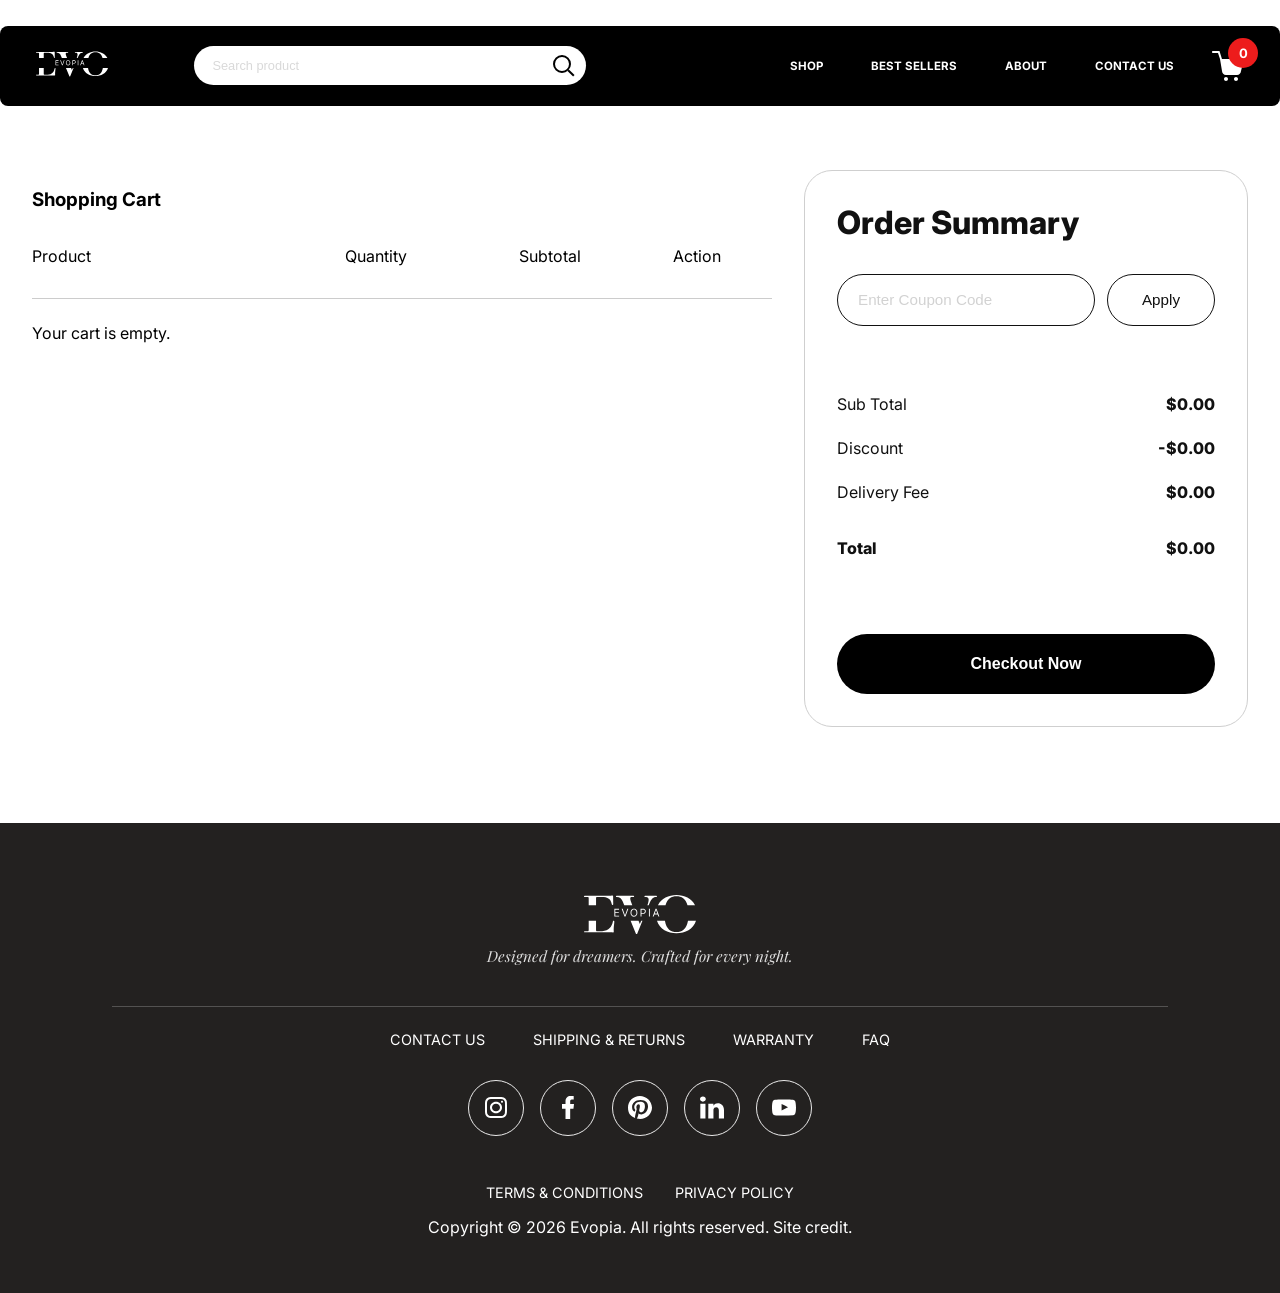
<file: cart.html>
<!DOCTYPE html>
<html lang="en">
<head>
    <meta charset="UTF-8">
    <meta name="viewport" content="width=device-width, initial-scale=1.0">
    <link rel="stylesheet" href="styles.css">

    <!--Fonts-->

    <!--Font: Playfair Display-->
    <link rel="preconnect" href="https://fonts.googleapis.com">
    <link rel="preconnect" href="https://fonts.gstatic.com" crossorigin>
    <link href="https://fonts.googleapis.com/css2?family=Amatic+SC:wght@400;700&family=Inter:ital,opsz,wght@0,14..32,100..900;1,14..32,100..900&family=Lora:ital,wght@0,400..700;1,400..700&family=Playfair+Display:ital,wght@0,400..900;1,400..900&display=swap" rel="stylesheet">
    
    <!--Font: Inter-->
    <link rel="preconnect" href="https://fonts.googleapis.com">
    <link rel="preconnect" href="https://fonts.gstatic.com" crossorigin>
    <link href="https://fonts.googleapis.com/css2?family=Amatic+SC:wght@400;700&family=Inter:ital,opsz,wght@0,14..32,100..900;1,14..32,100..900&family=Lora:ital,wght@0,400..700;1,400..700&family=Playfair+Display:ital,wght@0,400..900;1,400..900&display=swap" rel="stylesheet">
    <title>Evopia</title>
</head>
<body class="checkout-mobile">
        <!--Navigation bar-->
        <!--Logo-->
        <header class="navbar">
            <a href="index.html" class="logo" aria-label="Evopia home">
                <img src="ASSETS/evopia new logo.svg" class="logo-vector">
            </a>

        <!--hamburger menu button-->
            <button type="button" class="nav-toggle" aria-expanded="false" aria-controls="siteNav" aria-label="Open menu">
                <span></span>
                <span></span>
                <span></span>
            </button>

        <!--back button-->
            <button type="button" class="back-button" aria-label="Go back" onclick="history.back()">&#8592;</button>
            
        <!--Search bar-->
        <form class="search" role="search" autocomplete="off">
            <input type="search" id="siteSearch" placeholder="Search product">
            <button type="submit" aria-label="Search">
                <span class="search-icon"></span>
            </button>

            <div class="search-suggestions" id="searchSuggestions"></div>
        </form>

        <!--Navigation links-->
        <nav class="nav-links" aria-label="Main navigation">
            <a href="product.html">Shop</a>
            <a href="#">Best Sellers</a>
            <a href="#">About</a>
            <a href="#">Contact Us</a>
        </nav>

        <!--Cart icon-->
        <a href="cart.html" class="cart" aria-label="Cart">
            <img src="ASSETS/cart-svgrepo-com.svg" alt="cart" class="cart-icon">
            <span class="cart-count">0</span>
        </a>

        </header>

        <main class="cart-page">
            <section class="cart-layout">
                <section class="cart-list-section">
                    <h1>Shopping Cart</h1>

                    <div class="cart-table-head">
                        <p>Product</p>
                        <p>Quantity</p>
                        <p>Subtotal</p>
                        <p>Action</p>
                    </div>

                    <section data-cart-empty hidden>
                        <p>Your cart is empty.</p>
                    </section>

                    <section data-cart-items></section>
                </section>

                <aside class="cart-summary">
                    <h2 id="cart-summary-title">Order Summary</h2>
                    
                    <form class="cart-summary-coupon">
                        <label for="coupon-code" class="sr-only">Coupon code</label>
                        <input id="coupon-code" type="text" placeholder="Enter Coupon Code">
                        <button type="submit" id="apply-coupon-button">Apply</button>
                    </form>

                    <p class="coupon-feedback" data-coupon-feedback></p>

                    <ul class="cart-summary-lines">
                        <li class="cart-summary-row">
                            <span>Sub Total</span>
                            <strong data-cart-subtotal>$0.00</strong>
                        </li>

                        <li class="cart-summary-row">
                            <span>Discount</span>
                            <strong data-cart-discount>$0.00</strong>
                        </li>

                        <li class="cart-summary-row">
                            <span>Delivery Fee</span>
                            <strong data-cart-delivery>$20.00</strong>
                        </li>

                        <li class="cart-summary-row cart-summary-total">
                            <span>Total</span>
                            <strong data-cart-total>$0.00</strong>
                        </li>
                    </ul>

                    <p id="cartCheckoutFeedback" class="form-feedback"></p>

                    <button type="button" class="cart-checkout-button" id="cartCheckoutButton">Checkout Now</button>
            </section>
        </main>

        <!--Footer-->
    <footer class="site-footer">
        <div class="footer-brand">
            <img src="ASSETS/evopia new logo.svg" alt="Evopia" class="footer-logo">
            <p class="footer-tagline">Designed for dreamers. Crafted for every night.</p>
        </div>

        <div class="footer-divider"></div>

        <div class="footer-links">
            <a href="#">Contact Us</a>
            <a href="#">Shipping & Returns</a>
            <a href="#">Warranty</a>
            <a href="#">FAQ</a>
        </div>

        <div class="footer-socials">
            <a href="#" class="social-link" aria-label="Instagram">
                <img src="ASSETS/default_instagram.svg" class="social-icon social-icon-default">
                <img src="ASSETS/hover_instagram.svg" class="social-icon social-icon-hover">
            </a>

            <a href="#" class="social-link" aria-label="Facebook">
                <img src="ASSETS/default_facebook.svg" class="social-icon social-icon-default">
                <img src="ASSETS/hover_facebook.svg" class="social-icon social-icon-hover">
            </a>

            <a href="#" class="social-link" aria-label="Pinterest">
                <img src="ASSETS/default_pinterest.svg" class="social-icon social-icon-default">
                <img src="ASSETS/hover_pinterest.svg" class="social-icon social-icon-hover">
            </a>

            <a href="#" class="social-link" aria-label="LinkedIn">
                <img src="ASSETS/default_linkedin.svg" class="social-icon social-icon-default">
                <img src="ASSETS/hover_linkedin.svg" class="social-icon social-icon-hover">
            </a>
            <a href="#" class="social-link" aria-label="YouTube">
                <img src="ASSETS/default_youtube.svg" class="social-icon social-icon-default">
                <img src="ASSETS/hover_youtube.svg" class="social-icon social-icon-hover">
            </a>
        </div>

        <div class="footer-meta">
            <div class="footer-policies">
                <a href="#">Terms & Conditions</a>
                <a href="#">Privacy Policy</a>
            </div>
        </div>
        <p>Copyright © 2026 Evopia. All rights reserved. Site credit.</p>

    </footer>

    <nav class="mobile-bottom-nav" aria-label="Mobile quick navigation">
    <a href="index.html" class="mobile-bottom-link" aria-label="Home">
        <img src="ASSETS/home-svgrepo-com.svg" alt="" class="mobile-bottom-icon">
    </a>

    <a href="cart.html" class="mobile-bottom-link mobile-bottom-cart" aria-label="Cart">
        <img src="ASSETS/cart_mobile.svg" alt="" class="mobile-bottom-icon">
        <span class="mobile-bottom-count">0</span>
    </a>
    </nav>
    
    <script src="cart.js"></script>
    <script src="search.js"></script>
    <script src="hamburger.js"></script>
</body>
</html>
</file>
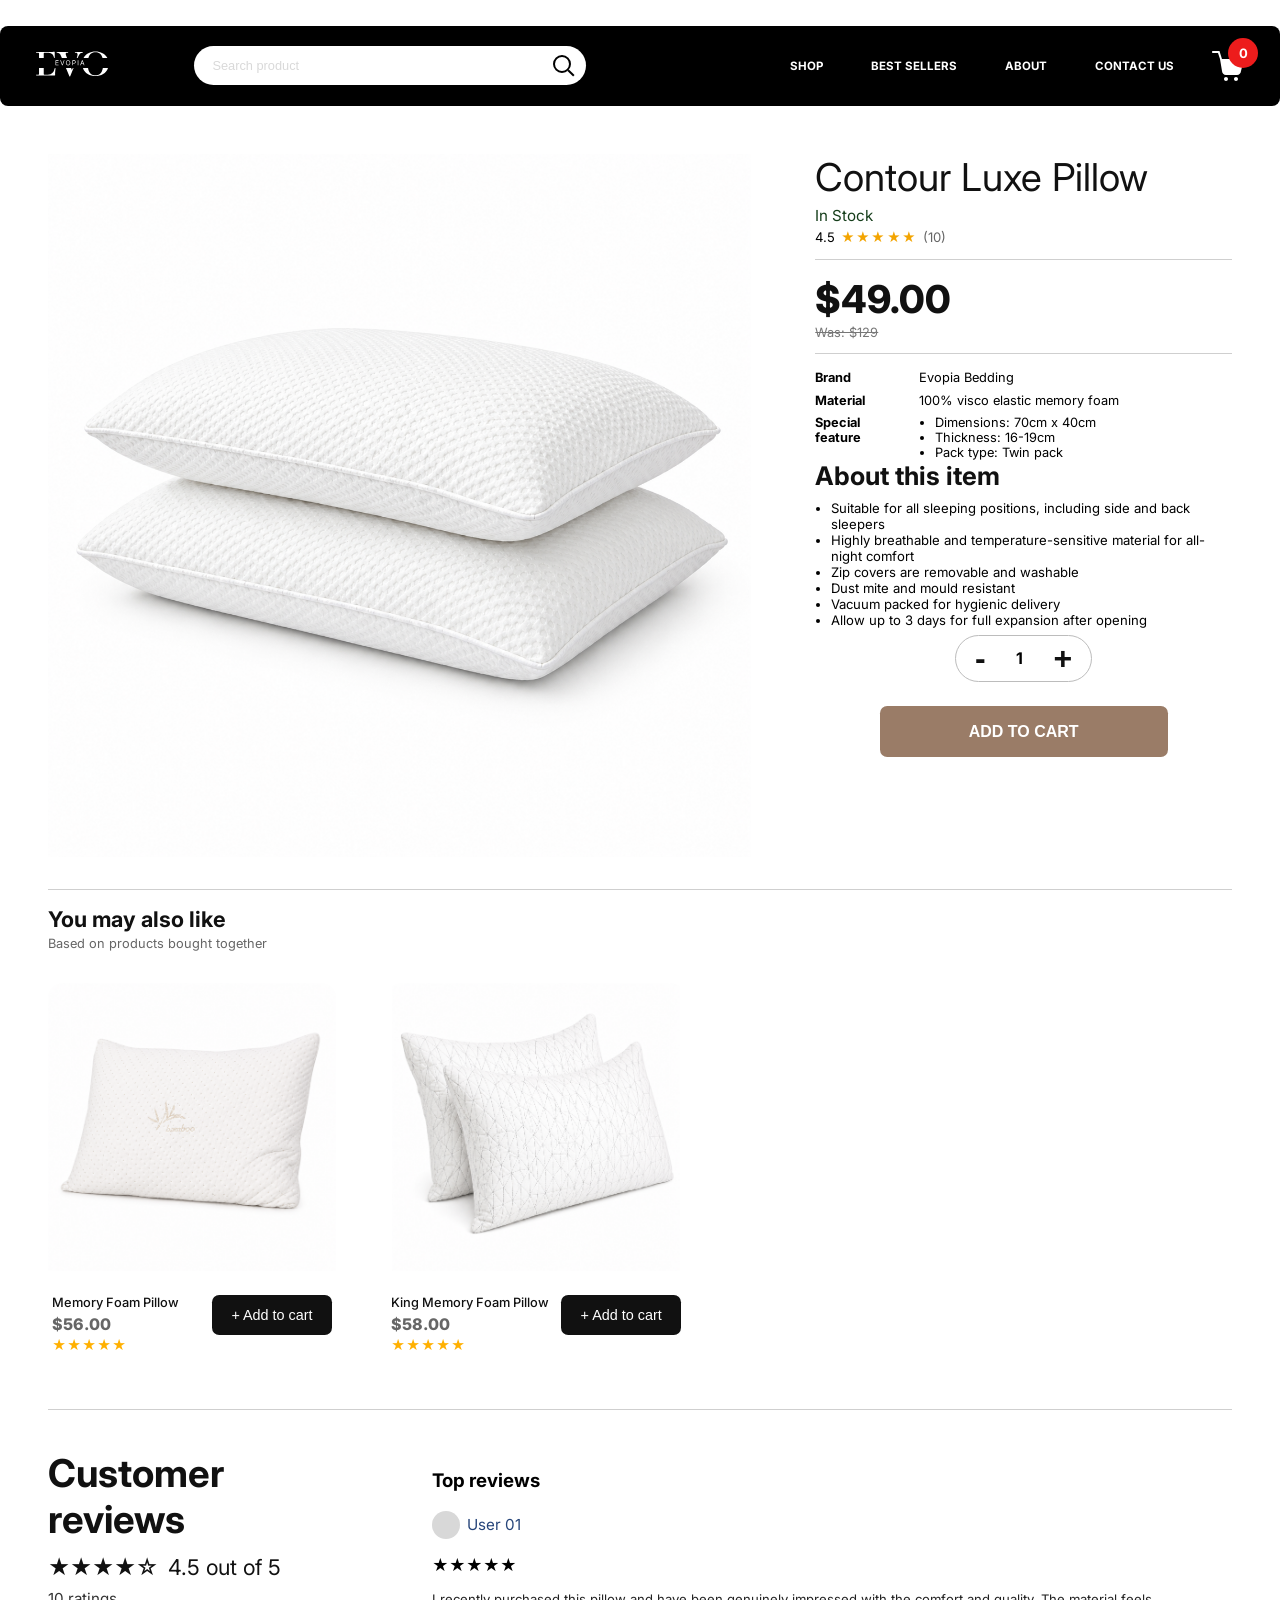
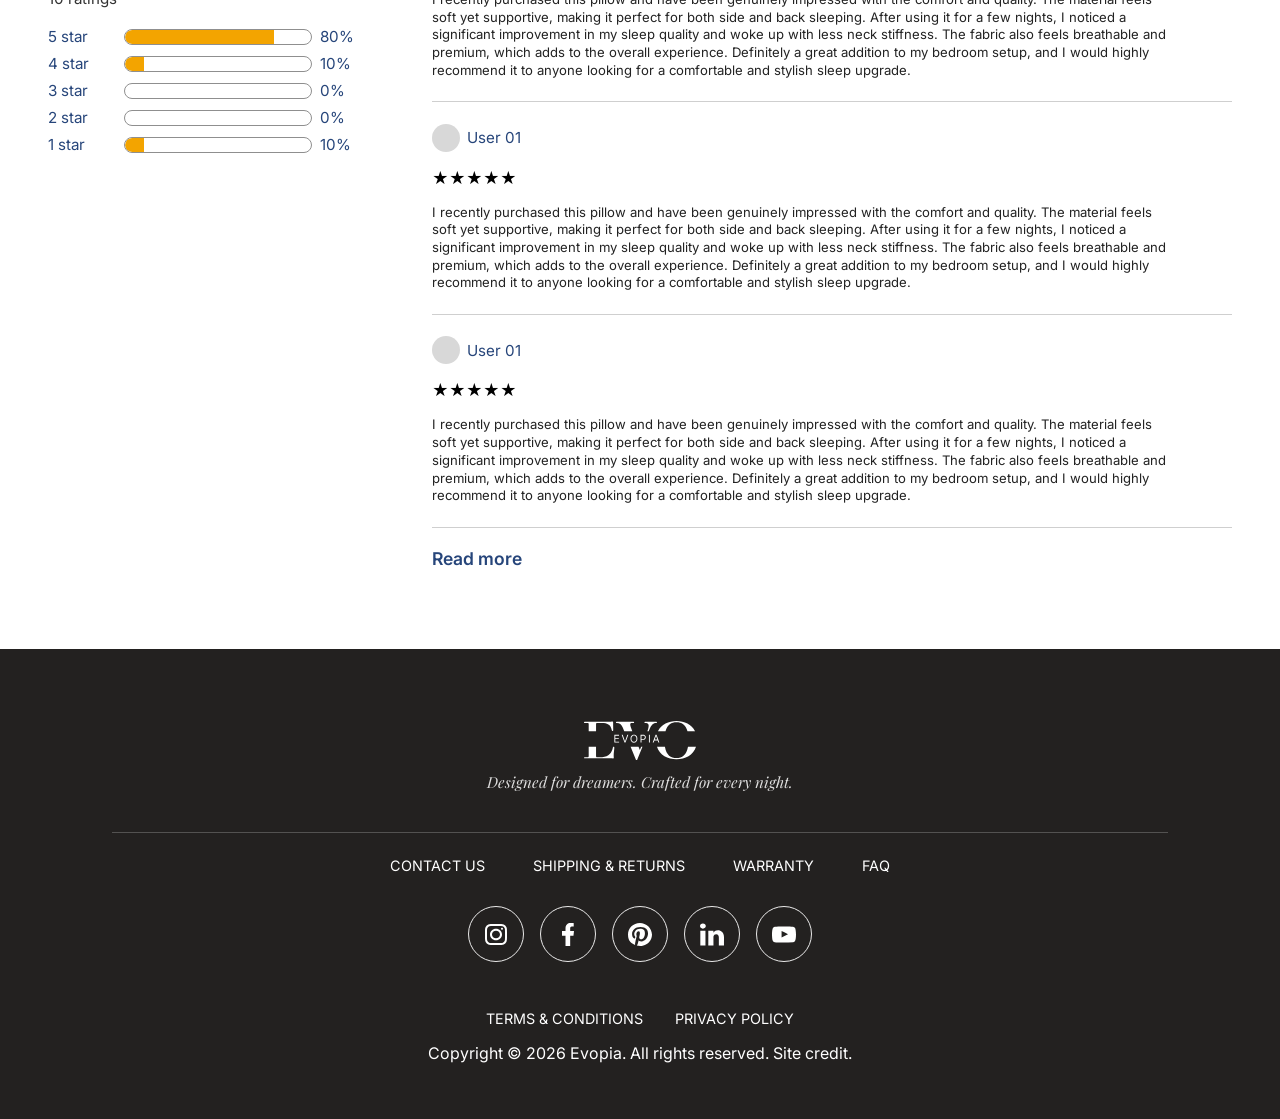
<file: contourLuxe.html>
<!DOCTYPE html>
<html lang="en">
<head>
    <meta charset="UTF-8">
    <meta name="viewport" content="width=device-width, initial-scale=1.0">
    <link rel="stylesheet" href="styles.css">

    <!--Fonts-->

    <!--Font: Playfair Display-->
    <link rel="preconnect" href="https://fonts.googleapis.com">
    <link rel="preconnect" href="https://fonts.gstatic.com" crossorigin>
    <link href="https://fonts.googleapis.com/css2?family=Amatic+SC:wght@400;700&family=Inter:ital,opsz,wght@0,14..32,100..900;1,14..32,100..900&family=Lora:ital,wght@0,400..700;1,400..700&family=Playfair+Display:ital,wght@0,400..900;1,400..900&display=swap" rel="stylesheet">
    
    <!--Font: Inter-->
    <link rel="preconnect" href="https://fonts.googleapis.com">
    <link rel="preconnect" href="https://fonts.gstatic.com" crossorigin>
    <link href="https://fonts.googleapis.com/css2?family=Amatic+SC:wght@400;700&family=Inter:ital,opsz,wght@0,14..32,100..900;1,14..32,100..900&family=Lora:ital,wght@0,400..700;1,400..700&family=Playfair+Display:ital,wght@0,400..900;1,400..900&display=swap" rel="stylesheet">
    <title>Evopia</title>
</head>
<body>
        <!--Navigation bar-->
        <!--Logo-->
        <header class="navbar">
            <a href="index.html" class="logo" aria-label="Evopia home">
                <img src="ASSETS/evopia new logo.svg" class="logo-vector">
            </a>
        
        <!--hamburger menu button-->
            <button type="button" class="nav-toggle" aria-expanded="false" aria-controls="siteNav" aria-label="Open menu">
                <span></span>
                <span></span>
                <span></span>
            </button>

        <!--Search bar-->
        <form class="search" role="search" autocomplete="off">
            <input type="search" id="siteSearch" placeholder="Search product">
            <button type="submit" aria-label="Search">
                <span class="search-icon"></span>
            </button>

            <div class="search-suggestions" id="searchSuggestions"></div>
        </form>

        <!--Navigation links-->
        <nav class="nav-links" aria-label="Main navigation">
            <a href="product.html">Shop</a>
            <a href="#">Best Sellers</a>
            <a href="#">About</a>
            <a href="#">Contact Us</a>
        </nav>

        <!--Cart icon-->
        <a href="cart.html" class="cart" aria-label="Cart">
            <img src="ASSETS/cart-svgrepo-com.svg" alt="cart" class="cart-icon">
            <span class="cart-count">0</span>
        </a>
        </header>

        <main class="detail-page">
            <section class="detail-product">
                <figure class="detail-product-media">
                    <img src="ASSETS/contour luxe pillow.png" alt="King Memory Foam Pillow">
                </figure>

                <article class="detail-product-info">
                    <header class="detail-product-header">
                        <h1>Contour Luxe Pillow</h1>
                        <p class="detail-stock">In Stock</p>

                        <p class="detail-rating-row">
                            <span class="detail-rating-score">4.5</span>
                            <span class="detail-rating-stars">★★★★★</span>
                            <span class="detail-rating-count">(10)</span>
                        </p>
                    </header>

                    <hr class="detail-divider">

                    <section class="detail-pricing" aria-label="Pricing">
                        <p class="detail-price">$49.00</p>
                        <p class="detail-old-price">Was: $129</p>
                    </section>

                    <hr class="detail-divider">

                    <!--Spec Buttons-->
                    <div class="detail-mobile-tabs" aria-label="Product information tabs">
                        <button type="button" class="detail-mobile-tab is-active" data-detail-tab="description">Description</button>
                        <button type="button" class="detail-mobile-tab" data-detail-tab="about">About this product</button>
                    </div>

                    <!--Description-->
                    <section class="detail-specs detail-mobile-panel is-active" data-detail-panel="description" aria-labelledby="detail-specs-title">
                        <h2 id="detail-specs-title" class="sr-only">Product details</h2>

                        <dl class="detail-spec-list">
                            <dt>Brand</dt>
                            <dd>Evopia Bedding</dd>

                            <dt>Material</dt>
                            <dd>100% visco elastic memory foam</dd>

                            <dt>Special feature</dt>
                            <dd>
                                <ul>
                                    <li>Dimensions: 70cm x 40cm</li>
                                    <li>Thickness: 16-19cm</li>
                                    <li>Pack type: Twin pack</li>
                                </ul>
                            </dd>
                        </dl>
                    </section>

                    <section class="detail-about detail-mobile-panel" data-detail-panel="about" aria-labelledby="detail-about-title">
                        <h2 id="detail-about-title">About this item</h2>
                        <ul>
                            <li>Suitable for all sleeping positions, including side and back sleepers</li>
                            <li>Highly breathable and temperature-sensitive material for all-night comfort</li>
                            <li>Zip covers are removable and washable</li>
                            <li>Dust mite and mould resistant</li>
                            <li>Vacuum packed for hygienic delivery</li>
                            <li>Allow up to 3 days for full expansion after opening</li>
                        </ul>
                    </section>

                    <section class="detail-actions" aria-label="Purchase options">
                        <p class="detail-qty" aria-label="Quantity selector">
                            <button type="button" class="detail-qty-btn">-</button>
                            <span class="detail-qty-value">1</span>
                            <button type="button" class="detail-qty-btn">+</button>
                        </p>

                        <button type="button" class="detail-cart-button" data-product-id="contour-luxe-pillow" data-name="Contour Luxe Pillow" data-price="49" data-image="ASSETS/contour luxe pillow.png">Add to Cart</button>
                    </section>
                </article>
            </section>

            <section class="detail-related" aria-labelledby="detail-related-title">
                <hr class="detail-divider">
                <h2 id="detail-related-title">You may also like</h2>
                <p>Based on products bought together</p>

                <ul class="detail-related-list">
                    <li class="detail-related-item">
                        <!--Memory Foam Pillow-->
                        <a href="memoryFoam.html" class="product-card" data-product-id="memory-foam-pillow" data-category="memory-foam-medium" data-price="56" data-order="3" data-name="Memory Foam Pillow" data-image="ASSETS/memory foam pillow.png">
                            <article>
                                <div class="product-card-media">
                                    <img src="ASSETS/memory foam pillow.png">
                                </div>
                                <div class="product-card-meta">
                                    <div>
                                        <h3>Memory Foam Pillow</h3>
                                        <p class="product-card-price">$56.00</p>
                                        <p class="product-card-rating">★★★★★</p>
                                    </div>

                                    <button class="product-card-cart" type="button" aria-label="Add Memory Foam Pillow to cart">
                                        <span>+ Add to cart</span>
                                    </button>
                                </div>
                            </article>
                        </a>
                    </li>
                    <li class="detail-related-item">
                        <!--King Memory Foam Pillow-->
                        <a href="kingMemoryFoam.html" class="product-card" data-product-id="king-memory-foam-pillow" data-category="memory-foam-king" data-price="58" data-order="4" data-name="King Memory Foam Pillow" data-image="ASSETS/king memory foam pillow.png">
                            <article>
                                <div class="product-card-media">
                                    <img src="ASSETS/king memory foam pillow.png">
                                </div>
                                <div class="product-card-meta">
                                    <div>
                                        <h3>King Memory Foam Pillow</h3>
                                        <p class="product-card-price">$58.00</p>
                                        <p class="product-card-rating">★★★★★</p>
                                    </div>
                                    <button class="product-card-cart" type="button" aria-label="Add Memory Foam Pillow to cart">
                                        <span>+ Add to cart</span>
                                    </button>                        
                            </article>
                        </a>
                    </li>
                </ul>
            </section>
            
            <!--Reviews-->
            <section class="detail-reviews" aria-labelledby="detail-reviews-title">
                <hr class="detail-divider">
                
                <div class="detail-reviews-layout">
                    <aside class="detail-reviews-summary">
                        <h2 id="detail-reviews-title">Customer reviews</h2>

                        <p class="detail-reviews-score">
                            <span class="detail-reviews-stars">★★★★☆</span>
                            <span>4.5 out of 5</span>
                        </p>

                        <p class="detail-reviews-count">10 ratings</p>

                        <dl class="detail-reviews-breakdown">
                            
                            <!--Detail review diagram-->
                            <div class="detail-reviews-row">
                                <dt>5 star</dt>
                                <dd>
                                    <span class="detail-reviews-bar">
                                        <span class="detail-reviews-fill" style="width: 80%;"></span>
                                    </span>
                                    <span>80%</span>
                                </dd>
                            </div>

                            <div class="detail-reviews-row">
                                <dt>4 star</dt>
                                <dd>
                                    <span class="detail-reviews-bar">
                                        <span class="detail-reviews-fill" style="width: 10%;"></span>
                                    </span>
                                    <span>10%</span>
                                </dd>
                            </div>

                            <div class="detail-reviews-row">
                                <dt>3 star</dt>
                                <dd>
                                    <span class="detail-reviews-bar">
                                        <span class="detail-reviews-fill" style="width: 0%"></span>
                                    </span>
                                    <span>0%</span>
                                </dd>
                            </div>

                            <div class="detail-reviews-row">
                                <dt>2 star</dt>
                                <dd>
                                    <span class="detail-reviews-bar">
                                        <span class="detail-reviews-fill" style="width: 0%"></span>
                                    </span>
                                    <span>0%</span>
                                </dd>
                            </div>

                            <div class="detail-reviews-row">
                                <dt>1 star</dt>
                                <dd>
                                    <span class="detail-reviews-bar">
                                            <span class="detail-reviews-fill" style="width:10%"></span>
                                        </span>
                                    </span>
                                    <span>10%</span>
                                </dd>
                            </div>
                        </dl>
                    </aside>

                    <section class="detail-top-reviews" arialabelledby="detail-top-reviews-title">
                        <h3 id="detail-top-reviews-title">Top reviews</h3>

                    <article class="detail-review-card">
                        <header class="detail-review-header">
                            <span class="detail-review-avatar" aria-hidden="true"></span>
                            <p class="detail-review-user">User 01</p>
                        </header>

                        <p class="detail-reviews-stars">★★★★★</p>

                        <p class="detail-review-copy">
                            I recently purchased this pillow and have been genuinely impressed with the comfort and quality. The material feels soft yet supportive, making it perfect for both side and back sleeping. After using it for a few nights, I noticed a significant improvement in my sleep quality and woke up with less neck stiffness. The fabric also feels breathable and premium, which adds to the overall experience. Definitely a great addition to my bedroom setup, and I would highly recommend it to anyone looking for a comfortable and stylish sleep upgrade.
                        </p>
                    </article>

                    <article class="detail-review-card">
                        <header class="detail-review-header">
                            <span class="detail-review-avatar" aria-hidden="true"></span>
                            <p class="detail-review-user">User 01</p>
                        </header>

                        <p class="detail-reviews-stars">★★★★★</p>

                        <p class="detail-review-copy">
                            I recently purchased this pillow and have been genuinely impressed with the comfort and quality. The material feels soft yet supportive, making it perfect for both side and back sleeping. After using it for a few nights, I noticed a significant improvement in my sleep quality and woke up with less neck stiffness. The fabric also feels breathable and premium, which adds to the overall experience. Definitely a great addition to my bedroom setup, and I would highly recommend it to anyone looking for a comfortable and stylish sleep upgrade.
                        </p>
                    </article>

                    <article class="detail-review-card">
                        <header class="detail-review-header">
                            <span class="detail-review-avatar" aria-hidden="true"></span>
                            <p class="detail-review-user">User 01</p>
                        </header>

                        <p class="detail-reviews-stars">★★★★★</p>

                        <p class="detail-review-copy">
                            I recently purchased this pillow and have been genuinely impressed with the comfort and quality. The material feels soft yet supportive, making it perfect for both side and back sleeping. After using it for a few nights, I noticed a significant improvement in my sleep quality and woke up with less neck stiffness. The fabric also feels breathable and premium, which adds to the overall experience. Definitely a great addition to my bedroom setup, and I would highly recommend it to anyone looking for a comfortable and stylish sleep upgrade.
                        </p>
                    </article>

                    <a href="#" class="detail-reviews-link"></a>
                    </section>
                </div>
            </section>
        </main>

            <!--Footer-->
    <footer class="site-footer">
        <div class="footer-brand">
            <img src="ASSETS/evopia new logo.svg" alt="Evopia" class="footer-logo">
            <p class="footer-tagline">Designed for dreamers. Crafted for every night.</p>
        </div>

        <div class="footer-divider"></div>

        <div class="footer-links">
            <a href="#">Contact Us</a>
            <a href="#">Shipping & Returns</a>
            <a href="#">Warranty</a>
            <a href="#">FAQ</a>
        </div>

        <div class="footer-socials">
            <a href="#" class="social-link" aria-label="Instagram">
                <img src="ASSETS/default_instagram.svg" class="social-icon social-icon-default">
                <img src="ASSETS/hover_instagram.svg" class="social-icon social-icon-hover">
            </a>

            <a href="#" class="social-link" aria-label="Facebook">
                <img src="ASSETS/default_facebook.svg" class="social-icon social-icon-default">
                <img src="ASSETS/hover_facebook.svg" class="social-icon social-icon-hover">
            </a>

            <a href="#" class="social-link" aria-label="Pinterest">
                <img src="ASSETS/default_pinterest.svg" class="social-icon social-icon-default">
                <img src="ASSETS/hover_pinterest.svg" class="social-icon social-icon-hover">
            </a>

            <a href="#" class="social-link" aria-label="LinkedIn">
                <img src="ASSETS/default_linkedin.svg" class="social-icon social-icon-default">
                <img src="ASSETS/hover_linkedin.svg" class="social-icon social-icon-hover">
            </a>
            <a href="#" class="social-link" aria-label="YouTube">
                <img src="ASSETS/default_youtube.svg" class="social-icon social-icon-default">
                <img src="ASSETS/hover_youtube.svg" class="social-icon social-icon-hover">
            </a>
        </div>

        <div class="footer-meta">
            <div class="footer-policies">
                <a href="#">Terms & Conditions</a>
                <a href="#">Privacy Policy</a>
            </div>
        </div>
        <p>Copyright © 2026 Evopia. All rights reserved. Site credit.</p>

    </footer>

    <nav class="mobile-bottom-nav" aria-label="Mobile quick navigation">
        <a href="index.html" class="mobile-bottom-link" aria-label="Home">
            <img src="ASSETS/home-svgrepo-com.svg" alt="" class="mobile-bottom-icon">
        </a>

        <a href="cart.html" class="mobile-bottom-link mobile-bottom-cart" aria-label="Cart">
            <img src="ASSETS/cart_mobile.svg" alt="" class="mobile-bottom-icon">
            <span class="mobile-bottom-count">0</span>
        </a>
    </nav>

    <script src="cart.js"></script>
    <script src="search.js"></script>
    <script src="hamburger.js"></script>
    <script src="detailTabs.js"></script>
</body>
</html>
</file>
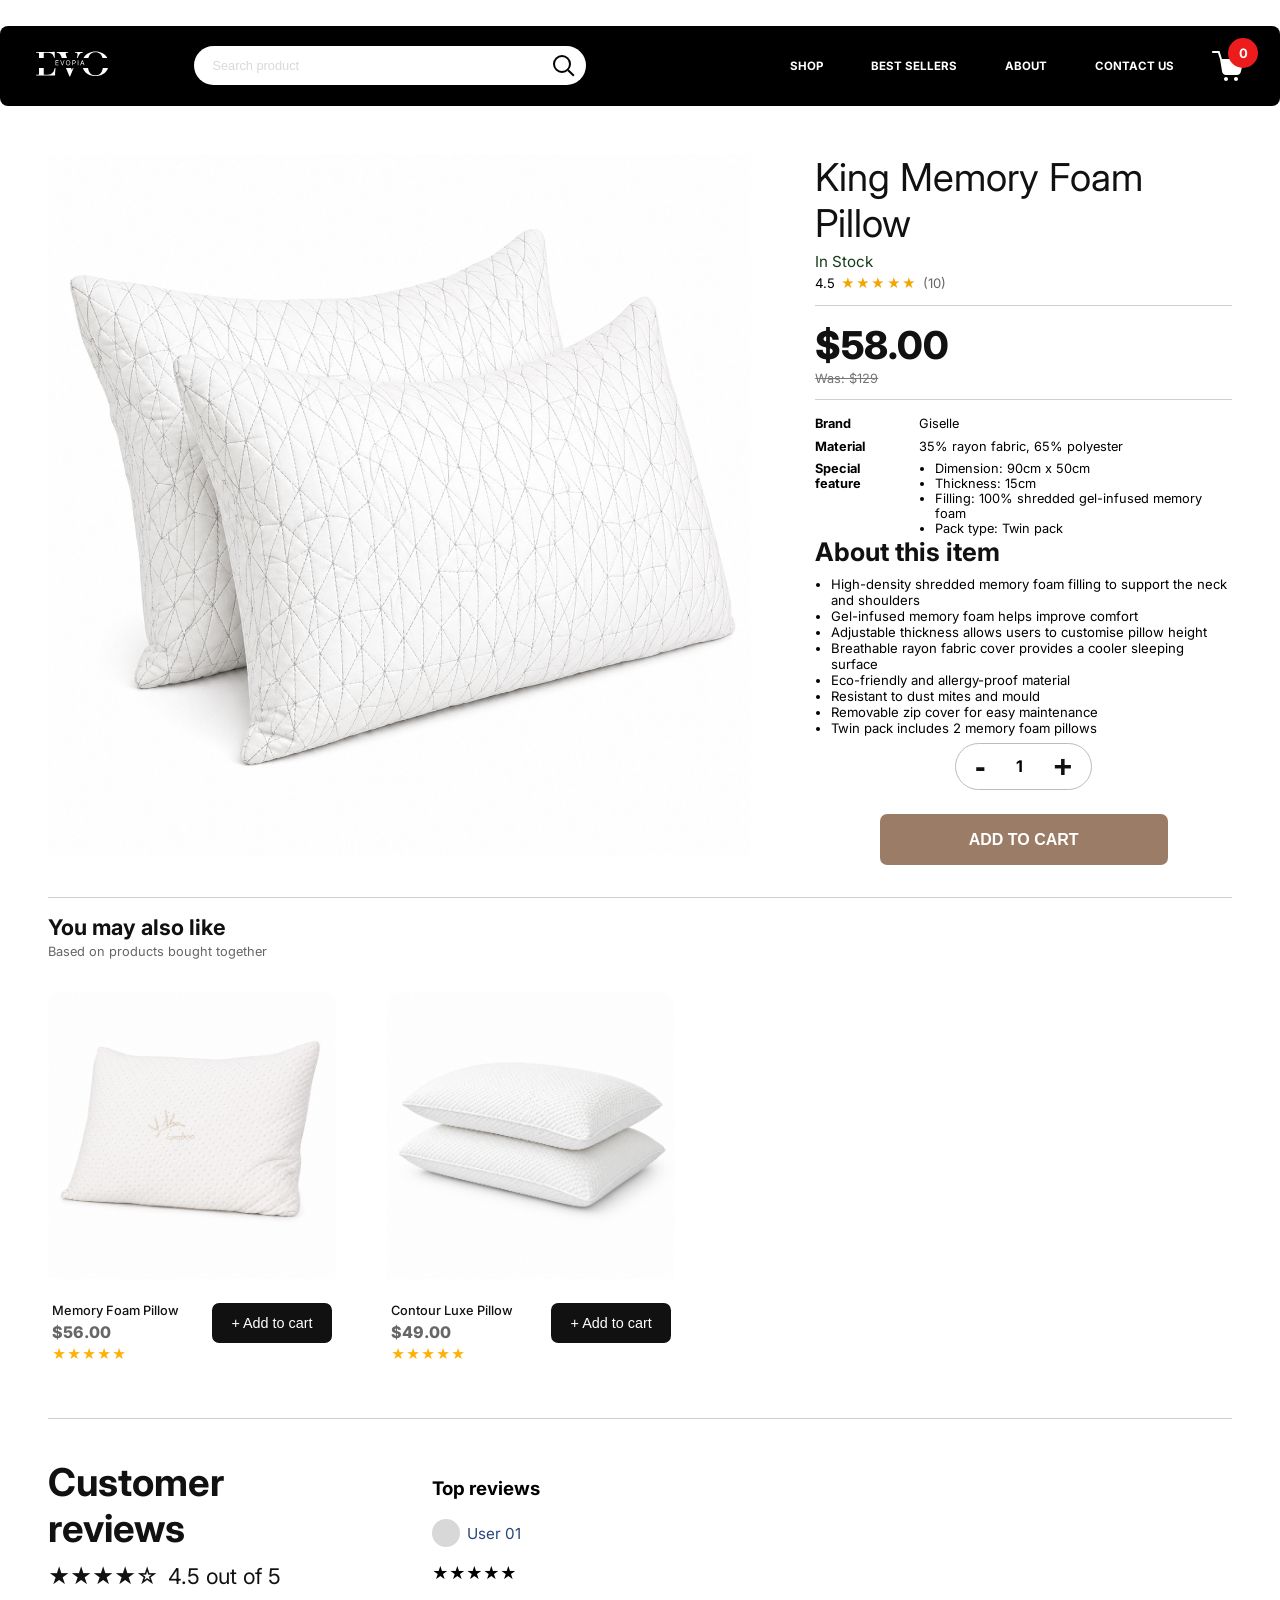
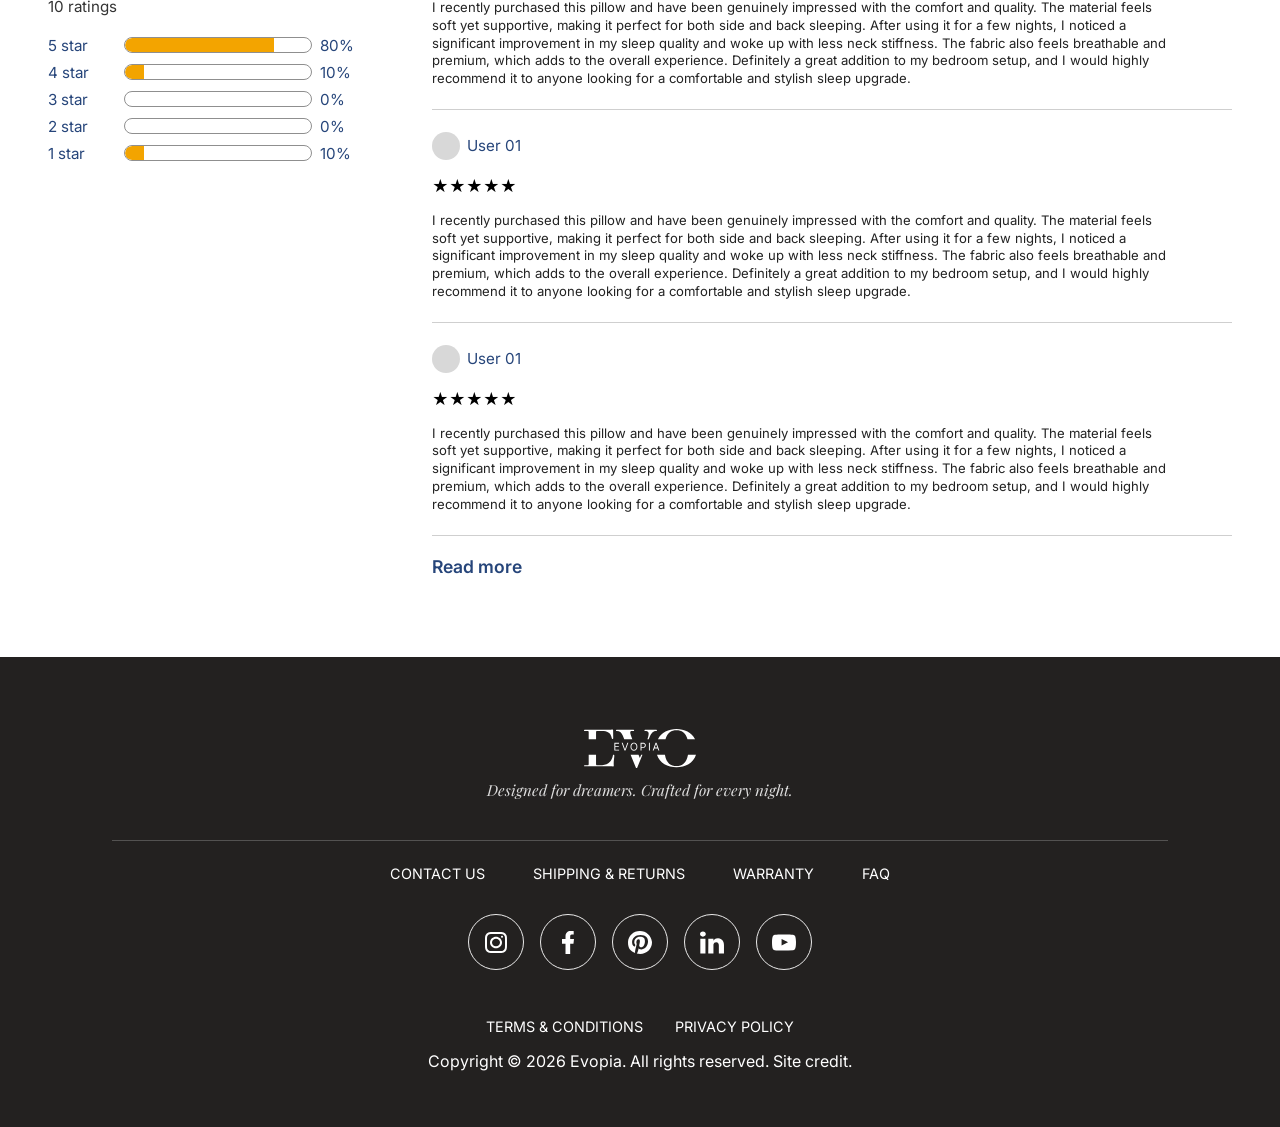
<file: kingMemoryFoam.html>
<!DOCTYPE html>
<html lang="en">
<head>
    <meta charset="UTF-8">
    <meta name="viewport" content="width=device-width, initial-scale=1.0">
    <link rel="stylesheet" href="styles.css">

    <!--Fonts-->

    <!--Font: Playfair Display-->
    <link rel="preconnect" href="https://fonts.googleapis.com">
    <link rel="preconnect" href="https://fonts.gstatic.com" crossorigin>
    <link href="https://fonts.googleapis.com/css2?family=Amatic+SC:wght@400;700&family=Inter:ital,opsz,wght@0,14..32,100..900;1,14..32,100..900&family=Lora:ital,wght@0,400..700;1,400..700&family=Playfair+Display:ital,wght@0,400..900;1,400..900&display=swap" rel="stylesheet">
    
    <!--Font: Inter-->
    <link rel="preconnect" href="https://fonts.googleapis.com">
    <link rel="preconnect" href="https://fonts.gstatic.com" crossorigin>
    <link href="https://fonts.googleapis.com/css2?family=Amatic+SC:wght@400;700&family=Inter:ital,opsz,wght@0,14..32,100..900;1,14..32,100..900&family=Lora:ital,wght@0,400..700;1,400..700&family=Playfair+Display:ital,wght@0,400..900;1,400..900&display=swap" rel="stylesheet">
    <title>Evopia</title>
</head>
<body>
        <!--Navigation bar-->
        <!--Logo-->
        <header class="navbar">
            <a href="index.html" class="logo" aria-label="Evopia home">
                <img src="ASSETS/evopia new logo.svg" class="logo-vector">
            </a>

        <!--hamburger menu button-->
            <button type="button" class="nav-toggle" aria-expanded="false" aria-controls="siteNav" aria-label="Open menu">
                <span></span>
                <span></span>
                <span></span>
            </button>

        <!--Search bar-->
        <form class="search" role="search" autocomplete="off">
            <input type="search" id="siteSearch" placeholder="Search product">
            <button type="submit" aria-label="Search">
                <span class="search-icon"></span>
            </button>

            <div class="search-suggestions" id="searchSuggestions"></div>
        </form>

        <!--Navigation links-->
        <nav class="nav-links" aria-label="Main navigation">
            <a href="product.html">Shop</a>
            <a href="#">Best Sellers</a>
            <a href="#">About</a>
            <a href="#">Contact Us</a>
        </nav>

        <!--Cart icon-->
        <a href="cart.html" class="cart" aria-label="Cart">
            <img src="ASSETS/cart-svgrepo-com.svg" alt="cart" class="cart-icon">
            <span class="cart-count">0</span>
        </a>
        </header>

        <main class="detail-page">
            <section class="detail-product">
                <figure class="detail-product-media">
                    <img src="ASSETS/king memory foam pillow.png" alt="King Memory Foam Pillow">
                </figure>

                <article class="detail-product-info">
                    <header class="detail-product-header">
                        <h1>King Memory Foam Pillow</h1>
                        <p class="detail-stock">In Stock</p>

                        <p class="detail-rating-row">
                            <span class="detail-rating-score">4.5</span>
                            <span class="detail-rating-stars">★★★★★</span>
                            <span class="detail-rating-count">(10)</span>
                        </p>
                    </header>

                    <hr class="detail-divider">

                    <section class="detail-pricing" aria-label="Pricing">
                        <p class="detail-price">$58.00</p>
                        <p class="detail-old-price">Was: $129</p>
                    </section>

                    <hr class="detail-divider">
                    
                    <!--Spec Buttons-->
                    <div class="detail-mobile-tabs" aria-label="Product information tabs">
                        <button type="button" class="detail-mobile-tab is-active" data-detail-tab="description">Description</button>
                        <button type="button" class="detail-mobile-tab" data-detail-tab="about">About this product</button>
                    </div>

                    <!--Description-->
                    <section class="detail-specs detail-mobile-panel is-active" data-detail-panel="description" aria-labelledby="detail-specs-title">
                        <h2 id="detail-specs-title" class="sr-only">Product details</h2>

                        <dl class="detail-spec-list">
                            <dt>Brand</dt>
                            <dd>Giselle</dd>

                            <dt>Material</dt>
                            <dd>35% rayon fabric, 65% polyester</dd>

                            <dt>Special feature</dt>
                            <dd>
                                <ul>
                                    <li>Dimension: 90cm x 50cm</li>
                                    <li>Thickness: 15cm</li>
                                    <li>Filling: 100% shredded gel-infused memory foam</li>
                                    <li>Pack type: Twin pack</li>
                                </ul>
                            </dd>
                        </dl>
                    </section>

                    <section class="detail-about data-mobile-panel" data-detail-panel="about" aria-labelledby="detail-about-title">
                        <h2 id="detail-about-title">About this item</h2>
                        <ul>
                            <li>High-density shredded memory foam filling to support the neck and shoulders</li>
                            <li>Gel-infused memory foam helps improve comfort</li>
                            <li>Adjustable thickness allows users to customise pillow height</li>
                            <li>Breathable rayon fabric cover provides a cooler sleeping surface</li>
                            <li>Eco-friendly and allergy-proof material</li>
                            <li>Resistant to dust mites and mould</li>
                            <li>Removable zip cover for easy maintenance</li>
                            <li>Twin pack includes 2 memory foam pillows</li>
                        </ul>
                    </section>

                    <section class="detail-actions" aria-label="Purchase options">
                        <p class="detail-qty" aria-label="Quantity selector">
                            <button type="button" class="detail-qty-btn">-</button>
                            <span class="detail-qty-value">1</span>
                            <button type="button" class="detail-qty-btn">+</button>
                        </p>

                        <button type="button" class="detail-cart-button" data-product-id="king-memory-foam-pillow" data-name="King Memory Foam Pillow" data-price="58" data-image="ASSETS/king memory foam pillow.png">Add to Cart</button>
                    </section>
                </article>
            </section>

            <section class="detail-related" aria-labelledby="detail-related-title">
                <hr class="detail-divider">
                <h2 id="detail-related-title">You may also like</h2>
                <p>Based on products bought together</p>

                <ul class="detail-related-list">
                    <li class="detail-related-item">
                        <!--Memory Foam Pillow-->
                        <a href="memoryFoam.html" class="product-card" data-product-id="memory-foam-pillow" data-category="memory-foam-medium" data-price="56" data-order="3" data-name="Memory Foam Pillow" data-image="ASSETS/memory foam pillow.png">
                            <article>
                                <div class="product-card-media">
                                    <img src="ASSETS/memory foam pillow.png">
                                </div>
                                <div class="product-card-meta">
                                    <div>
                                        <h3>Memory Foam Pillow</h3>
                                        <p class="product-card-price">$56.00</p>
                                        <p class="product-card-rating">★★★★★</p>
                                    </div>

                                    <button class="product-card-cart" type="button" aria-label="Add Memory Foam Pillow to cart">
                                        <span>+ Add to cart</span>
                                    </button>
                                </div>
                            </article>
                        </a>
                    </li>
                    <li class="detail-related-item">
                        <!--Contour Luxe Pillow-->
                        <a href="contourLuxe.html" class="product-card" data-product-id="contour-luxe-pillow" data-category="memory-foam-medium" data-price="49" data-order="1" data-name="Contour Luxe Pillow" data-image="ASSETS/contour luxe pillow.png">
                            <article>
                                <div class="product-card-media">
                                    <img src="ASSETS/contour luxe pillow.png">
                                </div>

                                <div class="product-card-meta">
                                    <div>
                                        <h3>Contour Luxe Pillow</h3>
                                        <p class="product-card-price">$49.00</p>
                                        <p class="product-card-rating">★★★★★</p>
                                    </div>
                                    <button class="product-card-cart" type="button" aria-label="Add Memory Foam Pillow to cart">
                                        <span>+ Add to cart</span>
                                    </button>
                                </div>
                            </article>
                        </a>
                    </li>
                </ul>
            </section>
            
            <!--Reviews-->
            <section class="detail-reviews" aria-labelledby="detail-reviews-title">
                <hr class="detail-divider">
                
                <div class="detail-reviews-layout">
                    <aside class="detail-reviews-summary">
                        <h2 id="detail-reviews-title">Customer reviews</h2>

                        <p class="detail-reviews-score">
                            <span class="detail-reviews-stars">★★★★☆</span>
                            <span>4.5 out of 5</span>
                        </p>

                        <p class="detail-reviews-count">10 ratings</p>

                        <dl class="detail-reviews-breakdown">
                            
                            <!--Detail review diagram-->
                            <div class="detail-reviews-row">
                                <dt>5 star</dt>
                                <dd>
                                    <span class="detail-reviews-bar">
                                        <span class="detail-reviews-fill" style="width: 80%;"></span>
                                    </span>
                                    <span>80%</span>
                                </dd>
                            </div>

                            <div class="detail-reviews-row">
                                <dt>4 star</dt>
                                <dd>
                                    <span class="detail-reviews-bar">
                                        <span class="detail-reviews-fill" style="width: 10%;"></span>
                                    </span>
                                    <span>10%</span>
                                </dd>
                            </div>

                            <div class="detail-reviews-row">
                                <dt>3 star</dt>
                                <dd>
                                    <span class="detail-reviews-bar">
                                        <span class="detail-reviews-fill" style="width: 0%"></span>
                                    </span>
                                    <span>0%</span>
                                </dd>
                            </div>

                            <div class="detail-reviews-row">
                                <dt>2 star</dt>
                                <dd>
                                    <span class="detail-reviews-bar">
                                        <span class="detail-reviews-fill" style="width: 0%"></span>
                                    </span>
                                    <span>0%</span>
                                </dd>
                            </div>

                            <div class="detail-reviews-row">
                                <dt>1 star</dt>
                                <dd>
                                    <span class="detail-reviews-bar">
                                            <span class="detail-reviews-fill" style="width:10%"></span>
                                        </span>
                                    </span>
                                    <span>10%</span>
                                </dd>
                            </div>
                        </dl>
                    </aside>

                    <section class="detail-top-reviews" arialabelledby="detail-top-reviews-title">
                        <h3 id="detail-top-reviews-title">Top reviews</h3>

                    <article class="detail-review-card">
                        <header class="detail-review-header">
                            <span class="detail-review-avatar" aria-hidden="true"></span>
                            <p class="detail-review-user">User 01</p>
                        </header>

                        <p class="detail-reviews-stars">★★★★★</p>

                        <p class="detail-review-copy">
                            I recently purchased this pillow and have been genuinely impressed with the comfort and quality. The material feels soft yet supportive, making it perfect for both side and back sleeping. After using it for a few nights, I noticed a significant improvement in my sleep quality and woke up with less neck stiffness. The fabric also feels breathable and premium, which adds to the overall experience. Definitely a great addition to my bedroom setup, and I would highly recommend it to anyone looking for a comfortable and stylish sleep upgrade.
                        </p>
                    </article>

                    <article class="detail-review-card">
                        <header class="detail-review-header">
                            <span class="detail-review-avatar" aria-hidden="true"></span>
                            <p class="detail-review-user">User 01</p>
                        </header>

                        <p class="detail-reviews-stars">★★★★★</p>

                        <p class="detail-review-copy">
                            I recently purchased this pillow and have been genuinely impressed with the comfort and quality. The material feels soft yet supportive, making it perfect for both side and back sleeping. After using it for a few nights, I noticed a significant improvement in my sleep quality and woke up with less neck stiffness. The fabric also feels breathable and premium, which adds to the overall experience. Definitely a great addition to my bedroom setup, and I would highly recommend it to anyone looking for a comfortable and stylish sleep upgrade.
                        </p>
                    </article>

                    <article class="detail-review-card">
                        <header class="detail-review-header">
                            <span class="detail-review-avatar" aria-hidden="true"></span>
                            <p class="detail-review-user">User 01</p>
                        </header>

                        <p class="detail-reviews-stars">★★★★★</p>

                        <p class="detail-review-copy">
                            I recently purchased this pillow and have been genuinely impressed with the comfort and quality. The material feels soft yet supportive, making it perfect for both side and back sleeping. After using it for a few nights, I noticed a significant improvement in my sleep quality and woke up with less neck stiffness. The fabric also feels breathable and premium, which adds to the overall experience. Definitely a great addition to my bedroom setup, and I would highly recommend it to anyone looking for a comfortable and stylish sleep upgrade.
                        </p>
                    </article>

                    <a href="#" class="detail-reviews-link"></a>
                    </section>
                </div>
            </section>
        </main>

            <!--Footer-->
    <footer class="site-footer">
        <div class="footer-brand">
            <img src="ASSETS/evopia new logo.svg" alt="Evopia" class="footer-logo">
            <p class="footer-tagline">Designed for dreamers. Crafted for every night.</p>
        </div>

        <div class="footer-divider"></div>

        <div class="footer-links">
            <a href="#">Contact Us</a>
            <a href="#">Shipping & Returns</a>
            <a href="#">Warranty</a>
            <a href="#">FAQ</a>
        </div>

        <div class="footer-socials">
            <a href="#" class="social-link" aria-label="Instagram">
                <img src="ASSETS/default_instagram.svg" class="social-icon social-icon-default">
                <img src="ASSETS/hover_instagram.svg" class="social-icon social-icon-hover">
            </a>

            <a href="#" class="social-link" aria-label="Facebook">
                <img src="ASSETS/default_facebook.svg" class="social-icon social-icon-default">
                <img src="ASSETS/hover_facebook.svg" class="social-icon social-icon-hover">
            </a>

            <a href="#" class="social-link" aria-label="Pinterest">
                <img src="ASSETS/default_pinterest.svg" class="social-icon social-icon-default">
                <img src="ASSETS/hover_pinterest.svg" class="social-icon social-icon-hover">
            </a>

            <a href="#" class="social-link" aria-label="LinkedIn">
                <img src="ASSETS/default_linkedin.svg" class="social-icon social-icon-default">
                <img src="ASSETS/hover_linkedin.svg" class="social-icon social-icon-hover">
            </a>
            <a href="#" class="social-link" aria-label="YouTube">
                <img src="ASSETS/default_youtube.svg" class="social-icon social-icon-default">
                <img src="ASSETS/hover_youtube.svg" class="social-icon social-icon-hover">
            </a>
        </div>

        <div class="footer-meta">
            <div class="footer-policies">
                <a href="#">Terms & Conditions</a>
                <a href="#">Privacy Policy</a>
            </div>
        </div>
        <p>Copyright © 2026 Evopia. All rights reserved. Site credit.</p>

    </footer>

    <nav class="mobile-bottom-nav" aria-label="Mobile quick navigation">
        <a href="index.html" class="mobile-bottom-link" aria-label="Home">
            <img src="ASSETS/home-svgrepo-com.svg" alt="" class="mobile-bottom-icon">
        </a>

        <a href="cart.html" class="mobile-bottom-link mobile-bottom-cart" aria-label="Cart">
            <img src="ASSETS/cart_mobile.svg" alt="" class="mobile-bottom-icon">
            <span class="mobile-bottom-count">0</span>
        </a>
    </nav>

    <script src="cart.js"></script>
    <script src="search.js"></script>
    <script src="hamburger.js"></script>
    <script src="detailTabs.js"></script>
</body>
</html>
</file>
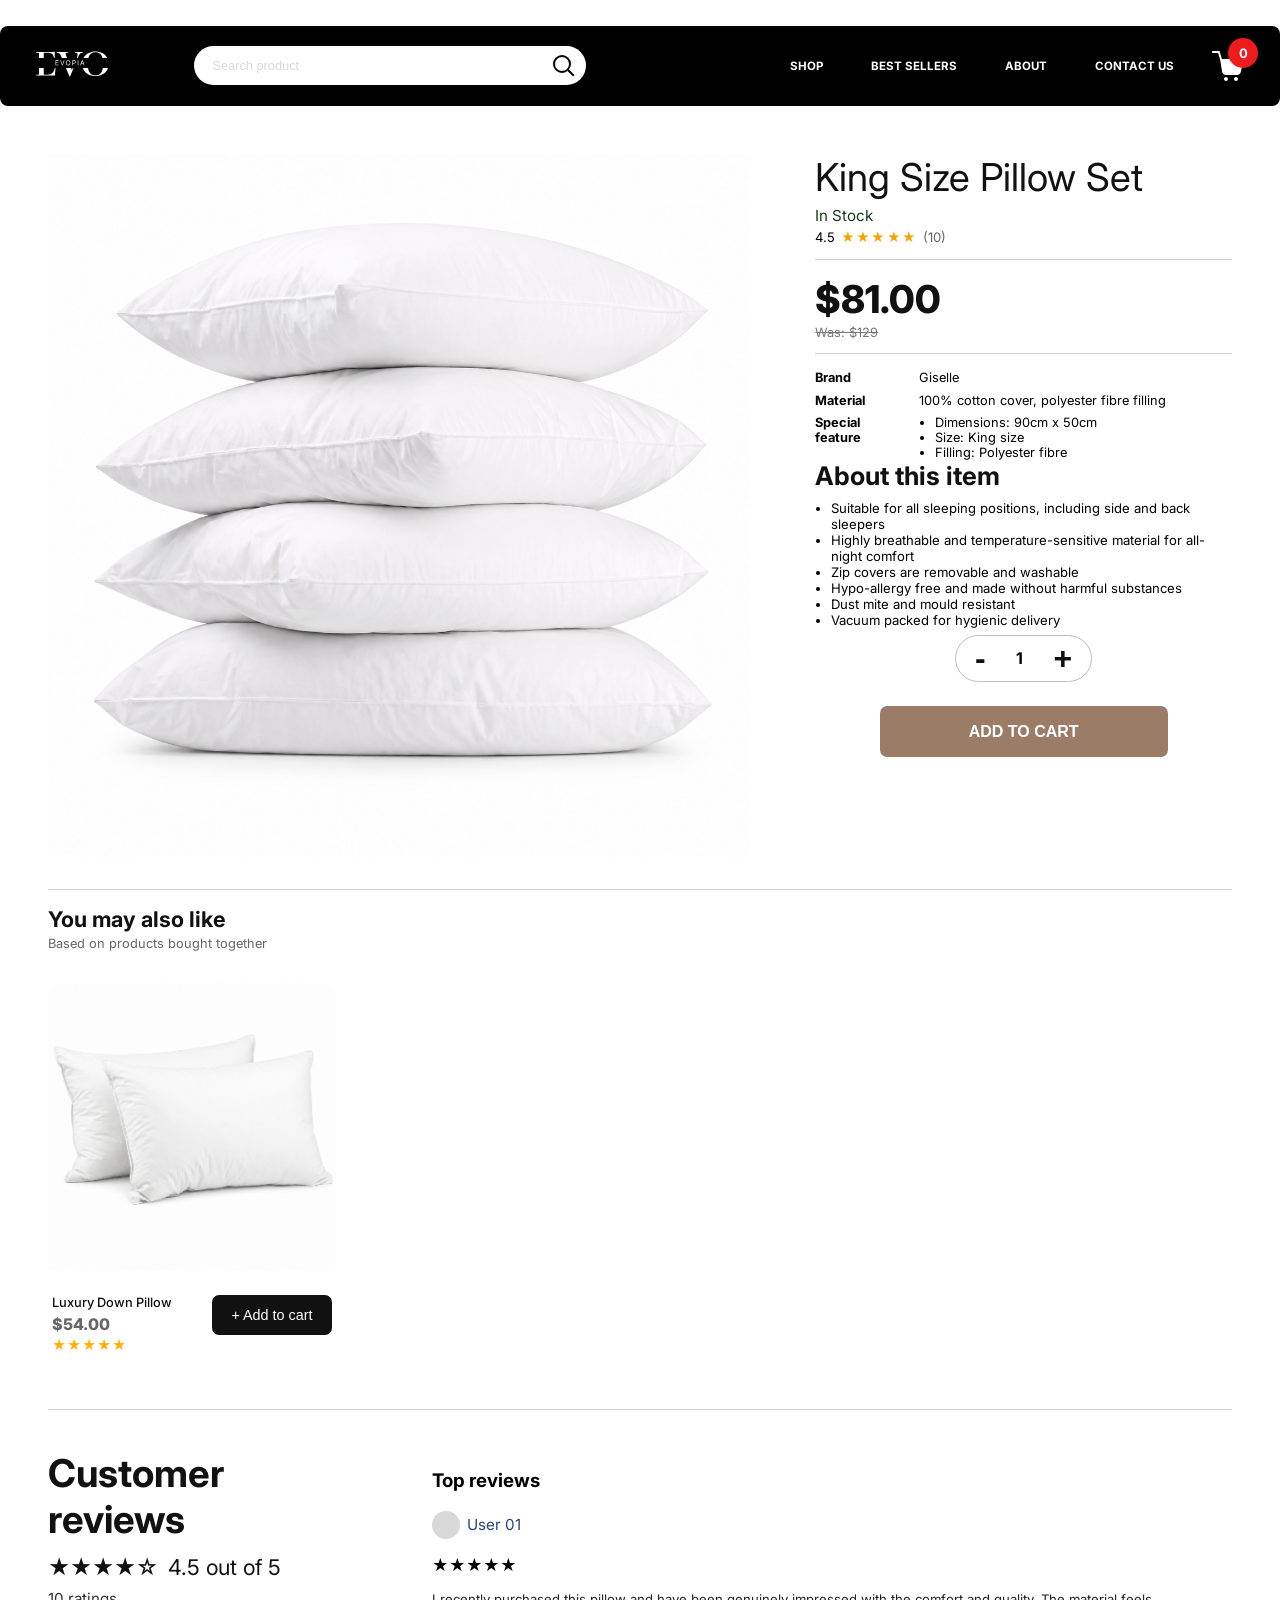
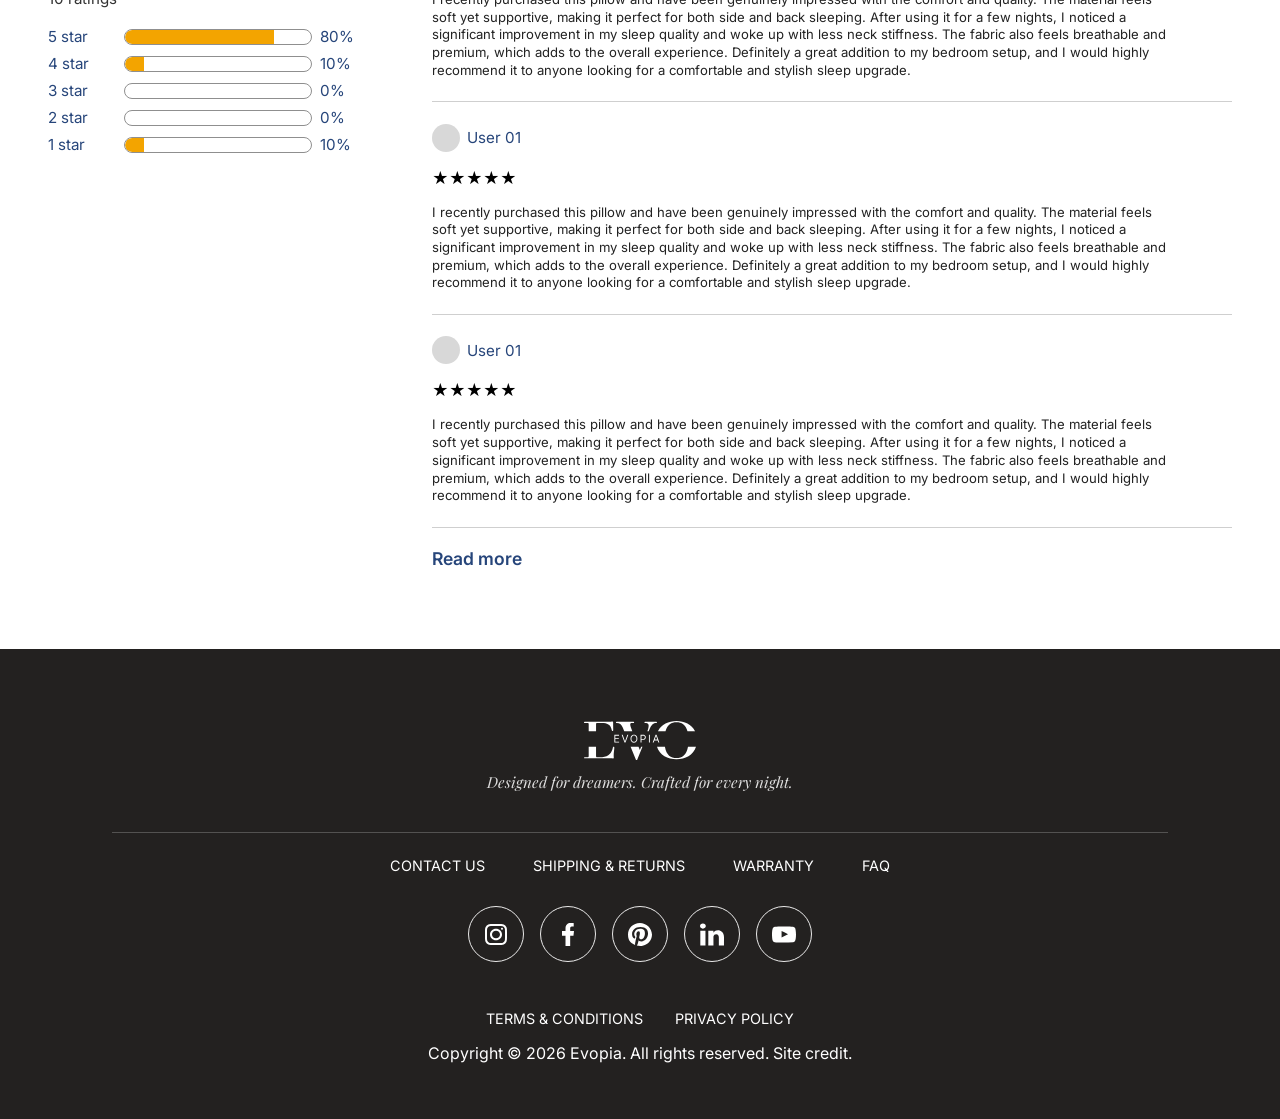
<file: kingSet.html>
<!DOCTYPE html>
<html lang="en">
<head>
    <meta charset="UTF-8">
    <meta name="viewport" content="width=device-width, initial-scale=1.0">
    <link rel="stylesheet" href="styles.css">

    <!--Fonts-->

    <!--Font: Playfair Display-->
    <link rel="preconnect" href="https://fonts.googleapis.com">
    <link rel="preconnect" href="https://fonts.gstatic.com" crossorigin>
    <link href="https://fonts.googleapis.com/css2?family=Amatic+SC:wght@400;700&family=Inter:ital,opsz,wght@0,14..32,100..900;1,14..32,100..900&family=Lora:ital,wght@0,400..700;1,400..700&family=Playfair+Display:ital,wght@0,400..900;1,400..900&display=swap" rel="stylesheet">
    
    <!--Font: Inter-->
    <link rel="preconnect" href="https://fonts.googleapis.com">
    <link rel="preconnect" href="https://fonts.gstatic.com" crossorigin>
    <link href="https://fonts.googleapis.com/css2?family=Amatic+SC:wght@400;700&family=Inter:ital,opsz,wght@0,14..32,100..900;1,14..32,100..900&family=Lora:ital,wght@0,400..700;1,400..700&family=Playfair+Display:ital,wght@0,400..900;1,400..900&display=swap" rel="stylesheet">
    <title>Evopia</title>
</head>
<body>
        <!--Navigation bar-->
        <!--Logo-->
        <header class="navbar">
            <a href="index.html" class="logo" aria-label="Evopia home">
                <img src="ASSETS/evopia new logo.svg" class="logo-vector">
            </a>

        <!--hamburger menu button-->
            <button type="button" class="nav-toggle" aria-expanded="false" aria-controls="siteNav" aria-label="Open menu">
                <span></span>
                <span></span>
                <span></span>
            </button>

        <!--Search bar-->
        <form class="search" role="search" autocomplete="off">
            <input type="search" id="siteSearch" placeholder="Search product">
            <button type="submit" aria-label="Search">
                <span class="search-icon"></span>
            </button>

            <div class="search-suggestions" id="searchSuggestions"></div>
        </form>

        <!--Navigation links-->
        <nav class="nav-links" aria-label="Main navigation">
            <a href="product.html">Shop</a>
            <a href="#">Best Sellers</a>
            <a href="#">About</a>
            <a href="#">Contact Us</a>
        </nav>

        <!--Cart icon-->
        <a href="cart.html" class="cart" aria-label="Cart">
            <img src="ASSETS/cart-svgrepo-com.svg" alt="cart" class="cart-icon">
            <span class="cart-count">0</span>
        </a>
        </header>

        <main class="detail-page">
            <section class="detail-product">
                <figure class="detail-product-media">
                    <img src="ASSETS/king set.png" alt="King Size Pillow Set">
                </figure>

                <article class="detail-product-info">
                    <header class="detail-product-header">
                        <h1>King Size Pillow Set</h1>
                        <p class="detail-stock">In Stock</p>

                        <p class="detail-rating-row">
                            <span class="detail-rating-score">4.5</span>
                            <span class="detail-rating-stars">★★★★★</span>
                            <span class="detail-rating-count">(10)</span>
                        </p>
                    </header>

                    <hr class="detail-divider">

                    <section class="detail-pricing" aria-label="Pricing">
                        <p class="detail-price">$81.00</p>
                        <p class="detail-old-price">Was: $129</p>
                    </section>

                    <hr class="detail-divider">

                    <div class="detail-mobile-tabs" aria-label="Product information tabs">
                        <button type="button" class="detail-mobile-tab is-active" data-detail-tab="description">Description</button>
                        <button type="button" class="detail-mobile-tab" data-detail-tab="about">About this product</button>
                    </div>

                    <section class="detail-specs detail-mobile-panel is-active" data-detail-panel="description" aria-labelledby="detail-specs-title">
                        <h2 id="detail-specs-title" class="sr-only">Product details</h2>

                        <dl class="detail-spec-list">
                            <dt>Brand</dt>
                            <dd>Giselle</dd>

                            <dt>Material</dt>
                            <dd>100% cotton cover, polyester fibre filling</dd>

                            <dt>Special feature</dt>
                            <dd>
                                <ul>
                                    <li>Dimensions: 90cm x 50cm</li>
                                    <li>Size: King size</li>
                                    <li>Filling: Polyester fibre</li>
                                </ul>
                            </dd>
                        </dl>
                    </section>

                    <section class="detail-about detail-mobile-panel" data-detail-panel="about" aria-labelledby="detail-about-title">
                        <h2 id="detail-about-title">About this item</h2>
                        <ul>
                            <li>Suitable for all sleeping positions, including side and back sleepers</li>
                            <li>Highly breathable and temperature-sensitive material for all-night comfort</li>
                            <li>Zip covers are removable and washable</li>
                            <li>Hypo-allergy free and made without harmful substances</li>
                            <li>Dust mite and mould resistant</li>
                            <li>Vacuum packed for hygienic delivery</li>
                        </ul>
                    </section>

                    <section class="detail-actions" aria-label="Purchase options">
                        <p class="detail-qty" aria-label="Quantity selector">
                            <button type="button" class="detail-qty-btn">-</button>
                            <span class="detail-qty-value">1</span>
                            <button type="button" class="detail-qty-btn">+</button>
                        </p>

                        <button type="button" class="detail-cart-button" data-product-id="king-size-pillow-set" data-name="King Size Pillow Set" data-price="81" data-image="ASSETS/king set.png">Add to Cart</button>
                    </section>
                </article>
            </section>

            <section class="detail-related" aria-labelledby="detail-related-title">
                <hr class="detail-divider">
                <h2 id="detail-related-title">You may also like</h2>
                <p>Based on products bought together</p>

                <ul class="detail-related-list">
                    <li class="detail-related-item">
                        <!--Luxury Down Pillow-->
                        <a href="luxuryDown.html" class="product-card" data-product-id="luxury-down-pillow" data-category="down-feather-medium" data-price="54" data-order="2" data-name="Luxury Down Pillow" data-image="ASSETS/medium downfeather.png">
                            <article>
                                <div class="product-card-media">
                                    <img src="ASSETS/medium downfeather.png">
                                </div>

                                <div class="product-card-meta">
                                    <div>
                                        <h3>Luxury Down Pillow</h3>
                                        <p class="product-card-price">$54.00</p>
                                        <p class="product-card-rating">★★★★★</p>
                                    </div>
                                    <button class="product-card-cart" type="button" aria-label="Add Memory Foam Pillow to cart">
                                        <span>+ Add to cart</span>
                                    </button>
                                </div>
                            </article>
                        </a>
                    </li>
                </ul>
            </section>
            
            <!--Reviews-->
            <section class="detail-reviews" aria-labelledby="detail-reviews-title">
                <hr class="detail-divider">
                
                <div class="detail-reviews-layout">
                    <aside class="detail-reviews-summary">
                        <h2 id="detail-reviews-title">Customer reviews</h2>

                        <p class="detail-reviews-score">
                            <span class="detail-reviews-stars">★★★★☆</span>
                            <span>4.5 out of 5</span>
                        </p>

                        <p class="detail-reviews-count">10 ratings</p>

                        <dl class="detail-reviews-breakdown">
                            
                            <!--Detail review diagram-->
                            <div class="detail-reviews-row">
                                <dt>5 star</dt>
                                <dd>
                                    <span class="detail-reviews-bar">
                                        <span class="detail-reviews-fill" style="width: 80%;"></span>
                                    </span>
                                    <span>80%</span>
                                </dd>
                            </div>

                            <div class="detail-reviews-row">
                                <dt>4 star</dt>
                                <dd>
                                    <span class="detail-reviews-bar">
                                        <span class="detail-reviews-fill" style="width: 10%;"></span>
                                    </span>
                                    <span>10%</span>
                                </dd>
                            </div>

                            <div class="detail-reviews-row">
                                <dt>3 star</dt>
                                <dd>
                                    <span class="detail-reviews-bar">
                                        <span class="detail-reviews-fill" style="width: 0%"></span>
                                    </span>
                                    <span>0%</span>
                                </dd>
                            </div>

                            <div class="detail-reviews-row">
                                <dt>2 star</dt>
                                <dd>
                                    <span class="detail-reviews-bar">
                                        <span class="detail-reviews-fill" style="width: 0%"></span>
                                    </span>
                                    <span>0%</span>
                                </dd>
                            </div>

                            <div class="detail-reviews-row">
                                <dt>1 star</dt>
                                <dd>
                                    <span class="detail-reviews-bar">
                                            <span class="detail-reviews-fill" style="width:10%"></span>
                                        </span>
                                    </span>
                                    <span>10%</span>
                                </dd>
                            </div>
                        </dl>
                    </aside>

                    <section class="detail-top-reviews" arialabelledby="detail-top-reviews-title">
                        <h3 id="detail-top-reviews-title">Top reviews</h3>

                    <article class="detail-review-card">
                        <header class="detail-review-header">
                            <span class="detail-review-avatar" aria-hidden="true"></span>
                            <p class="detail-review-user">User 01</p>
                        </header>

                        <p class="detail-reviews-stars">★★★★★</p>

                        <p class="detail-review-copy">
                            I recently purchased this pillow and have been genuinely impressed with the comfort and quality. The material feels soft yet supportive, making it perfect for both side and back sleeping. After using it for a few nights, I noticed a significant improvement in my sleep quality and woke up with less neck stiffness. The fabric also feels breathable and premium, which adds to the overall experience. Definitely a great addition to my bedroom setup, and I would highly recommend it to anyone looking for a comfortable and stylish sleep upgrade.
                        </p>
                    </article>

                    <article class="detail-review-card">
                        <header class="detail-review-header">
                            <span class="detail-review-avatar" aria-hidden="true"></span>
                            <p class="detail-review-user">User 01</p>
                        </header>

                        <p class="detail-reviews-stars">★★★★★</p>

                        <p class="detail-review-copy">
                            I recently purchased this pillow and have been genuinely impressed with the comfort and quality. The material feels soft yet supportive, making it perfect for both side and back sleeping. After using it for a few nights, I noticed a significant improvement in my sleep quality and woke up with less neck stiffness. The fabric also feels breathable and premium, which adds to the overall experience. Definitely a great addition to my bedroom setup, and I would highly recommend it to anyone looking for a comfortable and stylish sleep upgrade.
                        </p>
                    </article>

                    <article class="detail-review-card">
                        <header class="detail-review-header">
                            <span class="detail-review-avatar" aria-hidden="true"></span>
                            <p class="detail-review-user">User 01</p>
                        </header>

                        <p class="detail-reviews-stars">★★★★★</p>

                        <p class="detail-review-copy">
                            I recently purchased this pillow and have been genuinely impressed with the comfort and quality. The material feels soft yet supportive, making it perfect for both side and back sleeping. After using it for a few nights, I noticed a significant improvement in my sleep quality and woke up with less neck stiffness. The fabric also feels breathable and premium, which adds to the overall experience. Definitely a great addition to my bedroom setup, and I would highly recommend it to anyone looking for a comfortable and stylish sleep upgrade.
                        </p>
                    </article>

                    <a href="#" class="detail-reviews-link"></a>
                    </section>
                </div>
            </section>
        </main>

            <!--Footer-->
    <footer class="site-footer">
        <div class="footer-brand">
            <img src="ASSETS/evopia new logo.svg" alt="Evopia" class="footer-logo">
            <p class="footer-tagline">Designed for dreamers. Crafted for every night.</p>
        </div>

        <div class="footer-divider"></div>

        <div class="footer-links">
            <a href="#">Contact Us</a>
            <a href="#">Shipping & Returns</a>
            <a href="#">Warranty</a>
            <a href="#">FAQ</a>
        </div>

        <div class="footer-socials">
            <a href="#" class="social-link" aria-label="Instagram">
                <img src="ASSETS/default_instagram.svg" class="social-icon social-icon-default">
                <img src="ASSETS/hover_instagram.svg" class="social-icon social-icon-hover">
            </a>

            <a href="#" class="social-link" aria-label="Facebook">
                <img src="ASSETS/default_facebook.svg" class="social-icon social-icon-default">
                <img src="ASSETS/hover_facebook.svg" class="social-icon social-icon-hover">
            </a>

            <a href="#" class="social-link" aria-label="Pinterest">
                <img src="ASSETS/default_pinterest.svg" class="social-icon social-icon-default">
                <img src="ASSETS/hover_pinterest.svg" class="social-icon social-icon-hover">
            </a>

            <a href="#" class="social-link" aria-label="LinkedIn">
                <img src="ASSETS/default_linkedin.svg" class="social-icon social-icon-default">
                <img src="ASSETS/hover_linkedin.svg" class="social-icon social-icon-hover">
            </a>
            <a href="#" class="social-link" aria-label="YouTube">
                <img src="ASSETS/default_youtube.svg" class="social-icon social-icon-default">
                <img src="ASSETS/hover_youtube.svg" class="social-icon social-icon-hover">
            </a>
        </div>

        <div class="footer-meta">
            <div class="footer-policies">
                <a href="#">Terms & Conditions</a>
                <a href="#">Privacy Policy</a>
            </div>
        </div>
        <p>Copyright © 2026 Evopia. All rights reserved. Site credit.</p>

    </footer>

    <nav class="mobile-bottom-nav" aria-label="Mobile quick navigation">
        <a href="index.html" class="mobile-bottom-link" aria-label="Home">
            <img src="ASSETS/home-svgrepo-com.svg" alt="" class="mobile-bottom-icon">
        </a>

        <a href="cart.html" class="mobile-bottom-link mobile-bottom-cart" aria-label="Cart">
            <img src="ASSETS/cart_mobile.svg" alt="" class="mobile-bottom-icon">
            <span class="mobile-bottom-count">0</span>
        </a>
    </nav>

    <script src="cart.js"></script>
    <script src="search.js"></script>
    <script src="hamburger.js"></script>
    <script src="detailTabs.js"></script>
</body>
</html>
</file>
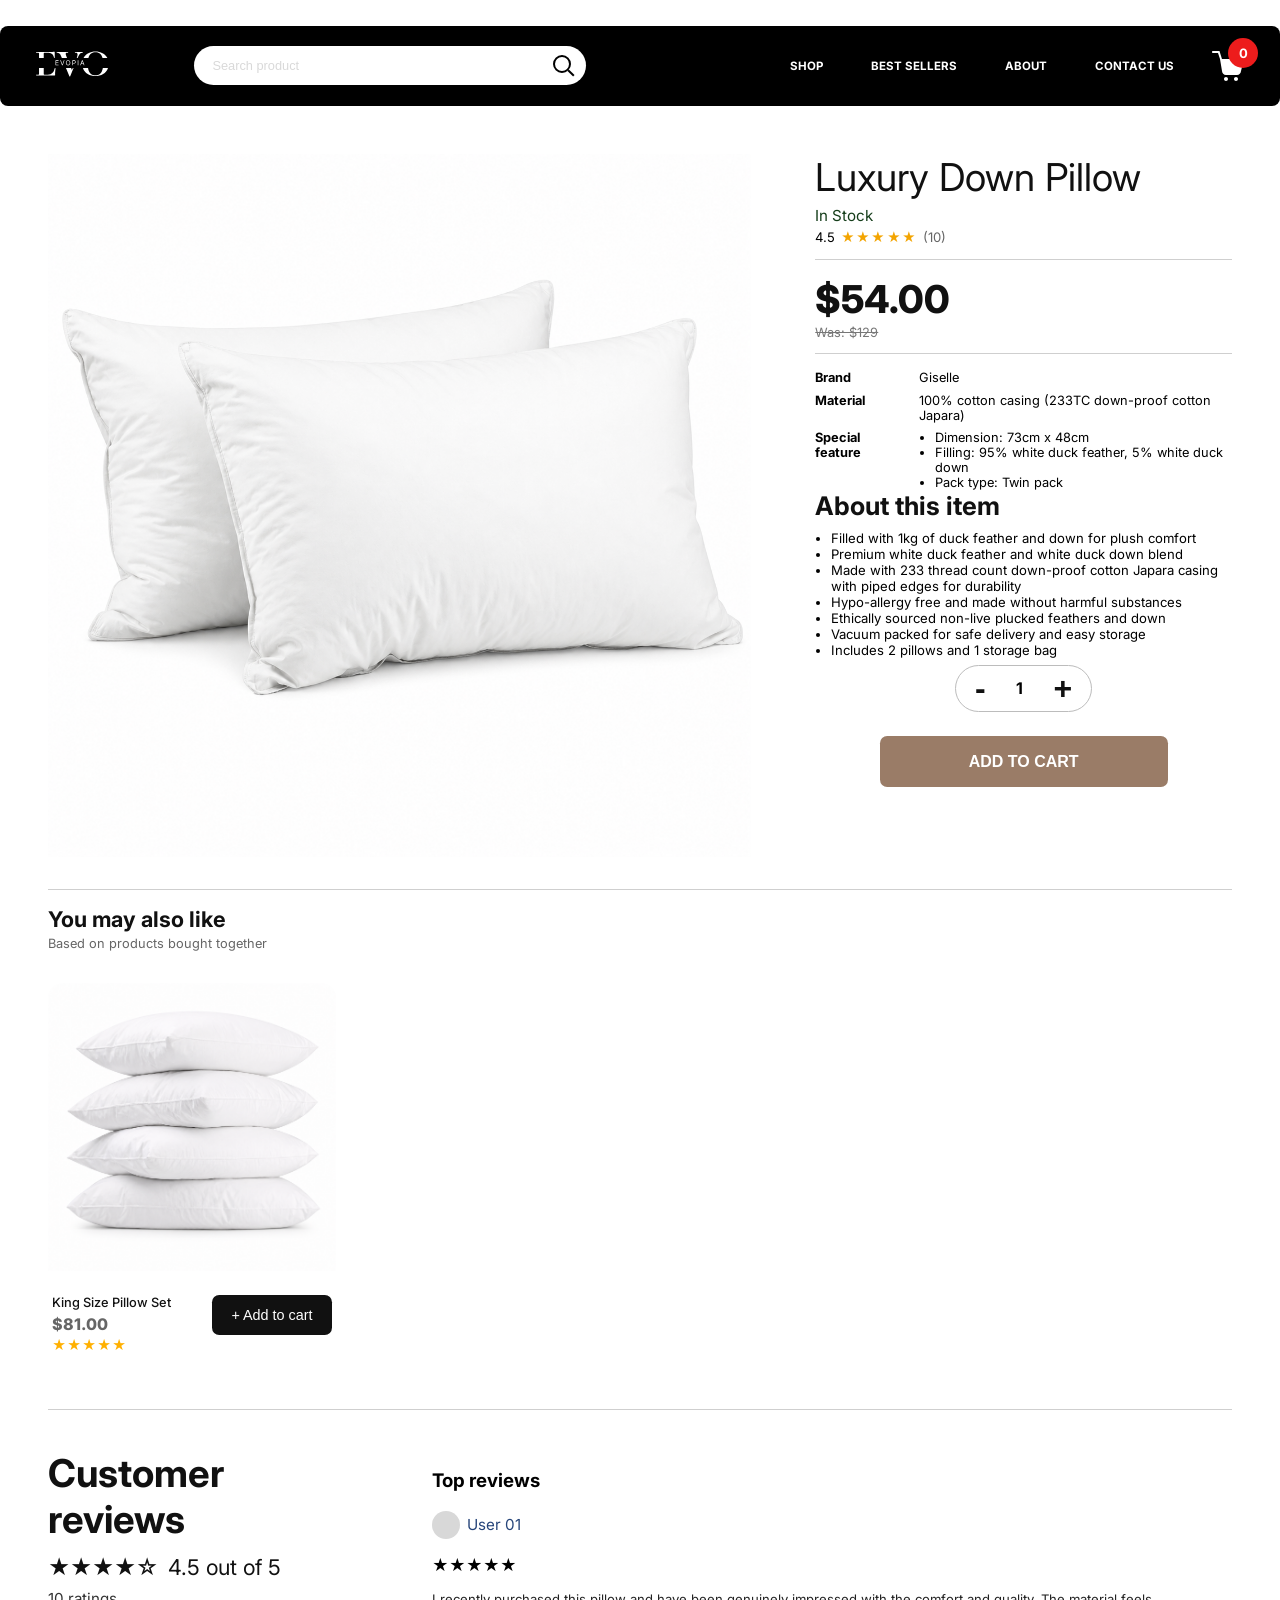
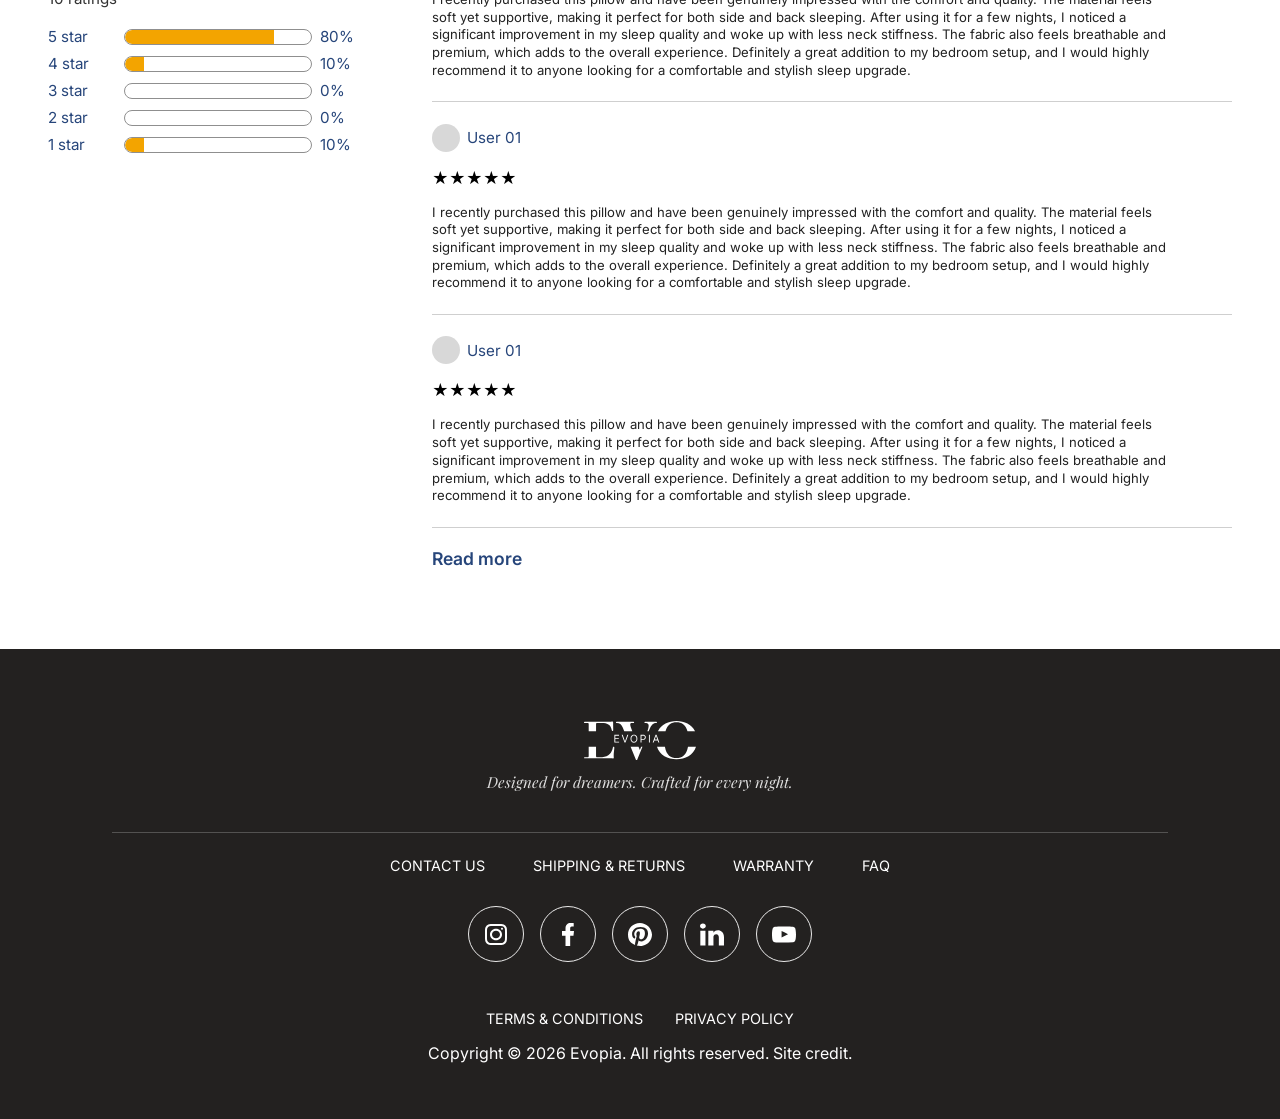
<file: luxuryDown.html>
<!DOCTYPE html>
<html lang="en">
<head>
    <meta charset="UTF-8">
    <meta name="viewport" content="width=device-width, initial-scale=1.0">
    <link rel="stylesheet" href="styles.css">

    <!--Fonts-->

    <!--Font: Playfair Display-->
    <link rel="preconnect" href="https://fonts.googleapis.com">
    <link rel="preconnect" href="https://fonts.gstatic.com" crossorigin>
    <link href="https://fonts.googleapis.com/css2?family=Amatic+SC:wght@400;700&family=Inter:ital,opsz,wght@0,14..32,100..900;1,14..32,100..900&family=Lora:ital,wght@0,400..700;1,400..700&family=Playfair+Display:ital,wght@0,400..900;1,400..900&display=swap" rel="stylesheet">
    
    <!--Font: Inter-->
    <link rel="preconnect" href="https://fonts.googleapis.com">
    <link rel="preconnect" href="https://fonts.gstatic.com" crossorigin>
    <link href="https://fonts.googleapis.com/css2?family=Amatic+SC:wght@400;700&family=Inter:ital,opsz,wght@0,14..32,100..900;1,14..32,100..900&family=Lora:ital,wght@0,400..700;1,400..700&family=Playfair+Display:ital,wght@0,400..900;1,400..900&display=swap" rel="stylesheet">
    <title>Evopia</title>
</head>
<body>
        <!--Navigation bar-->
        <!--Logo-->
        <header class="navbar">
            <a href="index.html" class="logo" aria-label="Evopia home">
                <img src="ASSETS/evopia new logo.svg" class="logo-vector">
            </a>

        <!--hamburger menu button-->
            <button type="button" class="nav-toggle" aria-expanded="false" aria-controls="siteNav" aria-label="Open menu">
                <span></span>
                <span></span>
                <span></span>
            </button>

        <!--Search bar-->
        <form class="search" role="search" autocomplete="off">
            <input type="search" id="siteSearch" placeholder="Search product">
            <button type="submit" aria-label="Search">
                <span class="search-icon"></span>
            </button>

            <div class="search-suggestions" id="searchSuggestions"></div>
        </form>

        <!--Navigation links-->
        <nav class="nav-links" aria-label="Main navigation">
            <a href="product.html">Shop</a>
            <a href="#">Best Sellers</a>
            <a href="#">About</a>
            <a href="#">Contact Us</a>
        </nav>

        <!--Cart icon-->
        <a href="cart.html" class="cart" aria-label="Cart">
            <img src="ASSETS/cart-svgrepo-com.svg" alt="cart" class="cart-icon">
            <span class="cart-count">0</span>
        </a>
        </header>

        <main class="detail-page">
            <section class="detail-product">
                <figure class="detail-product-media">
                    <img src="ASSETS/medium downfeather.png" alt="King Memory Foam Pillow">
                </figure>

                <article class="detail-product-info">
                    <header class="detail-product-header">
                        <h1>Luxury Down Pillow</h1>
                        <p class="detail-stock">In Stock</p>

                        <p class="detail-rating-row">
                            <span class="detail-rating-score">4.5</span>
                            <span class="detail-rating-stars">★★★★★</span>
                            <span class="detail-rating-count">(10)</span>
                        </p>
                    </header>

                    <hr class="detail-divider">

                    <section class="detail-pricing" aria-label="Pricing">
                        <p class="detail-price">$54.00</p>
                        <p class="detail-old-price">Was: $129</p>
                    </section>

                    <hr class="detail-divider">

                    <section class="detail-specs detail-mobile-panel is-active" data-detail-panel="description" aria-labelledby="detail-specs-title">
                        <h2 id="detail-specs-title" class="sr-only">Product details</h2>

                        <div class="detail-mobile-tabs" aria-label="Product information tabs">
                            <button type="button" class="detail-mobile-tab is-active" data-detail-tab="description">Description</button>
                            <button type="button" class="detail-mobile-tab" data-detail-tab="about">About this product</button>
                        </div>

                        <dl class="detail-spec-list">
                            <dt>Brand</dt>
                            <dd>Giselle</dd>

                            <dt>Material</dt>
                            <dd>100% cotton casing (233TC down-proof cotton Japara)</dd>

                            <dt>Special feature</dt>
                            <dd>
                                <ul>
                                    <li>Dimension: 73cm x 48cm</li>
                                    <li>Filling: 95% white duck feather, 5% white duck down</li>
                                    <li>Pack type: Twin pack</li>
                                </ul>
                            </dd>
                        </dl>
                    </section>

                    <section class="detail-about detail-mobile-panel" data-detail-panel="about" aria-labelledby="detail-about-title">
                        <h2 id="detail-about-title">About this item</h2>
                        <ul>
                            <li>Filled with 1kg of duck feather and down for plush comfort</li>
                            <li>Premium white duck feather and white duck down blend</li>
                            <li>Made with 233 thread count down-proof cotton Japara casing with piped edges for durability</li>
                            <li>Hypo-allergy free and made without harmful substances</li>
                            <li>Ethically sourced non-live plucked feathers and down</li>
                            <li>Vacuum packed for safe delivery and easy storage</li>
                            <li>Includes 2 pillows and 1 storage bag</li>
                        </ul>
                    </section>

                    <section class="detail-actions" aria-label="Purchase options">
                        <p class="detail-qty" aria-label="Quantity selector">
                            <button type="button" class="detail-qty-btn">-</button>
                            <span class="detail-qty-value">1</span>
                            <button type="button" class="detail-qty-btn">+</button>
                        </p>

                        <button type="button" class="detail-cart-button" data-product-id="luxury-down-pillow" data-name="Luxury Down Pillow" data-price="54" data-image="ASSETS/medium downfeather.png">Add to Cart</button>
                    </section>
                </article>
            </section>

            <section class="detail-related" aria-labelledby="detail-related-title">
                <hr class="detail-divider">
                <h2 id="detail-related-title">You may also like</h2>
                <p>Based on products bought together</p>

                <ul class="detail-related-list">
                    <li class="detail-related-item">
                        <!--King Set Pillow-->
                        <a href="kingSet.html" class="product-card" data-product-id="king-size-pillow-set" data-category="down-pillow-king" data-price="81" data-order="5" data-name="King Size Pillow Set" data-image="ASSETS/king set.png">
                            <article>
                                <div class="product-card-media">
                                    <img src="ASSETS/king set.png">
                                </div>

                                <div class="product-card-meta">
                                    <div>
                                        <h3>King Size Pillow Set</h3>
                                        <p class="product-card-price">$81.00</p>
                                        <p class="product-card-rating">★★★★★</p>
                                    </div>
                                    <button class="product-card-cart" type="button" aria-label="Add Memory Foam Pillow to cart">
                                        <span>+ Add to cart</span>
                                    </button>
                                </div>
                            </article>
                        </a>
                    </li>
                </ul>
            </section>
            
            <!--Reviews-->
            <section class="detail-reviews" aria-labelledby="detail-reviews-title">
                <hr class="detail-divider">
                
                <div class="detail-reviews-layout">
                    <aside class="detail-reviews-summary">
                        <h2 id="detail-reviews-title">Customer reviews</h2>

                        <p class="detail-reviews-score">
                            <span class="detail-reviews-stars">★★★★☆</span>
                            <span>4.5 out of 5</span>
                        </p>

                        <p class="detail-reviews-count">10 ratings</p>

                        <dl class="detail-reviews-breakdown">
                            
                            <!--Detail review diagram-->
                            <div class="detail-reviews-row">
                                <dt>5 star</dt>
                                <dd>
                                    <span class="detail-reviews-bar">
                                        <span class="detail-reviews-fill" style="width: 80%;"></span>
                                    </span>
                                    <span>80%</span>
                                </dd>
                            </div>

                            <div class="detail-reviews-row">
                                <dt>4 star</dt>
                                <dd>
                                    <span class="detail-reviews-bar">
                                        <span class="detail-reviews-fill" style="width: 10%;"></span>
                                    </span>
                                    <span>10%</span>
                                </dd>
                            </div>

                            <div class="detail-reviews-row">
                                <dt>3 star</dt>
                                <dd>
                                    <span class="detail-reviews-bar">
                                        <span class="detail-reviews-fill" style="width: 0%"></span>
                                    </span>
                                    <span>0%</span>
                                </dd>
                            </div>

                            <div class="detail-reviews-row">
                                <dt>2 star</dt>
                                <dd>
                                    <span class="detail-reviews-bar">
                                        <span class="detail-reviews-fill" style="width: 0%"></span>
                                    </span>
                                    <span>0%</span>
                                </dd>
                            </div>

                            <div class="detail-reviews-row">
                                <dt>1 star</dt>
                                <dd>
                                    <span class="detail-reviews-bar">
                                            <span class="detail-reviews-fill" style="width:10%"></span>
                                        </span>
                                    </span>
                                    <span>10%</span>
                                </dd>
                            </div>
                        </dl>
                    </aside>

                    <section class="detail-top-reviews" arialabelledby="detail-top-reviews-title">
                        <h3 id="detail-top-reviews-title">Top reviews</h3>

                    <article class="detail-review-card">
                        <header class="detail-review-header">
                            <span class="detail-review-avatar" aria-hidden="true"></span>
                            <p class="detail-review-user">User 01</p>
                        </header>

                        <p class="detail-reviews-stars">★★★★★</p>

                        <p class="detail-review-copy">
                            I recently purchased this pillow and have been genuinely impressed with the comfort and quality. The material feels soft yet supportive, making it perfect for both side and back sleeping. After using it for a few nights, I noticed a significant improvement in my sleep quality and woke up with less neck stiffness. The fabric also feels breathable and premium, which adds to the overall experience. Definitely a great addition to my bedroom setup, and I would highly recommend it to anyone looking for a comfortable and stylish sleep upgrade.
                        </p>
                    </article>

                    <article class="detail-review-card">
                        <header class="detail-review-header">
                            <span class="detail-review-avatar" aria-hidden="true"></span>
                            <p class="detail-review-user">User 01</p>
                        </header>

                        <p class="detail-reviews-stars">★★★★★</p>

                        <p class="detail-review-copy">
                            I recently purchased this pillow and have been genuinely impressed with the comfort and quality. The material feels soft yet supportive, making it perfect for both side and back sleeping. After using it for a few nights, I noticed a significant improvement in my sleep quality and woke up with less neck stiffness. The fabric also feels breathable and premium, which adds to the overall experience. Definitely a great addition to my bedroom setup, and I would highly recommend it to anyone looking for a comfortable and stylish sleep upgrade.
                        </p>
                    </article>

                    <article class="detail-review-card">
                        <header class="detail-review-header">
                            <span class="detail-review-avatar" aria-hidden="true"></span>
                            <p class="detail-review-user">User 01</p>
                        </header>

                        <p class="detail-reviews-stars">★★★★★</p>

                        <p class="detail-review-copy">
                            I recently purchased this pillow and have been genuinely impressed with the comfort and quality. The material feels soft yet supportive, making it perfect for both side and back sleeping. After using it for a few nights, I noticed a significant improvement in my sleep quality and woke up with less neck stiffness. The fabric also feels breathable and premium, which adds to the overall experience. Definitely a great addition to my bedroom setup, and I would highly recommend it to anyone looking for a comfortable and stylish sleep upgrade.
                        </p>
                    </article>

                    <a href="#" class="detail-reviews-link"></a>
                    </section>
                </div>
            </section>
        </main>

            <!--Footer-->
    <footer class="site-footer">
        <div class="footer-brand">
            <img src="ASSETS/evopia new logo.svg" alt="Evopia" class="footer-logo">
            <p class="footer-tagline">Designed for dreamers. Crafted for every night.</p>
        </div>

        <div class="footer-divider"></div>

        <div class="footer-links">
            <a href="#">Contact Us</a>
            <a href="#">Shipping & Returns</a>
            <a href="#">Warranty</a>
            <a href="#">FAQ</a>
        </div>

        <div class="footer-socials">
            <a href="#" class="social-link" aria-label="Instagram">
                <img src="ASSETS/default_instagram.svg" class="social-icon social-icon-default">
                <img src="ASSETS/hover_instagram.svg" class="social-icon social-icon-hover">
            </a>

            <a href="#" class="social-link" aria-label="Facebook">
                <img src="ASSETS/default_facebook.svg" class="social-icon social-icon-default">
                <img src="ASSETS/hover_facebook.svg" class="social-icon social-icon-hover">
            </a>

            <a href="#" class="social-link" aria-label="Pinterest">
                <img src="ASSETS/default_pinterest.svg" class="social-icon social-icon-default">
                <img src="ASSETS/hover_pinterest.svg" class="social-icon social-icon-hover">
            </a>

            <a href="#" class="social-link" aria-label="LinkedIn">
                <img src="ASSETS/default_linkedin.svg" class="social-icon social-icon-default">
                <img src="ASSETS/hover_linkedin.svg" class="social-icon social-icon-hover">
            </a>
            <a href="#" class="social-link" aria-label="YouTube">
                <img src="ASSETS/default_youtube.svg" class="social-icon social-icon-default">
                <img src="ASSETS/hover_youtube.svg" class="social-icon social-icon-hover">
            </a>
        </div>

        <div class="footer-meta">
            <div class="footer-policies">
                <a href="#">Terms & Conditions</a>
                <a href="#">Privacy Policy</a>
            </div>
        </div>
        <p>Copyright © 2026 Evopia. All rights reserved. Site credit.</p>

    </footer>
    
    <nav class="mobile-bottom-nav" aria-label="Mobile quick navigation">
        <a href="index.html" class="mobile-bottom-link" aria-label="Home">
            <img src="ASSETS/home-svgrepo-com.svg" alt="" class="mobile-bottom-icon">
        </a>

        <a href="cart.html" class="mobile-bottom-link mobile-bottom-cart" aria-label="Cart">
            <img src="ASSETS/cart_mobile.svg" alt="" class="mobile-bottom-icon">
            <span class="mobile-bottom-count">0</span>
        </a>
    </nav>

    <script src="cart.js"></script>
    <script src="search.js"></script>
    <script src="hamburger.js"></script>
    <script src="detailTabs.js"></script>
</body>
</html>
</file>
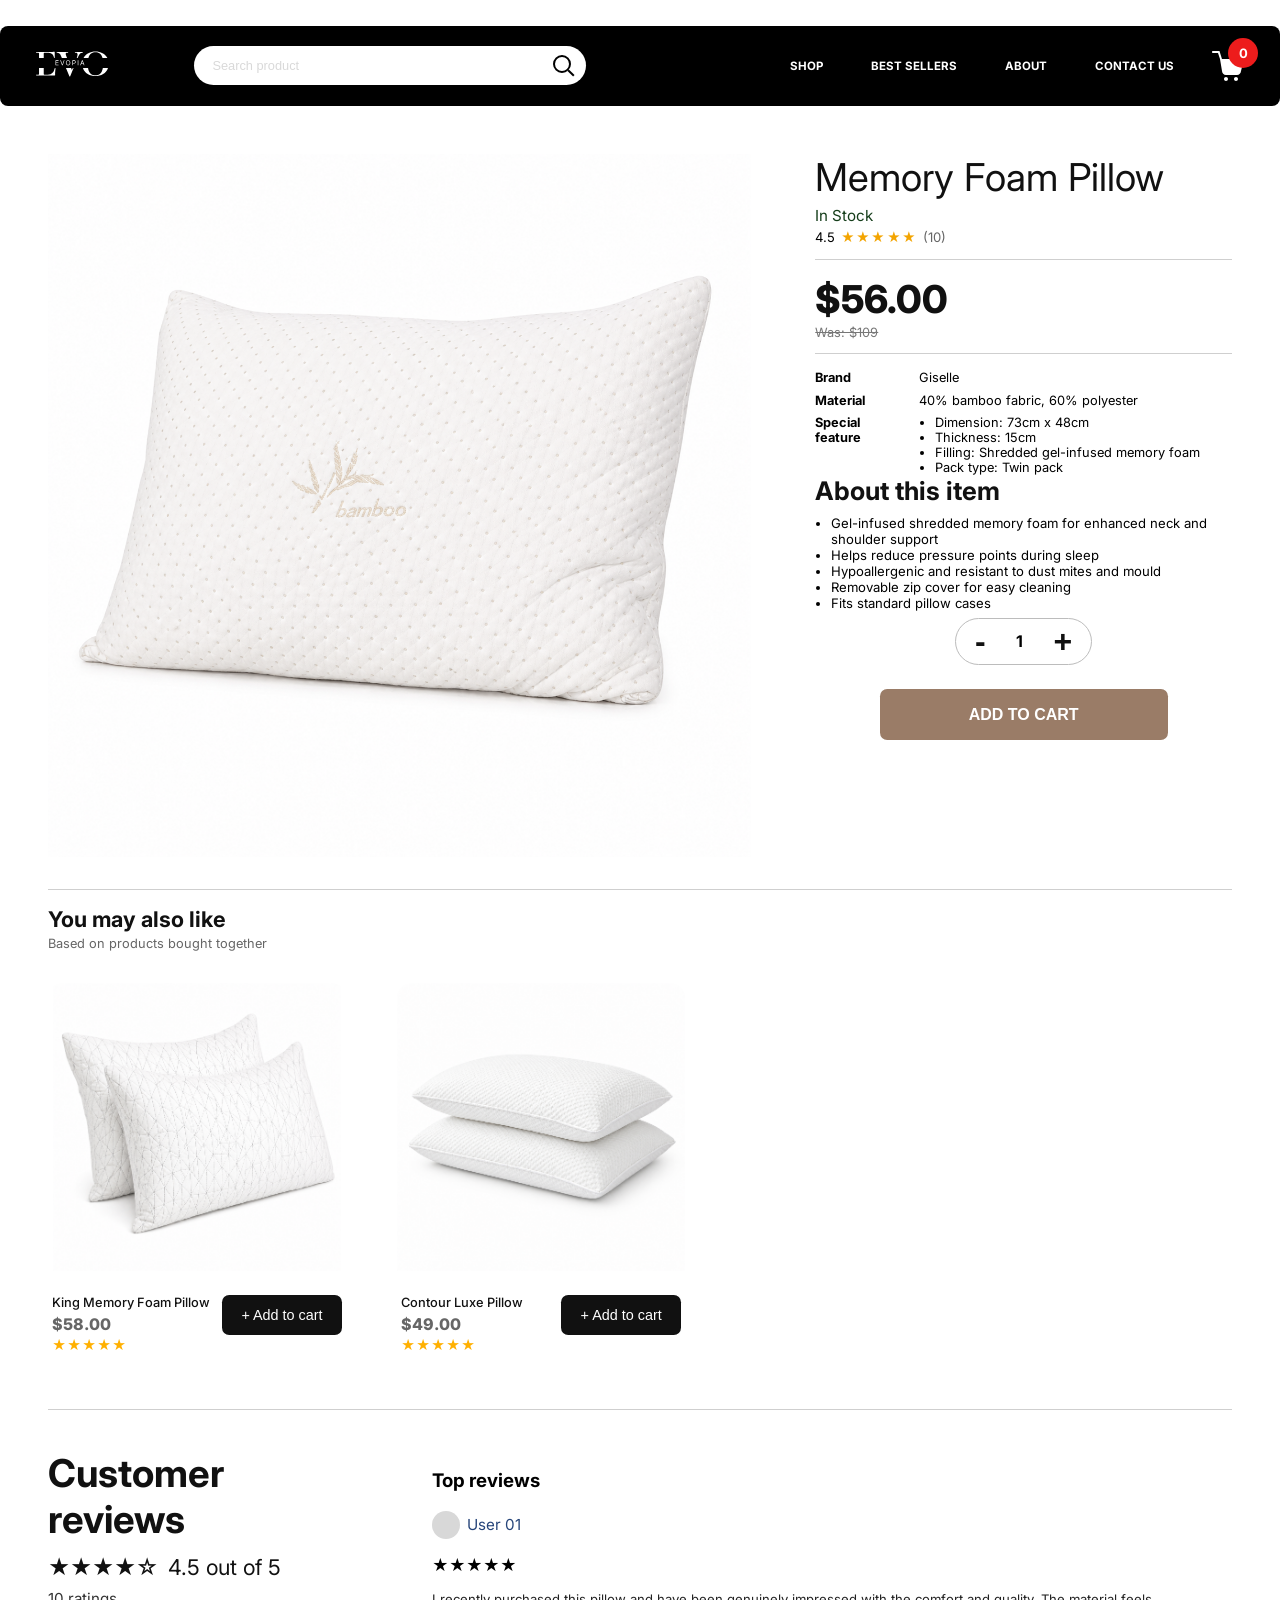
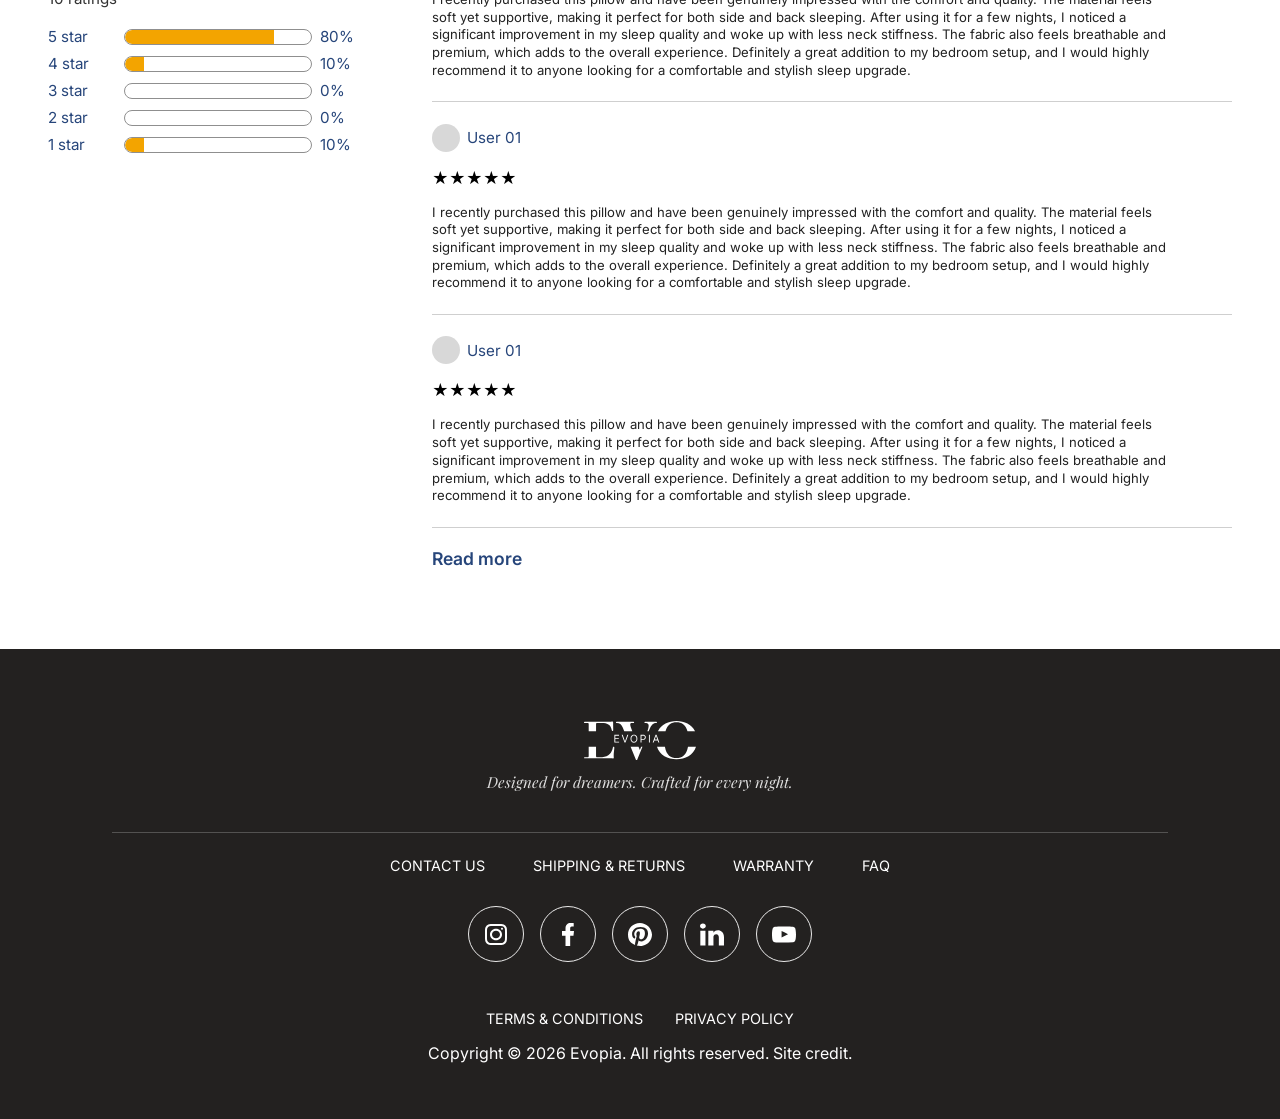
<file: memoryFoam.html>
<!DOCTYPE html>
<html lang="en">
<head>
    <meta charset="UTF-8">
    <meta name="viewport" content="width=device-width, initial-scale=1.0">
    <link rel="stylesheet" href="styles.css">

    <!--Fonts-->

    <!--Font: Playfair Display-->
    <link rel="preconnect" href="https://fonts.googleapis.com">
    <link rel="preconnect" href="https://fonts.gstatic.com" crossorigin>
    <link href="https://fonts.googleapis.com/css2?family=Amatic+SC:wght@400;700&family=Inter:ital,opsz,wght@0,14..32,100..900;1,14..32,100..900&family=Lora:ital,wght@0,400..700;1,400..700&family=Playfair+Display:ital,wght@0,400..900;1,400..900&display=swap" rel="stylesheet">
    
    <!--Font: Inter-->
    <link rel="preconnect" href="https://fonts.googleapis.com">
    <link rel="preconnect" href="https://fonts.gstatic.com" crossorigin>
    <link href="https://fonts.googleapis.com/css2?family=Amatic+SC:wght@400;700&family=Inter:ital,opsz,wght@0,14..32,100..900;1,14..32,100..900&family=Lora:ital,wght@0,400..700;1,400..700&family=Playfair+Display:ital,wght@0,400..900;1,400..900&display=swap" rel="stylesheet">
    <title>Evopia</title>
</head>
<body>
        <!--Navigation bar-->
        <!--Logo-->
        <header class="navbar">
            <a href="index.html" class="logo" aria-label="Evopia home">
                <img src="ASSETS/evopia new logo.svg" class="logo-vector">
            </a>

        <!--hamburger menu button-->
            <button type="button" class="nav-toggle" aria-expanded="false" aria-controls="siteNav" aria-label="Open menu">
                <span></span>
                <span></span>
                <span></span>
            </button>

        <!--Search bar-->
        <form class="search" role="search" autocomplete="off">
            <input type="search" id="siteSearch" placeholder="Search product">
            <button type="submit" aria-label="Search">
                <span class="search-icon"></span>
            </button>

            <div class="search-suggestions" id="searchSuggestions"></div>
        </form>

        <!--Navigation links-->
        <nav class="nav-links" aria-label="Main navigation">
            <a href="product.html">Shop</a>
            <a href="#">Best Sellers</a>
            <a href="#">About</a>
            <a href="#">Contact Us</a>
        </nav>

        <!--Cart icon-->
        <a href="cart.html" class="cart" aria-label="Cart">
            <img src="ASSETS/cart-svgrepo-com.svg" alt="cart" class="cart-icon">
            <span class="cart-count">0</span>
        </a>
        </header>

        <main class="detail-page">
            <section class="detail-product">
                <figure class="detail-product-media">
                    <img src="ASSETS/memory foam pillow.png" alt="Memory Foam Pillow">
                </figure>

                <article class="detail-product-info">
                    <header class="detail-product-header">
                        <h1>Memory Foam Pillow</h1>
                        <p class="detail-stock">In Stock</p>

                        <p class="detail-rating-row">
                            <span class="detail-rating-score">4.5</span>
                            <span class="detail-rating-stars">★★★★★</span>
                            <span class="detail-rating-count">(10)</span>
                        </p>
                    </header>

                    <hr class="detail-divider">

                    <section class="detail-pricing" aria-label="Pricing">
                        <p class="detail-price">$56.00</p>
                        <p class="detail-old-price">Was: $109</p>
                    </section>

                    <hr class="detail-divider">

                    <div class="detail-mobile-tabs" aria-label="Product information tabs">
                        <button type="button" class="detail-mobile-tab is-active" data-detail-tab="description">Description</button>
                        <button type="button" class="detail-mobile-tab" data-detail-tab="about">About this product</button>
                    </div>

                    <section class="detail-specs data-mobile-panel is-active" data-detail-panel="description" aria-labelledby="detail-specs-title">
                        <h2 id="detail-specs-title" class="sr-only">Product details</h2>

                        <dl class="detail-spec-list">
                            <dt>Brand</dt>
                            <dd>Giselle</dd>

                            <dt>Material</dt>
                            <dd>40% bamboo fabric, 60% polyester</dd>

                            <dt>Special feature</dt>
                            <dd>
                                <ul>
                                    <li>Dimension: 73cm x 48cm</li>
                                    <li>Thickness: 15cm</li>
                                    <li>Filling: Shredded gel-infused memory foam</li>
                                    <li>Pack type: Twin pack</li>
                                </ul>
                            </dd>
                        </dl>
                    </section>

                    <section class="detail-about data-mobile-panel" data-detail-panel="about" aria-labelledby="detail-about-title">
                        <h2 id="detail-about-title">About this item</h2>
                        <ul>
                            <li>Gel-infused shredded memory foam for enhanced neck and shoulder support</li>
                            <li>Helps reduce pressure points during sleep</li>
                            <li>Hypoallergenic and resistant to dust mites and mould</li>
                            <li>Removable zip cover for easy cleaning</li>
                            <li>Fits standard pillow cases</li>
                        </ul>
                    </section>

                    <section class="detail-actions" aria-label="Purchase options">
                        <p class="detail-qty" aria-label="Quantity selector">
                            <button type="button" class="detail-qty-btn">-</button>
                            <span class="detail-qty-value">1</span>
                            <button type="button" class="detail-qty-btn">+</button>
                        </p>

                        <button type="button" class="detail-cart-button" data-product-id="memory-foam-pillow" data-name="Memory Foam Pillow" data-price="56" data-image="ASSETS/memory foam pillow.png">Add to Cart</button>
                    </section>
                </article>
            </section>

            <section class="detail-related" aria-labelledby="detail-related-title">
                <hr class="detail-divider">
                <h2 id="detail-related-title">You may also like</h2>
                <p>Based on products bought together</p>

                <ul class="detail-related-list">
                    <li class="detail-related-item">
                        <a href="kingMemoryFoam.html">
                            <article class="product-card" data-price="58" data-order="4" data-name="King Memory Foam Pillow">
                                <div class="product-card-media">
                                    <img src="ASSETS/king memory foam pillow.png">
                                </div>
                                <div class="product-card-meta">
                                    <div>
                                        <h3>King Memory Foam Pillow</h3>
                                        <p class="product-card-price">$58.00</p>
                                        <p class="product-card-rating">★★★★★</p>
                                    </div>
                                    <button class="product-card-cart" type="button" aria-label="Add Memory Foam Pillow to cart">
                                        <span>+ Add to cart</span>
                                    </button>
                                </div>                           
                            </article>
                        </a>
                    </li>
                    <li class="detail-related-item">
                        <a href="contourLuxe.html">
                            <article class="product-card" data-price="49" data-order="1" data-name="Contour Luxe Pillow">
                                <div class="product-card-media">
                                    <img src="ASSETS/contour luxe pillow.png">
                                </div>

                                <div class="product-card-meta">
                                    <div>
                                        <h3>Contour Luxe Pillow</h3>
                                        <p class="product-card-price">$49.00</p>
                                        <p class="product-card-rating">★★★★★</p>
                                    </div>
                                    <button class="product-card-cart" type="button" aria-label="Add Memory Foam Pillow to cart">
                                        <span>+ Add to cart</span>
                                    </button>
                                </div>
                            </article>
                        </a>
                    </li>
                </ul>
            </section>
            
            <!--Reviews-->
            <section class="detail-reviews" aria-labelledby="detail-reviews-title">
                <hr class="detail-divider">
                
                <div class="detail-reviews-layout">
                    <aside class="detail-reviews-summary">
                        <h2 id="detail-reviews-title">Customer reviews</h2>

                        <p class="detail-reviews-score">
                            <span class="detail-reviews-stars">★★★★☆</span>
                            <span>4.5 out of 5</span>
                        </p>

                        <p class="detail-reviews-count">10 ratings</p>

                        <dl class="detail-reviews-breakdown">
                            
                            <!--Detail review diagram-->
                            <div class="detail-reviews-row">
                                <dt>5 star</dt>
                                <dd>
                                    <span class="detail-reviews-bar">
                                        <span class="detail-reviews-fill" style="width: 80%;"></span>
                                    </span>
                                    <span>80%</span>
                                </dd>
                            </div>

                            <div class="detail-reviews-row">
                                <dt>4 star</dt>
                                <dd>
                                    <span class="detail-reviews-bar">
                                        <span class="detail-reviews-fill" style="width: 10%;"></span>
                                    </span>
                                    <span>10%</span>
                                </dd>
                            </div>

                            <div class="detail-reviews-row">
                                <dt>3 star</dt>
                                <dd>
                                    <span class="detail-reviews-bar">
                                        <span class="detail-reviews-fill" style="width: 0%"></span>
                                    </span>
                                    <span>0%</span>
                                </dd>
                            </div>

                            <div class="detail-reviews-row">
                                <dt>2 star</dt>
                                <dd>
                                    <span class="detail-reviews-bar">
                                        <span class="detail-reviews-fill" style="width: 0%"></span>
                                    </span>
                                    <span>0%</span>
                                </dd>
                            </div>

                            <div class="detail-reviews-row">
                                <dt>1 star</dt>
                                <dd>
                                    <span class="detail-reviews-bar">
                                            <span class="detail-reviews-fill" style="width:10%"></span>
                                        </span>
                                    </span>
                                    <span>10%</span>
                                </dd>
                            </div>
                        </dl>
                    </aside>

                    <section class="detail-top-reviews" arialabelledby="detail-top-reviews-title">
                        <h3 id="detail-top-reviews-title">Top reviews</h3>

                    <article class="detail-review-card">
                        <header class="detail-review-header">
                            <span class="detail-review-avatar" aria-hidden="true"></span>
                            <p class="detail-review-user">User 01</p>
                        </header>

                        <p class="detail-reviews-stars">★★★★★</p>

                        <p class="detail-review-copy">
                            I recently purchased this pillow and have been genuinely impressed with the comfort and quality. The material feels soft yet supportive, making it perfect for both side and back sleeping. After using it for a few nights, I noticed a significant improvement in my sleep quality and woke up with less neck stiffness. The fabric also feels breathable and premium, which adds to the overall experience. Definitely a great addition to my bedroom setup, and I would highly recommend it to anyone looking for a comfortable and stylish sleep upgrade.
                        </p>
                    </article>

                    <article class="detail-review-card">
                        <header class="detail-review-header">
                            <span class="detail-review-avatar" aria-hidden="true"></span>
                            <p class="detail-review-user">User 01</p>
                        </header>

                        <p class="detail-reviews-stars">★★★★★</p>

                        <p class="detail-review-copy">
                            I recently purchased this pillow and have been genuinely impressed with the comfort and quality. The material feels soft yet supportive, making it perfect for both side and back sleeping. After using it for a few nights, I noticed a significant improvement in my sleep quality and woke up with less neck stiffness. The fabric also feels breathable and premium, which adds to the overall experience. Definitely a great addition to my bedroom setup, and I would highly recommend it to anyone looking for a comfortable and stylish sleep upgrade.
                        </p>
                    </article>

                    <article class="detail-review-card">
                        <header class="detail-review-header">
                            <span class="detail-review-avatar" aria-hidden="true"></span>
                            <p class="detail-review-user">User 01</p>
                        </header>

                        <p class="detail-reviews-stars">★★★★★</p>

                        <p class="detail-review-copy">
                            I recently purchased this pillow and have been genuinely impressed with the comfort and quality. The material feels soft yet supportive, making it perfect for both side and back sleeping. After using it for a few nights, I noticed a significant improvement in my sleep quality and woke up with less neck stiffness. The fabric also feels breathable and premium, which adds to the overall experience. Definitely a great addition to my bedroom setup, and I would highly recommend it to anyone looking for a comfortable and stylish sleep upgrade.
                        </p>
                    </article>

                    <a href="#" class="detail-reviews-link"></a>
                    </section>
                </div>
            </section>
        </main>

            <!--Footer-->
    <footer class="site-footer">
        <div class="footer-brand">
            <img src="ASSETS/evopia new logo.svg" alt="Evopia" class="footer-logo">
            <p class="footer-tagline">Designed for dreamers. Crafted for every night.</p>
        </div>

        <div class="footer-divider"></div>

        <div class="footer-links">
            <a href="#">Contact Us</a>
            <a href="#">Shipping & Returns</a>
            <a href="#">Warranty</a>
            <a href="#">FAQ</a>
        </div>

        <div class="footer-socials">
            <a href="#" class="social-link" aria-label="Instagram">
                <img src="ASSETS/default_instagram.svg" class="social-icon social-icon-default">
                <img src="ASSETS/hover_instagram.svg" class="social-icon social-icon-hover">
            </a>

            <a href="#" class="social-link" aria-label="Facebook">
                <img src="ASSETS/default_facebook.svg" class="social-icon social-icon-default">
                <img src="ASSETS/hover_facebook.svg" class="social-icon social-icon-hover">
            </a>

            <a href="#" class="social-link" aria-label="Pinterest">
                <img src="ASSETS/default_pinterest.svg" class="social-icon social-icon-default">
                <img src="ASSETS/hover_pinterest.svg" class="social-icon social-icon-hover">
            </a>

            <a href="#" class="social-link" aria-label="LinkedIn">
                <img src="ASSETS/default_linkedin.svg" class="social-icon social-icon-default">
                <img src="ASSETS/hover_linkedin.svg" class="social-icon social-icon-hover">
            </a>
            <a href="#" class="social-link" aria-label="YouTube">
                <img src="ASSETS/default_youtube.svg" class="social-icon social-icon-default">
                <img src="ASSETS/hover_youtube.svg" class="social-icon social-icon-hover">
            </a>
        </div>

        <div class="footer-meta">
            <div class="footer-policies">
                <a href="#">Terms & Conditions</a>
                <a href="#">Privacy Policy</a>
            </div>
        </div>
        <p>Copyright © 2026 Evopia. All rights reserved. Site credit.</p>

    </footer>

    <nav class="mobile-bottom-nav" aria-label="Mobile quick navigation">
        <a href="index.html" class="mobile-bottom-link" aria-label="Home">
            <img src="ASSETS/home-svgrepo-com.svg" alt="" class="mobile-bottom-icon">
        </a>

        <a href="cart.html" class="mobile-bottom-link mobile-bottom-cart" aria-label="Cart">
            <img src="ASSETS/cart_mobile.svg" alt="" class="mobile-bottom-icon">
            <span class="mobile-bottom-count">0</span>
        </a>
    </nav>

    <script src="cart.js"></script>
    <script src="search.js"></script>
    <script src="hamburger.js"></script>
    <script src="detailTabs.js"></script>
</body>
</html>
</file>
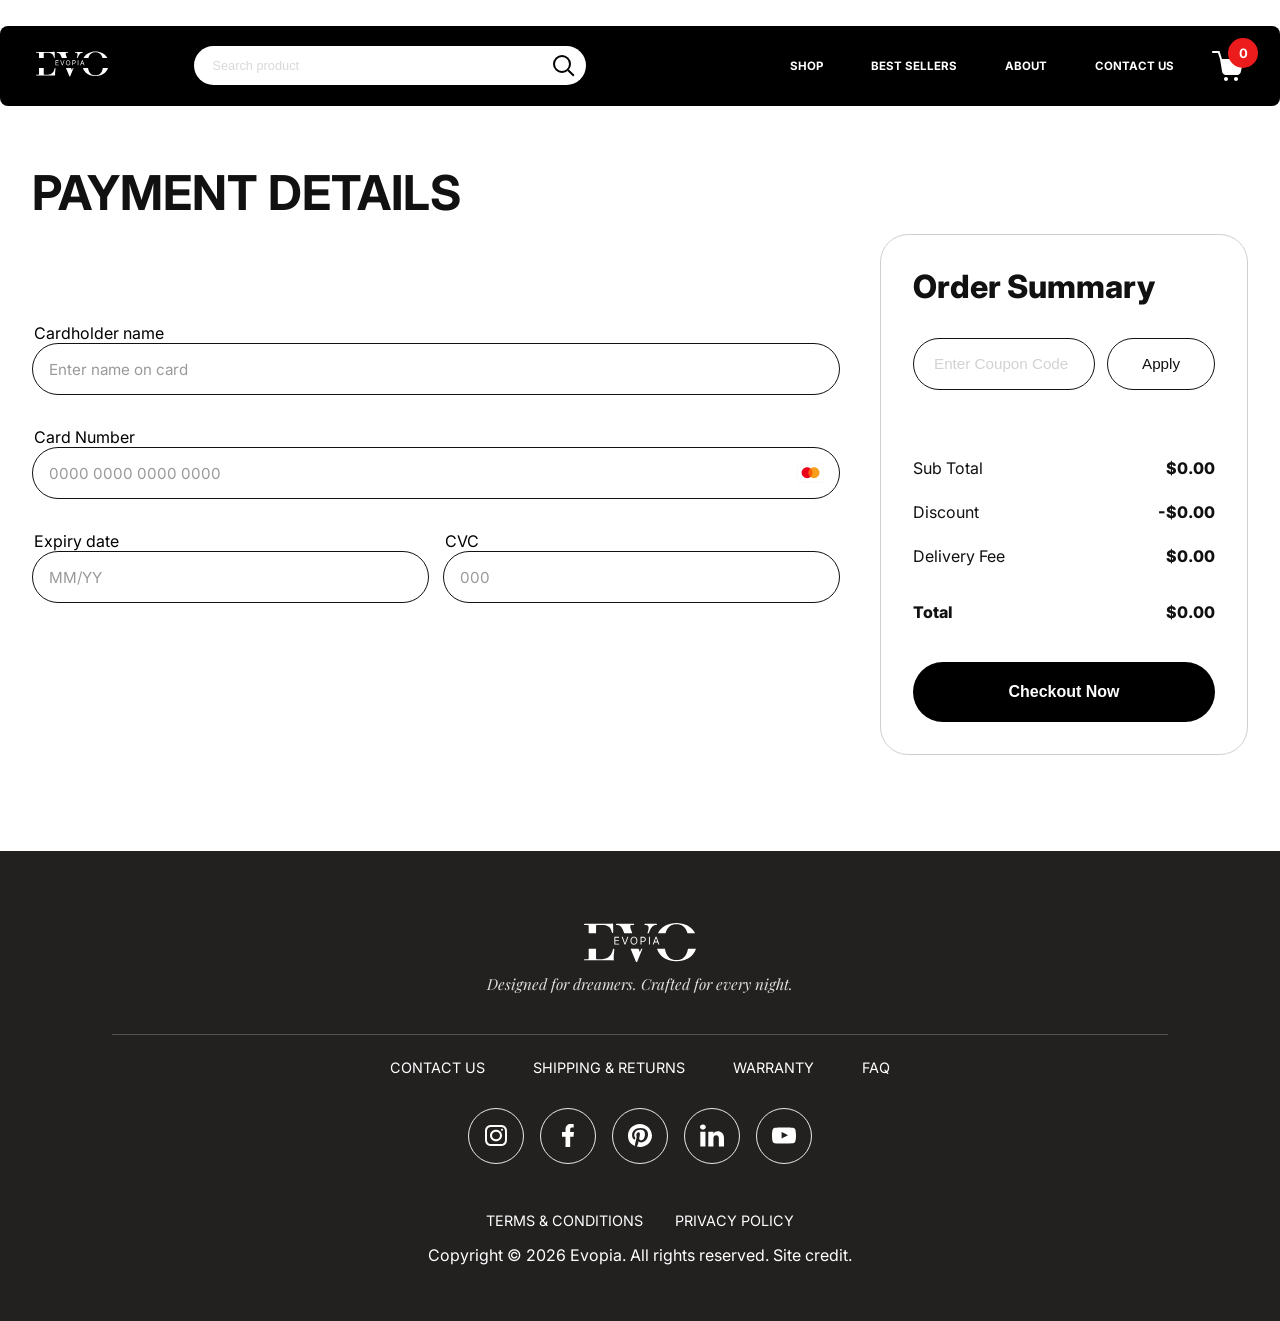
<file: payment.html>
<!DOCTYPE html>
<html lang="en">
<head>
    <meta charset="UTF-8">
    <meta name="viewport" content="width=device-width, initial-scale=1.0">
    <link rel="stylesheet" href="styles.css">

    <!--Fonts-->

    <!--Font: Playfair Display-->
    <link rel="preconnect" href="https://fonts.googleapis.com">
    <link rel="preconnect" href="https://fonts.gstatic.com" crossorigin>
    <link href="https://fonts.googleapis.com/css2?family=Amatic+SC:wght@400;700&family=Inter:ital,opsz,wght@0,14..32,100..900;1,14..32,100..900&family=Lora:ital,wght@0,400..700;1,400..700&family=Playfair+Display:ital,wght@0,400..900;1,400..900&display=swap" rel="stylesheet">
    
    <!--Font: Inter-->
    <link rel="preconnect" href="https://fonts.googleapis.com">
    <link rel="preconnect" href="https://fonts.gstatic.com" crossorigin>
    <link href="https://fonts.googleapis.com/css2?family=Amatic+SC:wght@400;700&family=Inter:ital,opsz,wght@0,14..32,100..900;1,14..32,100..900&family=Lora:ital,wght@0,400..700;1,400..700&family=Playfair+Display:ital,wght@0,400..900;1,400..900&display=swap" rel="stylesheet">
    <title>Evopia</title>
</head>
<body class="checkout-mobile">
        <!--Navigation bar-->
        <!--Logo-->
        <header class="navbar">
            <a href="index.html" class="logo" aria-label="Evopia home">
                <img src="ASSETS/evopia new logo.svg" class="logo-vector">
            </a>

        <!--hamburger menu button-->
            <button type="button" class="nav-toggle" aria-expanded="false" aria-controls="siteNav" aria-label="Open menu">
                <span></span>
                <span></span>
                <span></span>
            </button>

        <!--back button-->
            <button type="button" class="back-button" aria-label="Go back" onclick="history.back()">&#8592;</button>
            
        <!--Search bar-->
        <form class="search" role="search" autocomplete="off">
            <input type="search" id="siteSearch" placeholder="Search product">
            <button type="submit" aria-label="Search">
                <span class="search-icon"></span>
            </button>

            <div class="search-suggestions" id="searchSuggestions"></div>
        </form>

        <!--Navigation links-->
        <nav class="nav-links" aria-label="Main navigation">
            <a href="product.html">Shop</a>
            <a href="#">Best Sellers</a>
            <a href="#">About</a>
            <a href="#">Contact Us</a>
        </nav>

        <!--Cart icon-->
        <a href="cart.html" class="cart" aria-label="Cart">
            <img src="ASSETS/cart-svgrepo-com.svg" alt="cart" class="cart-icon">
            <span class="cart-count">0</span>
        </a>

        </header>

    <main class="payment-page">
        <section class="payment-layout">
        <section class="payment-form-section" aria-labelledby="payment-heading">
            <h1 id="payment-heading">Payment Details</h1>

            <form class="payment-form" id="paymentForm">
            <p id="paymentFormFeedback" class="form-feedback"></p>
                <fieldset class="payment-field-group">
                    <legend class="payment-group-label">Cardholder name</legend>
                    <label>
                        <span class="sr-only">Cardholder name</span>
                        <input id="cardholder-name" name="cardholderName" type="text" placeholder="Enter name on card" autocomplete="cc-name" required>
                    </label>
                </fieldset>

                <fieldset class="payment-field-group">
                    <legend class="payment-group-label">Card Number</legend>
                    <label class="payment-card-number">
                        <span class="sr-only">Card number</span>
                        <input id="card-number" name="cardNumber" type="text" inputmode="numeric" placeholder="0000 0000 0000 0000" autocomplete="cc-number" required>
                        <img src="ASSETS/mastercard-svgrepo-com.svg" alt="Mastercard" class="payment-card-icon">
                    </label>
                </fieldset>
                
                <section class="payment-two-column">
                    <fieldset class="payment-field-group">
                        <legend class="payment-group-label">Expiry date</legend>
                        <label>
                            <span class="sr-only">Expiry date</span>
                            <input id="card-expiry" name="cardExpiry" type="text" inputmode="numeric" placeholder="MM/YY" autocomplete="cc-exp" required>
                        </label>
                    </fieldset>

                    <fieldset class="payment-field-group">
                        <legend class="payment-group-label">CVC</legend>
                        <label>
                            <span class="sr-only">CVC</span>
                            <input id="card-cvc" name="cardcvc" type="text" inputmode="numeric" placeholder="000" autocomplete="cc-csc" required>
                        </label>
                    </fieldset>
                </section>
            </form>
        </section>

        <aside class="cart-summary shipping-summary">
            <h2 id="cart-summary-title">Order Summary</h2>

            <form class="cart-summary-coupon">
                <label for="coupon-code" class="sr-only">Coupon code</label>
                <input id="coupon-code" type="text" placeholder="Enter Coupon Code">
                <button type="submit" id="apply-coupon-button">Apply</button>
            </form>

            <p class="coupon-feedback" data-coupon-feedback></p>

            <ul class="cart-summary-lines">
                <li class="cart-summary-row">
                    <span>Sub Total</span>
                    <strong data-cart-subtotal>$0.00</strong>
                </li>
                <li class="cart-summary-row">
                    <span>Discount</span>
                    <strong data-cart-discount>$0.00</strong>
                </li>
                <li class="cart-summary-row">
                    <span>Delivery Fee</span>
                    <strong data-cart-delivery>$20.00</strong>
                </li>
                <li class="cart-summary-row cart-summary-total">
                    <span>Total</span>
                    <strong data-cart-total>$0.00</strong>
                </li>
            </ul>

            <button type="button" class="cart-checkout-button" id="paymentCheckoutButton">Checkout Now</button>
        </aside>
        </section>

        <dialog id="orderSuccessDialog" class="order-success-dialog">
            <section class="order-success-content">
                <h2>Purchase Successful</h2>
                <p>Your order has been placed successfully.</p>
                <button type="button" id="orderSuccessClose" class="order-success-button">Continue shopping</button>
            </section>
        </dialog>
    </main>

    <!--Footer-->
    <footer class="site-footer">
        <div class="footer-brand">
            <img src="ASSETS/evopia new logo.svg" alt="Evopia" class="footer-logo">
            <p class="footer-tagline">Designed for dreamers. Crafted for every night.</p>
        </div>

        <div class="footer-divider"></div>

        <div class="footer-links">
            <a href="#">Contact Us</a>
            <a href="#">Shipping & Returns</a>
            <a href="#">Warranty</a>
            <a href="#">FAQ</a>
        </div>

        <div class="footer-socials">
            <a href="#" class="social-link" aria-label="Instagram">
                <img src="ASSETS/default_instagram.svg" class="social-icon social-icon-default">
                <img src="ASSETS/hover_instagram.svg" class="social-icon social-icon-hover">
            </a>

            <a href="#" class="social-link" aria-label="Facebook">
                <img src="ASSETS/default_facebook.svg" class="social-icon social-icon-default">
                <img src="ASSETS/hover_facebook.svg" class="social-icon social-icon-hover">
            </a>

            <a href="#" class="social-link" aria-label="Pinterest">
                <img src="ASSETS/default_pinterest.svg" class="social-icon social-icon-default">
                <img src="ASSETS/hover_pinterest.svg" class="social-icon social-icon-hover">
            </a>

            <a href="#" class="social-link" aria-label="LinkedIn">
                <img src="ASSETS/default_linkedin.svg" class="social-icon social-icon-default">
                <img src="ASSETS/hover_linkedin.svg" class="social-icon social-icon-hover">
            </a>
            <a href="#" class="social-link" aria-label="YouTube">
                <img src="ASSETS/default_youtube.svg" class="social-icon social-icon-default">
                <img src="ASSETS/hover_youtube.svg" class="social-icon social-icon-hover">
            </a>
        </div>

        <div class="footer-meta">
            <div class="footer-policies">
                <a href="#">Terms & Conditions</a>
                <a href="#">Privacy Policy</a>
            </div>
        </div>
        <p>Copyright © 2026 Evopia. All rights reserved. Site credit.</p>

    </footer>

    <nav class="mobile-bottom-nav" aria-label="Mobile quick navigation">
        <a href="index.html" class="mobile-bottom-link" aria-label="Home">
            <img src="ASSETS/home-svgrepo-com.svg" alt="" class="mobile-bottom-icon">
        </a>

        <a href="cart.html" class="mobile-bottom-link mobile-bottom-cart" aria-label="Cart">
            <img src="ASSETS/cart_mobile.svg" alt="" class="mobile-bottom-icon">
            <span class="mobile-bottom-count">0</span>
        </a>
    </nav>

    <script src="cart.js"></script>
    <script src="search.js"></script>
    <script src="hamburger.js"></script>
</body>
</html>
</file>
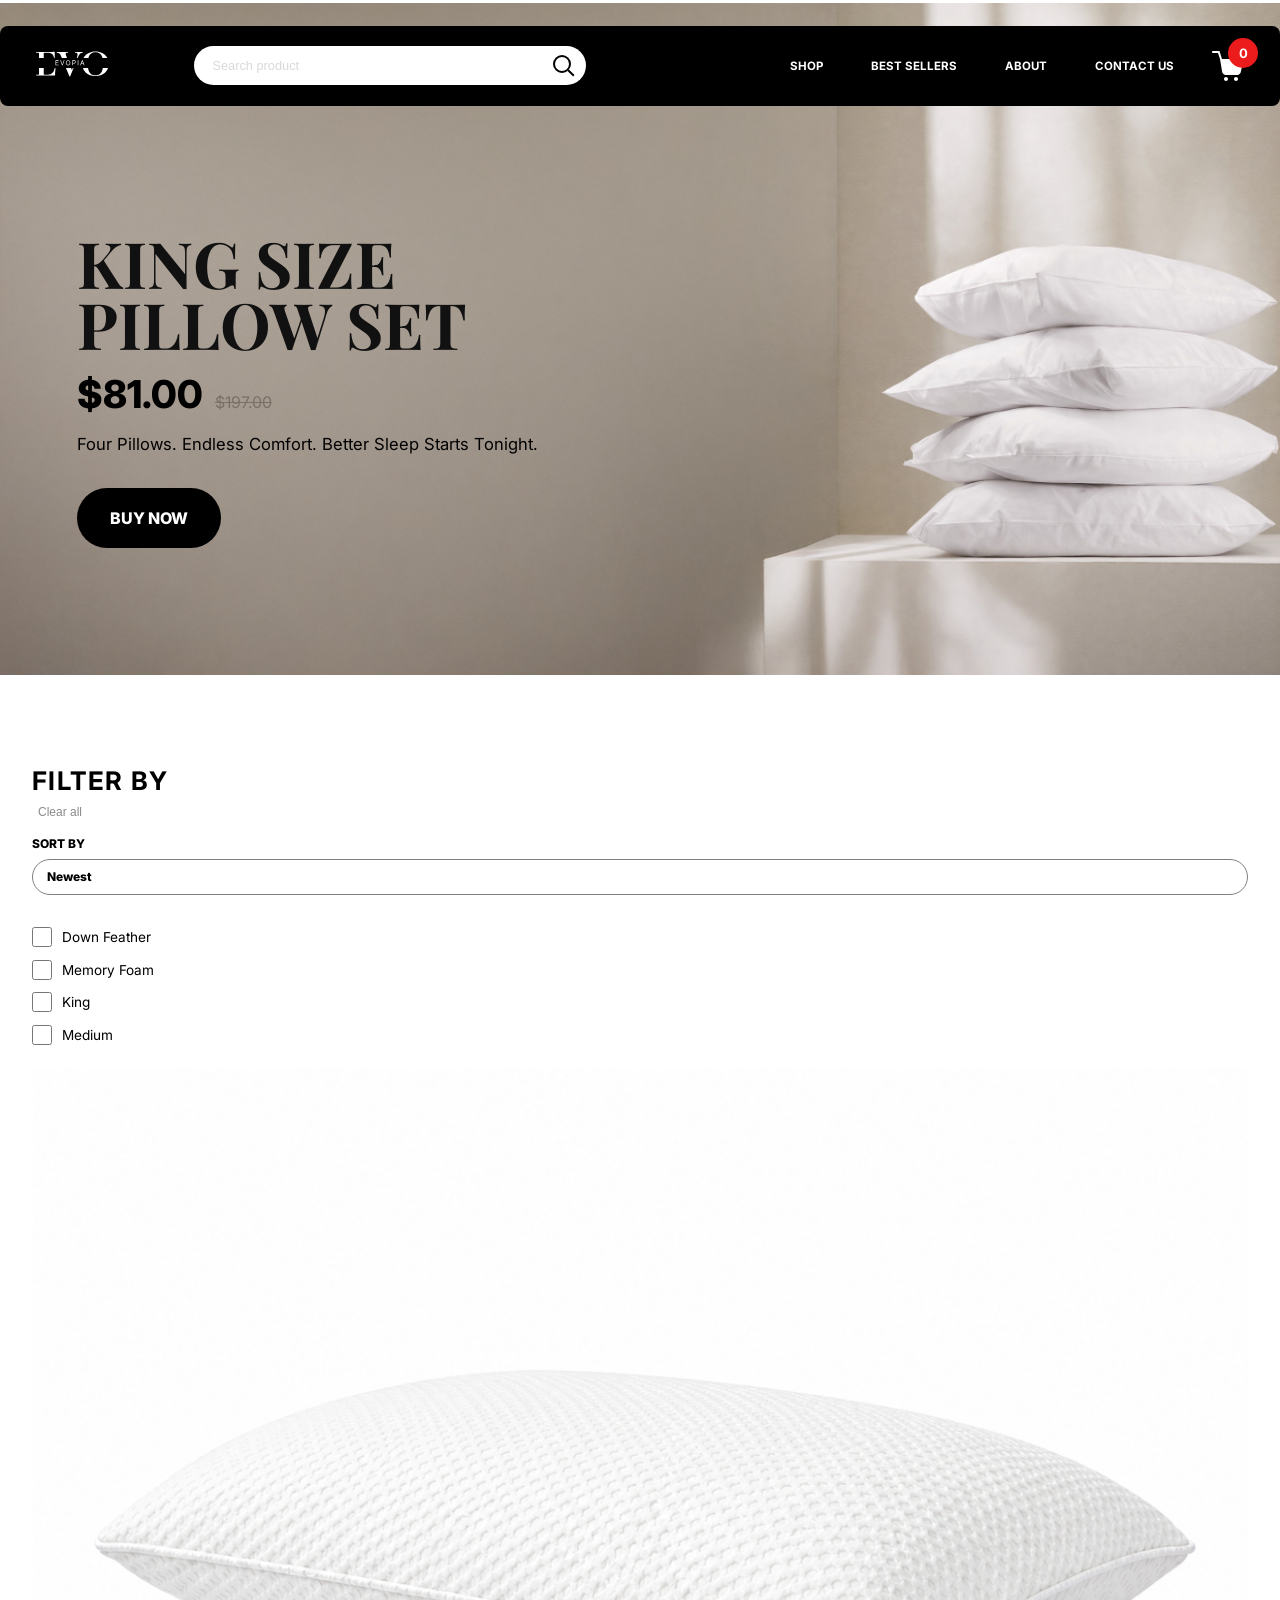
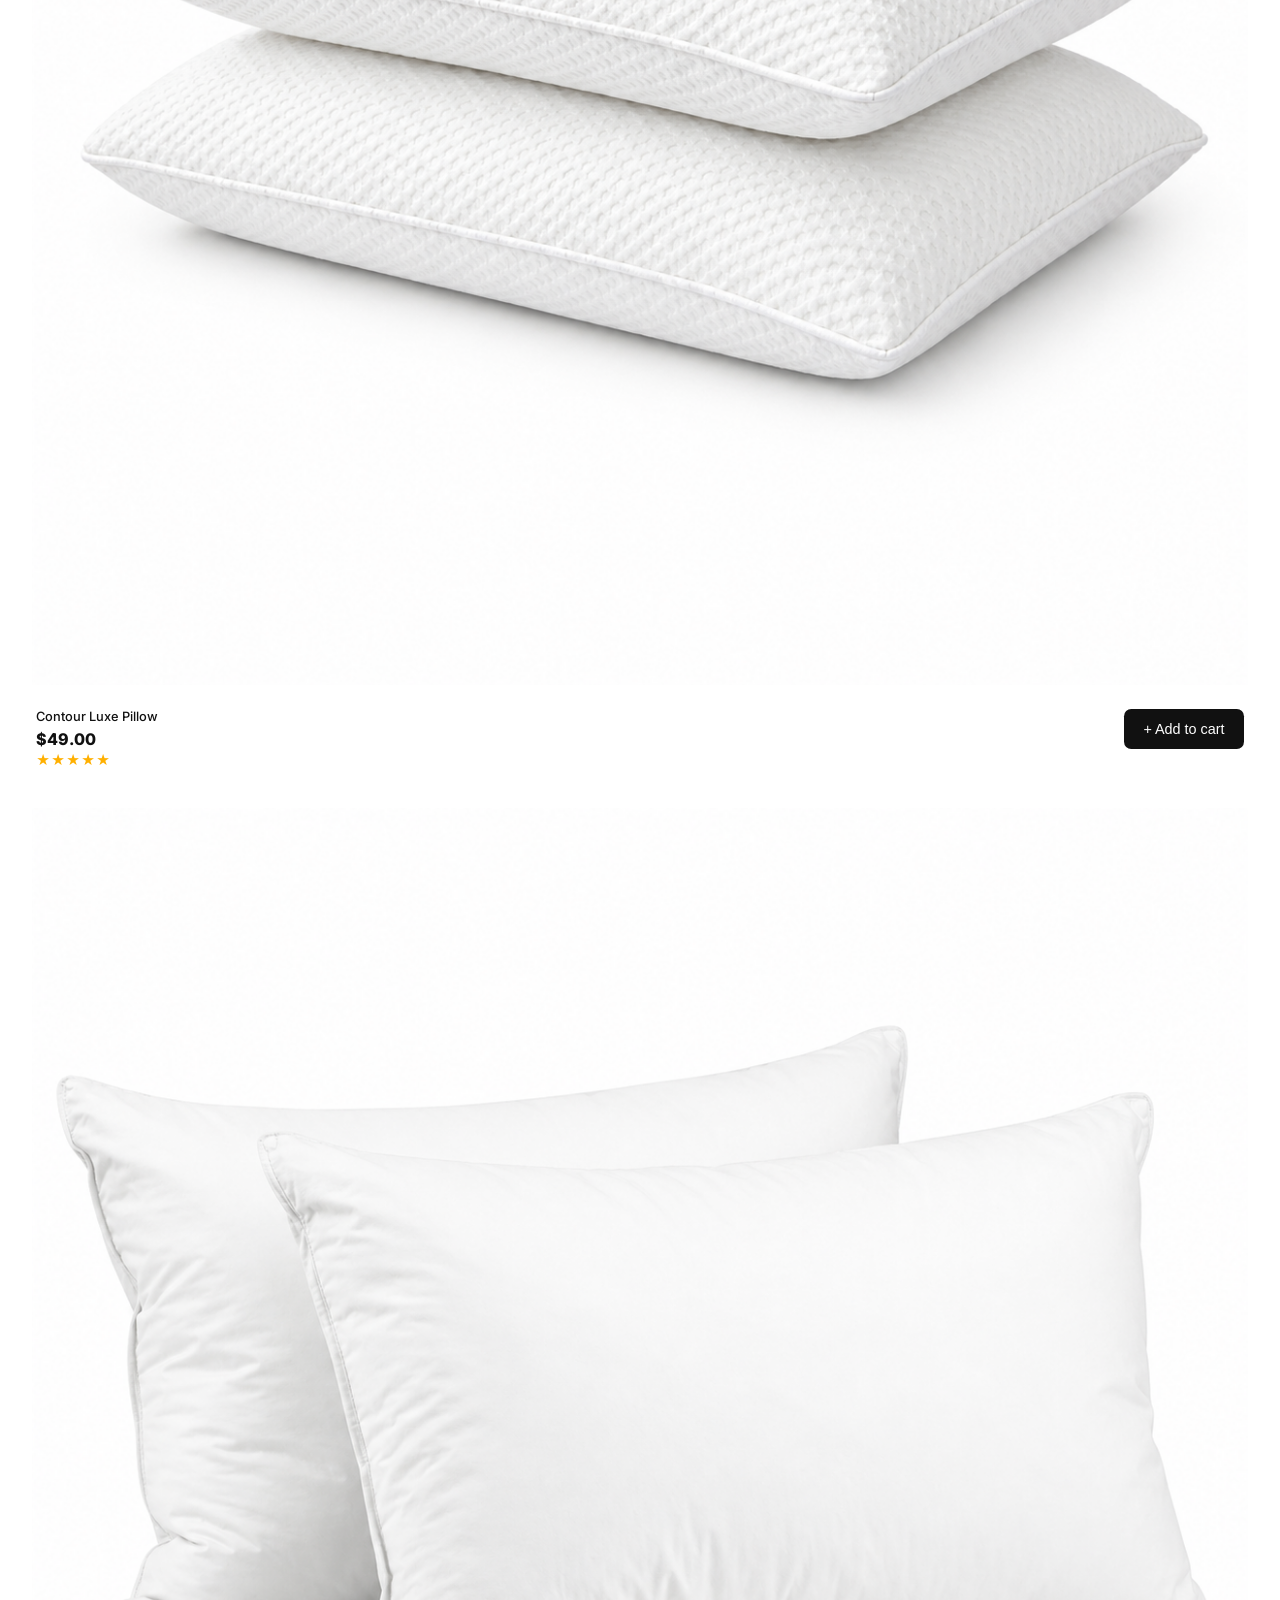
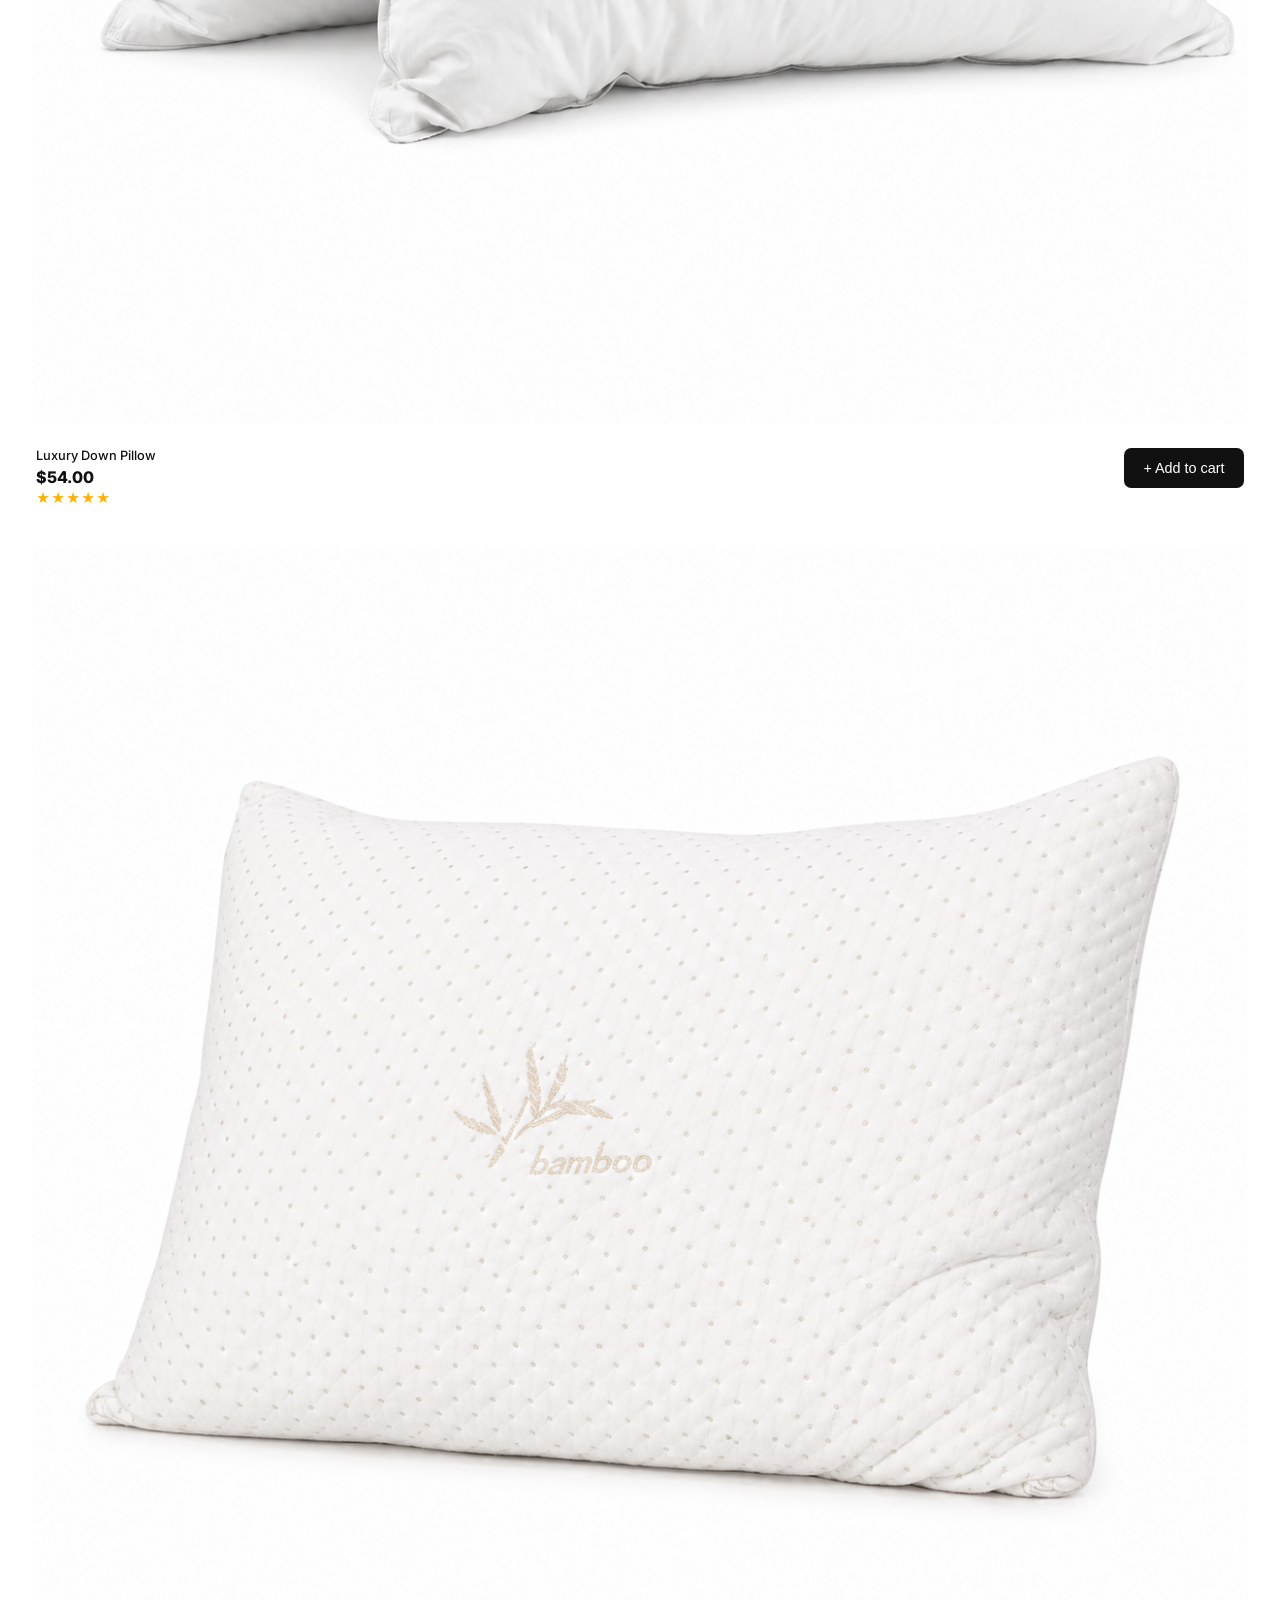
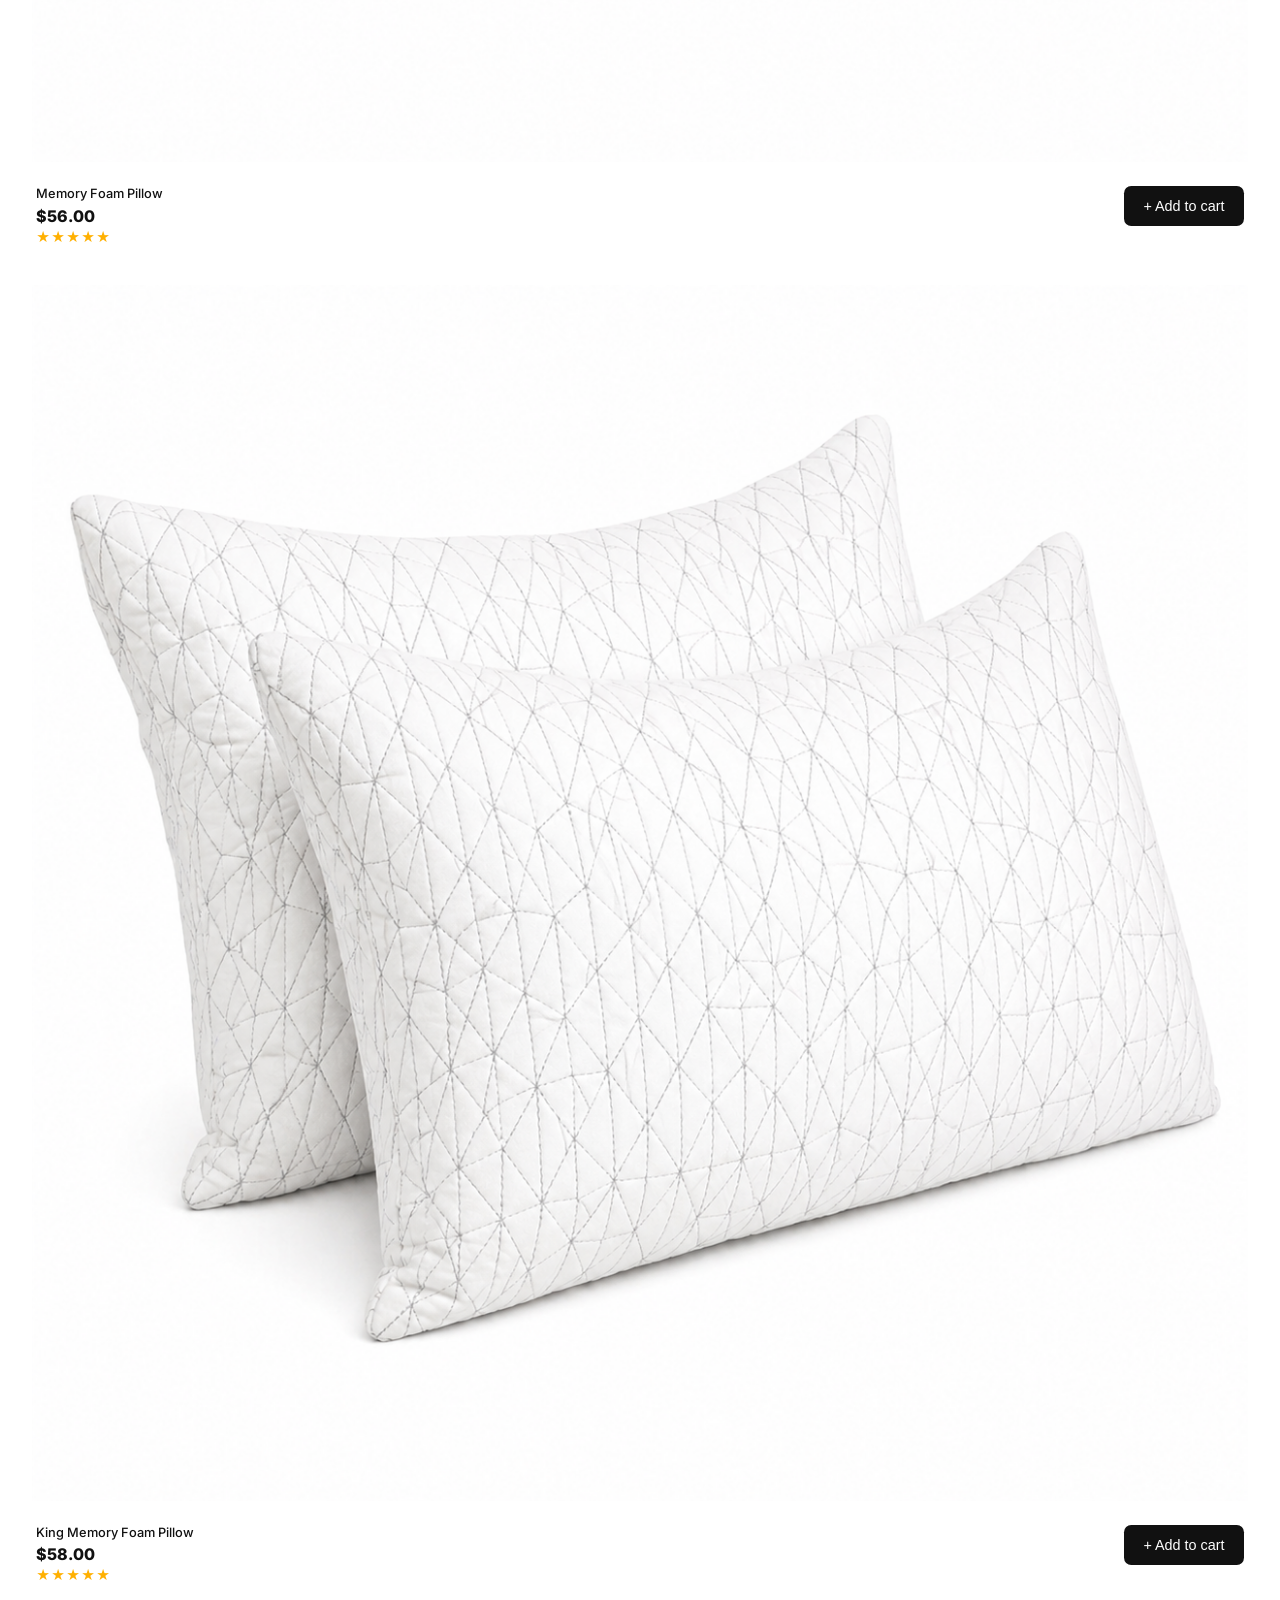
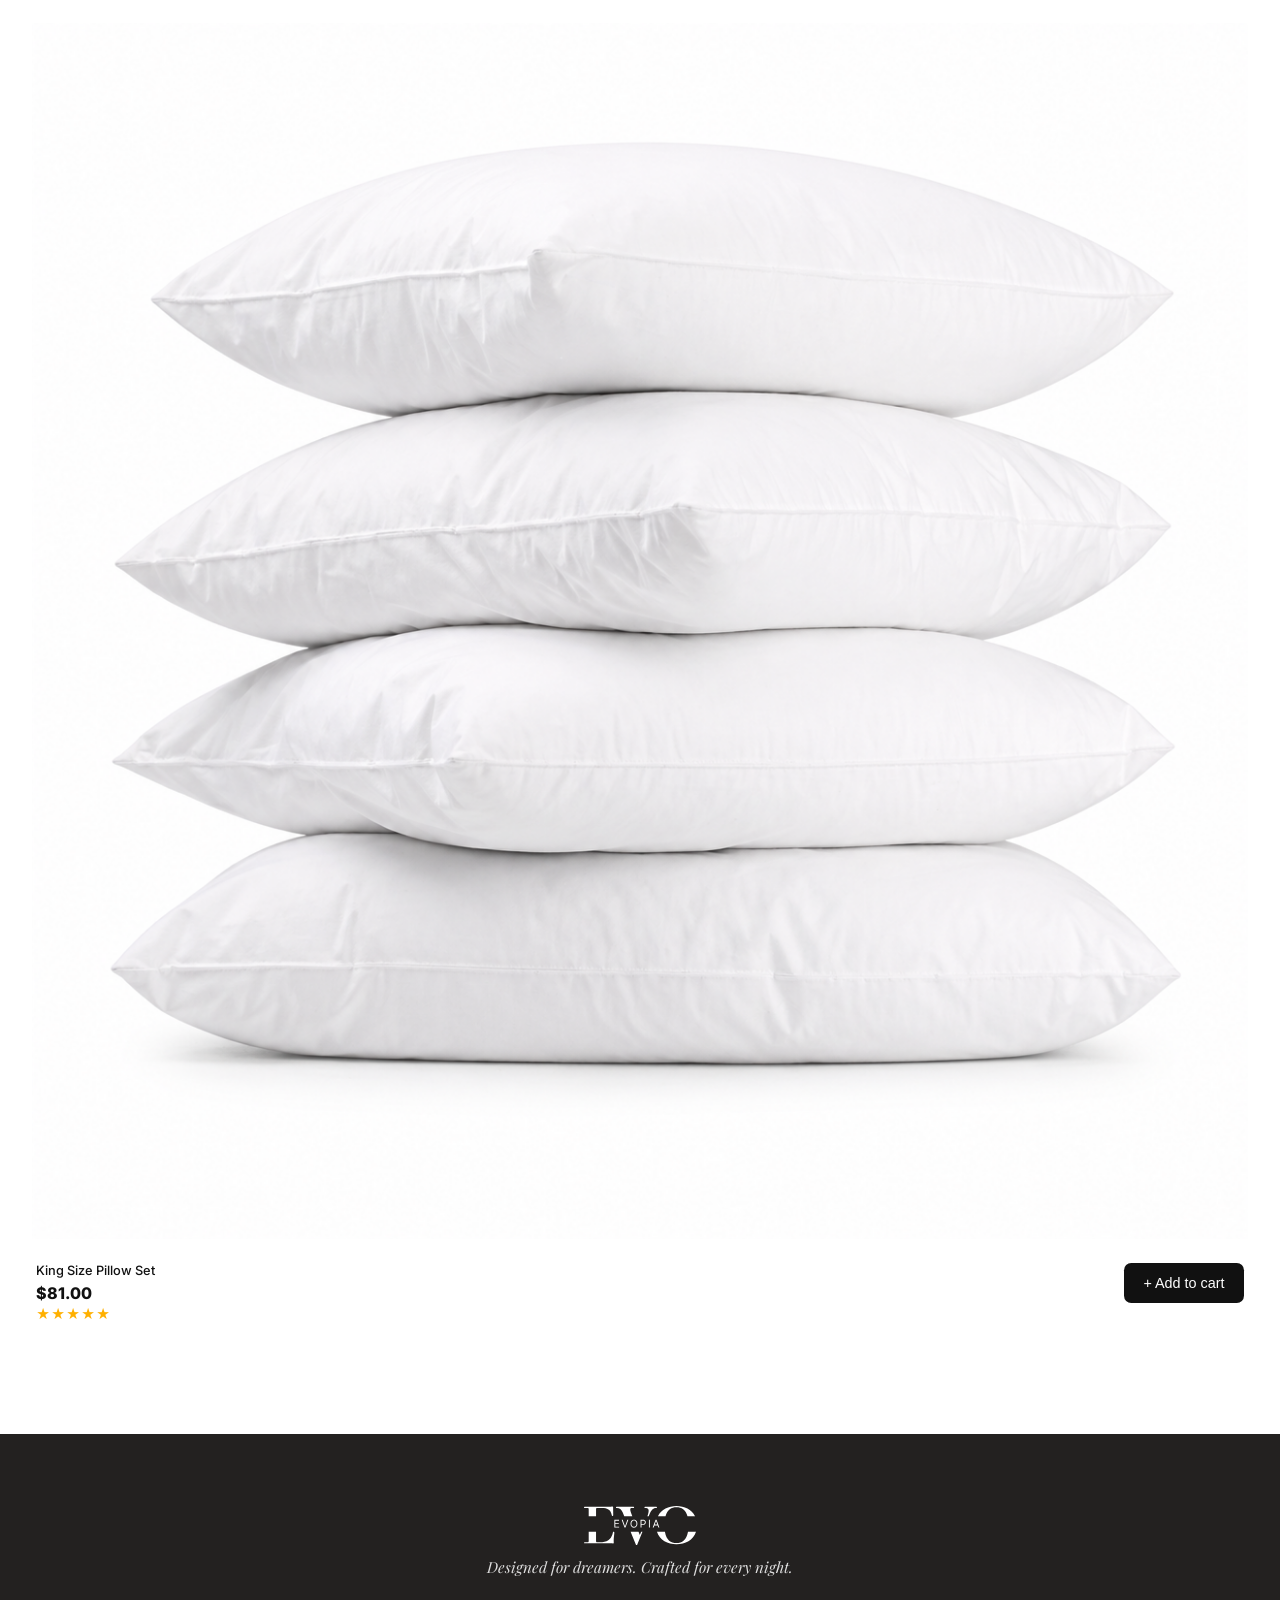
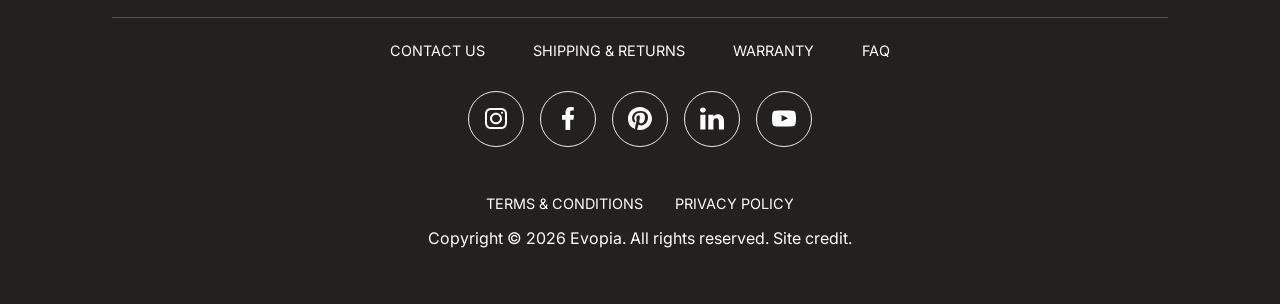
<file: product.html>
<!DOCTYPE html>
<html lang="en">
<head>
    <meta charset="UTF-8">
    <meta name="viewport" content="width=device-width, initial-scale=1.0">
    <link rel="stylesheet" href="styles.css">

    <!--Fonts-->

    <!--Font: Playfair Display-->
    <link rel="preconnect" href="https://fonts.googleapis.com">
    <link rel="preconnect" href="https://fonts.gstatic.com" crossorigin>
    <link href="https://fonts.googleapis.com/css2?family=Amatic+SC:wght@400;700&family=Inter:ital,opsz,wght@0,14..32,100..900;1,14..32,100..900&family=Lora:ital,wght@0,400..700;1,400..700&family=Playfair+Display:ital,wght@0,400..900;1,400..900&display=swap" rel="stylesheet">
    
    <!--Font: Inter-->
    <link rel="preconnect" href="https://fonts.googleapis.com">
    <link rel="preconnect" href="https://fonts.gstatic.com" crossorigin>
    <link href="https://fonts.googleapis.com/css2?family=Amatic+SC:wght@400;700&family=Inter:ital,opsz,wght@0,14..32,100..900;1,14..32,100..900&family=Lora:ital,wght@0,400..700;1,400..700&family=Playfair+Display:ital,wght@0,400..900;1,400..900&display=swap" rel="stylesheet">
    <title>Evopia</title>
</head>
<body>
        <!--Navigation bar-->
        <!--Logo-->
        <header class="navbar">
            <a href="index.html" class="logo" aria-label="Evopia home">
                <img src="ASSETS/evopia new logo.svg" class="logo-vector">
            </a>

        <!--hamburger menu button-->
            <button type="button" class="nav-toggle" aria-expanded="false" aria-controls="siteNav" aria-label="Open menu">
                <span></span>
                <span></span>
                <span></span>
            </button>

        <!--Search bar-->
        <form class="search" role="search" autocomplete="off">
            <input type="search" id="siteSearch" placeholder="Search product">
            <button type="submit" aria-label="Search">
                <span class="search-icon"></span>
            </button>

            <div class="search-suggestions" id="searchSuggestions"></div>
        </form>


        <!--Navigation links-->
        <nav class="nav-links" aria-label="Main navigation">
            <a href="product.html">Shop</a>
            <a href="#">Best Sellers</a>
            <a href="#">About</a>
            <a href="#">Contact Us</a>
        </nav>

        <!--Cart icon-->
        <a href="cart.html" class="cart" aria-label="Cart">
            <img src="ASSETS/cart-svgrepo-com.svg" alt="cart" class="cart-icon">
            <span class="cart-count">0</span>
        </a>

        </header>
        <main class="product-page">
            <section class="product-hero">
                <div class="product-hero-copy">
                    <h1>King Size Pillow Set</h1>

                    <div class="product-hero-price-row">
                        <span class="product-hero-price">$81.00</span>
                        <span class="product-hero-price-old">$197.00</span>
                    </div>

                    <p>Four Pillows. Endless Comfort. Better Sleep Starts Tonight.</p>

                    <a href="kingSet.html" class="product-cta">Buy Now</a>
                </div>
            </section>

            <section class="product-catalog" id="catalog">
                <div class="product-toolbar">
                    <div class="product-toolbar-left">
                        <h2>FILTER BY</h2>
                        <button type="button" class="clear-filters">Clear all</button>
                    </div>

                    <label class="product-sort">
                        <span>SORT BY</span>
                        <select id="productSort">
                            <option value="newest">Newest</option>
                            <option value="most-popular">Most Popular</option>
                            <option value="price-low">Price: Low to High</option>
                            <option value="price-high">Price: High to Low</option>
                        </select>
                    </label>
                </div>
                
                <div class="product-catalog-layout"> 
                    <!--Filters-->
                    <aside class="product-filters">
                        <label class="filter-option">
                            <input type="checkbox" class="catalog-filter" value="down-feather">
                            <span>Down Feather</span>
                        </label>

                        <label class="filter-option">
                            <input type="checkbox" class="catalog-filter" value="memory-foam">
                            <span>Memory Foam</span>
                        </label>

                        <label class="filter-option">
                            <input type="checkbox" class="catalog-filter" value="king">
                            <span>King</span>
                        </label>

                        <label class="filter-option">
                            <input type="checkbox" class="catalog-filter" value="medium">
                            <span>Medium</span>
                        </label>
                    </aside>

                    <!--Product Grid-->
                    <div class="product-grid" id="productGrid">
                        
                        <!--Memory Foam Pillow-->
                        <a href="memoryFoam.html" class="product-card" data-product-id="memory-foam-pillow" data-category="memory-foam medium" data-price="56" data-order="3" data-name="Memory Foam Pillow" data-image="ASSETS/memory foam pillow.png">
                            <article>
                                <div class="product-card-media">
                                    <img src="ASSETS/memory foam pillow.png">
                                </div>
                                <div class="product-card-meta">
                                    <div>
                                        <h3>Memory Foam Pillow</h3>
                                        <p class="product-card-price">$56.00</p>
                                        <p class="product-card-rating">★★★★★</p>
                                    </div>

                                    <button class="product-card-cart" type="button" aria-label="Add Memory Foam Pillow to cart">
                                        <span>+ Add to cart</span>
                                    </button>
                                </div>
                            </article>
                        </a>

                        <!--King Memory Foam Pillow-->
                        <a href="kingMemoryFoam.html" class="product-card" data-product-id="king-memory-foam-pillow" data-category="memory-foam king" data-price="58" data-order="4" data-name="King Memory Foam Pillow" data-image="ASSETS/king memory foam pillow.png">
                            <article>
                                <div class="product-card-media">
                                    <img src="ASSETS/king memory foam pillow.png">
                                </div>
                                <div class="product-card-meta">
                                    <div>
                                        <h3>King Memory Foam Pillow</h3>
                                        <p class="product-card-price">$58.00</p>
                                        <p class="product-card-rating">★★★★★</p>
                                    </div>
                                    <button class="product-card-cart" type="button" aria-label="Add Memory Foam Pillow to cart">
                                        <span>+ Add to cart</span>
                                    </button>
                                </div>                         
                            </article>
                        </a>

                        <!--Luxury Down Pillow-->
                        <a href="luxuryDown.html" class="product-card" data-product-id="luxury-down-pillow" data-category="down-feather medium" data-price="54" data-order="2" data-name="Luxury Down Pillow" data-image="ASSETS/medium downfeather.png">
                            <article>
                                <div class="product-card-media">
                                    <img src="ASSETS/medium downfeather.png">
                                </div>

                                <div class="product-card-meta">
                                    <div>
                                        <h3>Luxury Down Pillow</h3>
                                        <p class="product-card-price">$54.00</p>
                                        <p class="product-card-rating">★★★★★</p>
                                    </div>
                                    <button class="product-card-cart" type="button" aria-label="Add Memory Foam Pillow to cart">
                                        <span>+ Add to cart</span>
                                    </button>
                                </div>
                            </article>
                        </a>
                        <!--Contour Luxe Pillow-->
                        <a href="contourLuxe.html" class="product-card" data-product-id="contour-luxe-pillow" data-category="memory-foam medium" data-price="49" data-order="1" data-name="Contour Luxe Pillow" data-image="ASSETS/contour luxe pillow.png">
                            <article>
                                <div class="product-card-media">
                                    <img src="ASSETS/contour luxe pillow.png">
                                </div>

                                <div class="product-card-meta">
                                    <div>
                                        <h3>Contour Luxe Pillow</h3>
                                        <p class="product-card-price">$49.00</p>
                                        <p class="product-card-rating">★★★★★</p>
                                    </div>
                                    <button class="product-card-cart" type="button" aria-label="Add Memory Foam Pillow to cart">
                                        <span>+ Add to cart</span>
                                    </button>
                                </div>
                            </article>
                        </a>
                        <!--King Set Pillow-->
                        <a href="kingSet.html" class="product-card" data-product-id="king-size-pillow-set" data-category="down-feather king" data-price="81" data-order="5" data-name="King Size Pillow Set" data-image="ASSETS/king set.png">
                            <article>
                                <div class="product-card-media">
                                    <img src="ASSETS/king set.png">
                                </div>

                                <div class="product-card-meta">
                                    <div>
                                        <h3>King Size Pillow Set</h3>
                                        <p class="product-card-price">$81.00</p>
                                        <p class="product-card-rating">★★★★★</p>
                                    </div>
                                    <button class="product-card-cart" type="button" aria-label="Add Memory Foam Pillow to cart">
                                        <span>+ Add to cart</span>
                                    </button>
                                </div>
                            </article>
                        </a>
                    </div>
                </div>
            </section>
        </main>
    
        <!--Footer-->
        <footer class="site-footer">
            <div class="footer-brand">
                <img src="ASSETS/evopia new logo.svg" alt="Evopia" class="footer-logo">
                <p class="footer-tagline">Designed for dreamers. Crafted for every night.</p>
            </div>

            <div class="footer-divider"></div>

            <div class="footer-links">
                <a href="#">Contact Us</a>
                <a href="#">Shipping & Returns</a>
                <a href="#">Warranty</a>
                <a href="#">FAQ</a>
            </div>

            <div class="footer-socials">
                <a href="#" class="social-link" aria-label="Instagram">
                    <img src="ASSETS/default_instagram.svg" class="social-icon social-icon-default">
                    <img src="ASSETS/hover_instagram.svg" class="social-icon social-icon-hover">
                </a>

                <a href="#" class="social-link" aria-label="Facebook">
                    <img src="ASSETS/default_facebook.svg" class="social-icon social-icon-default">
                    <img src="ASSETS/hover_facebook.svg" class="social-icon social-icon-hover">
                </a>

                <a href="#" class="social-link" aria-label="Pinterest">
                    <img src="ASSETS/default_pinterest.svg" class="social-icon social-icon-default">
                    <img src="ASSETS/hover_pinterest.svg" class="social-icon social-icon-hover">
                </a>

                <a href="#" class="social-link" aria-label="LinkedIn">
                    <img src="ASSETS/default_linkedin.svg" class="social-icon social-icon-default">
                    <img src="ASSETS/hover_linkedin.svg" class="social-icon social-icon-hover">
                </a>
                <a href="#" class="social-link" aria-label="YouTube">
                    <img src="ASSETS/default_youtube.svg" class="social-icon social-icon-default">
                    <img src="ASSETS/hover_youtube.svg" class="social-icon social-icon-hover">
                </a>
            </div>

            <div class="footer-meta">
                <div class="footer-policies">
                    <a href="#">Terms & Conditions</a>
                    <a href="#">Privacy Policy</a>
                </div>
            </div>
            <p>Copyright © 2026 Evopia. All rights reserved. Site credit.</p>

        </footer>

    <nav class="mobile-bottom-nav" aria-label="Mobile quick navigation">
        <a href="index.html" class="mobile-bottom-link" aria-label="Home">
            <img src="ASSETS/home-svgrepo-com.svg" alt="" class="mobile-bottom-icon">
        </a>

        <a href="cart.html" class="mobile-bottom-link mobile-bottom-cart" aria-label="Cart">
            <img src="ASSETS/cart_mobile.svg" alt="" class="mobile-bottom-icon">
            <span class="mobile-bottom-count">0</span>
        </a>
    </nav>

    <script src="filter.js"></script>
    <script src="cart.js"></script>
    <script src="search.js"></script>
    <script src="hamburger.js"></script>
</body>
</html>
</file>
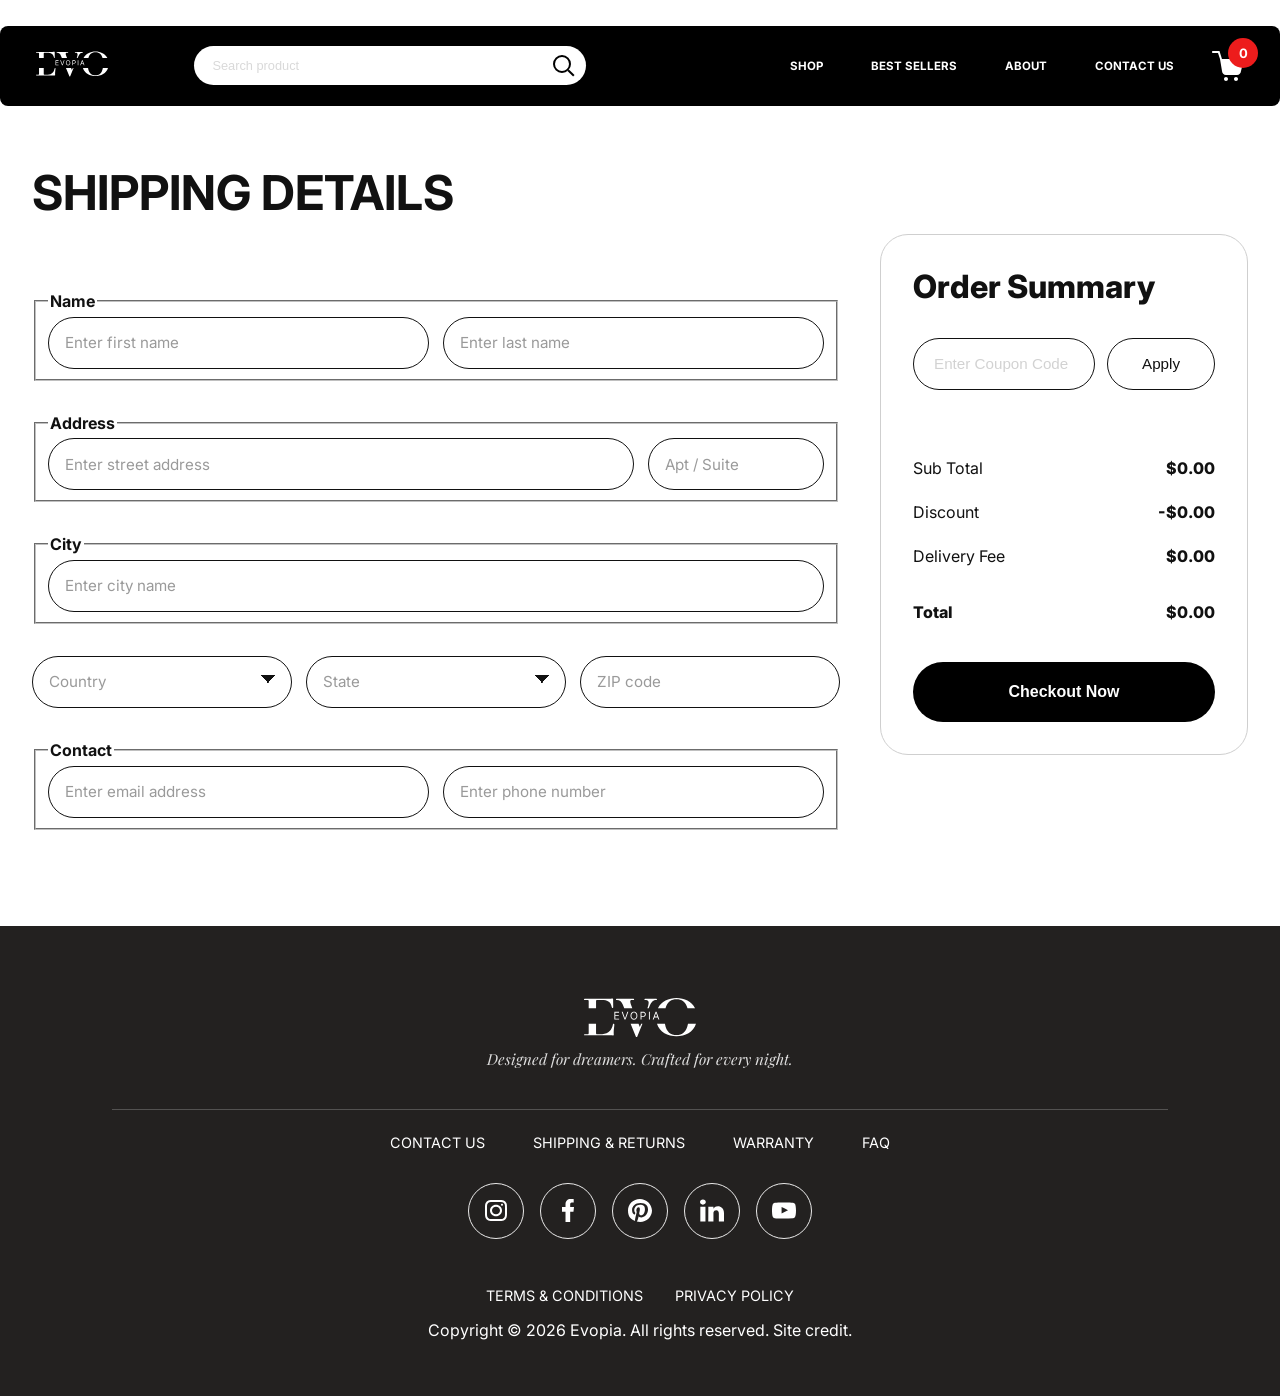
<file: shipping.html>
<!DOCTYPE html>
<html lang="en">
<head>
    <meta charset="UTF-8">
    <meta name="viewport" content="width=device-width, initial-scale=1.0">
    <link rel="stylesheet" href="styles.css">

    <!--Fonts-->

    <!--Font: Playfair Display-->
    <link rel="preconnect" href="https://fonts.googleapis.com">
    <link rel="preconnect" href="https://fonts.gstatic.com" crossorigin>
    <link href="https://fonts.googleapis.com/css2?family=Amatic+SC:wght@400;700&family=Inter:ital,opsz,wght@0,14..32,100..900;1,14..32,100..900&family=Lora:ital,wght@0,400..700;1,400..700&family=Playfair+Display:ital,wght@0,400..900;1,400..900&display=swap" rel="stylesheet">
    
    <!--Font: Inter-->
    <link rel="preconnect" href="https://fonts.googleapis.com">
    <link rel="preconnect" href="https://fonts.gstatic.com" crossorigin>
    <link href="https://fonts.googleapis.com/css2?family=Amatic+SC:wght@400;700&family=Inter:ital,opsz,wght@0,14..32,100..900;1,14..32,100..900&family=Lora:ital,wght@0,400..700;1,400..700&family=Playfair+Display:ital,wght@0,400..900;1,400..900&display=swap" rel="stylesheet">
    <title>Evopia</title>
</head>
<body class="checkout-mobile">
        <!--Navigation bar-->
        <!--Logo-->
        <header class="navbar">
            <a href="index.html" class="logo" aria-label="Evopia home">
                <img src="ASSETS/evopia new logo.svg" class="logo-vector">
            </a>

        <!--hamburger menu button-->
            <button type="button" class="nav-toggle" aria-expanded="false" aria-controls="siteNav" aria-label="Open menu">
                <span></span>
                <span></span>
                <span></span>
            </button>

        <!--back button-->
            <button type="button" class="back-button" aria-label="Go back" onclick="history.back()">&#8592;</button>

        <!--Search bar-->
        <form class="search" role="search" autocomplete="off">
            <input type="search" id="siteSearch" placeholder="Search product">
            <button type="submit" aria-label="Search">
                <span class="search-icon"></span>
            </button>

            <div class="search-suggestions" id="searchSuggestions"></div>
        </form>

        <!--Navigation links-->
        <nav class="nav-links" aria-label="Main navigation">
            <a href="product.html">Shop</a>
            <a href="#">Best Sellers</a>
            <a href="#">About</a>
            <a href="#">Contact Us</a>
        </nav>

        <!--Cart icon-->
        <a href="cart.html" class="cart" aria-label="Cart">
            <img src="ASSETS/cart-svgrepo-com.svg" alt="cart" class="cart-icon">
            <span class="cart-count">0</span>
        </a>

        </header>

    <main class="shipping-page">
        <section class="shipping-layout">
            <!--Shipping form-->
            <section class="shipping-form-section" aria-labelledby="shipping-heading">
                <h1 id="shipping-heading">Shipping Details</h1>
                <p id="shippingFormFeedback" class="form-feedback" aria-live="polite"></p>

                <form class="shipping-form" id="shippingForm">
                    <fieldset class="shipping-field-group">
                        <legend class="shipping-group-label">Name</legend>
                        <section class="shipping-two-column">
                            <label>
                                <span class="sr-only">First name</span>
                                <input id="shipping-first-name" name="firstName" type="text" placeholder="Enter first name" autocomplete="given-name" required>
                            </label>

                            <label>
                                <span class="sr-only">Last name</span>
                                <input id="shipping-last-name" name="lastName" type="text" placeholder="Enter last name" autocomplete="family-name" required>
                            </label>
                        </section>
                    </fieldset>

                    <fieldset class="shipping-field-group">
                        <legend class="shipping-group-label">Address</legend>
                        <section class="shipping-address-row">
                            <label>
                                <span class="sr-only">Street address</span>
                                <input id="shipping-address-line1" name="addressLine1" type="text" placeholder="Enter street address" autocomplete="address-line1" required>
                            </label>

                            <label>
                                <span class="sr-only">Apartment or suite</span>
                                <input id="shipping-address-line2" name="addressLine2" type="text" placeholder="Apt / Suite" autocomplete="address-line2" required>
                            </label>
                        </section>
                    </fieldset>

                    <fieldset class="shipping-field-group">
                        <legend class="shipping-group-label">City</legend>
                        <label>
                            <span class="sr-only">City</span>
                            <input id="shipping-city" name="city" type="text" placeholder="Enter city name" autocomplete="address-level2" required>
                        </label>
                    </fieldset>

                    <section class="shipping-three-column">
                        <label>
                            <span class="sr-only">Country</span>
                            <select id="shipping-country" name="country" autocomplete="country-name" required>
                                <option value="" selected disabled>Country</option>
                                <option>Australia</option>
                                <option>United States</option>
                                <option>Canada</option>
                                <option>United Kingdom</option>
                            </select>
                        </label>

                        <label>
                            <span class="sr-only">State</span>
                            <select id="shipping-state" name="state" autocomplete="address-level1" required>
                                <option value="" selected disabled>State</option>
                                <option>NSW</option>
                                <option>VIC</option>
                                <option>QLD</option>
                                <option>WA</option>
                                <option>SA</option>
                                <option>TAS</option>
                                <option>ACT</option>
                                <option>NT</option>
                            </select>
                        </label>

                        <label>
                            <span class="sr-only">ZIP code</span>
                            <input id="shipping-postcode" name="postcode" type="text" placeholder="ZIP code" autocomplete="postal-code" required>
                        </label>
                    </section>

                    <fieldset class="shipping-field-group">
                        <legend class="shipping-group-label">Contact</legend>
                        <section class="shipping-two-column">
                            <label>
                                <span class="sr-only">Email address</span>
                                <input id="shipping-email" name="email" type="email" placeholder="Enter email address" autocomplete="email" required>
                            </label>

                            <label>
                                <span class="sr-only">Phone number</span>
                                <input id="shipping-phone" name="phone" type="tel" placeholder="Enter phone number" autocomplete="tel" required>
                            </label>
                        </section>
                    </fieldset>
                </form>
            </section>

        <aside class="cart-summary shipping-summary">
            <h2 id="cart-summary-title">Order Summary</h2>

            <form class="cart-summary-coupon">
                <label for="coupon-code" class="sr-only">Coupon code</label>
                <input id="coupon-code" type="text" placeholder="Enter Coupon Code">
                <button type="submit" id="apply-coupon-button">Apply</button>
            </form>

            <p class="coupon-feedback" data-coupon-feedback></p>

            <ul class="cart-summary-lines">
                <li class="cart-summary-row">
                    <span>Sub Total</span>
                    <strong data-cart-subtotal>$0.00</strong>
                </li>
                <li class="cart-summary-row">
                    <span>Discount</span>
                    <strong data-cart-discount>$0.00</strong>
                </li>
                <li class="cart-summary-row">
                    <span>Delivery Fee</span>
                    <strong data-cart-delivery>$20.00</strong>
                </li>
                <li class="cart-summary-row cart-summary-total">
                    <span>Total</span>
                    <strong data-cart-total>$0.00</strong>
                </li>
            </ul>

            <button type="button" class="cart-checkout-button shipping-page-checkout-button" id="shippingCheckoutButton">Checkout Now</button>
        </aside>
        </section>
    </main>

    <!--Footer-->
    <footer class="site-footer">
        <div class="footer-brand">
            <img src="ASSETS/evopia new logo.svg" alt="Evopia" class="footer-logo">
            <p class="footer-tagline">Designed for dreamers. Crafted for every night.</p>
        </div>

        <div class="footer-divider"></div>

        <div class="footer-links">
            <a href="#">Contact Us</a>
            <a href="#">Shipping & Returns</a>
            <a href="#">Warranty</a>
            <a href="#">FAQ</a>
        </div>

        <div class="footer-socials">
            <a href="#" class="social-link" aria-label="Instagram">
                <img src="ASSETS/default_instagram.svg" class="social-icon social-icon-default">
                <img src="ASSETS/hover_instagram.svg" class="social-icon social-icon-hover">
            </a>

            <a href="#" class="social-link" aria-label="Facebook">
                <img src="ASSETS/default_facebook.svg" class="social-icon social-icon-default">
                <img src="ASSETS/hover_facebook.svg" class="social-icon social-icon-hover">
            </a>

            <a href="#" class="social-link" aria-label="Pinterest">
                <img src="ASSETS/default_pinterest.svg" class="social-icon social-icon-default">
                <img src="ASSETS/hover_pinterest.svg" class="social-icon social-icon-hover">
            </a>

            <a href="#" class="social-link" aria-label="LinkedIn">
                <img src="ASSETS/default_linkedin.svg" class="social-icon social-icon-default">
                <img src="ASSETS/hover_linkedin.svg" class="social-icon social-icon-hover">
            </a>
            <a href="#" class="social-link" aria-label="YouTube">
                <img src="ASSETS/default_youtube.svg" class="social-icon social-icon-default">
                <img src="ASSETS/hover_youtube.svg" class="social-icon social-icon-hover">
            </a>
        </div>

        <div class="footer-meta">
            <div class="footer-policies">
                <a href="#">Terms & Conditions</a>
                <a href="#">Privacy Policy</a>
            </div>
        </div>
        <p>Copyright © 2026 Evopia. All rights reserved. Site credit.</p>

    </footer>

    <nav class="mobile-bottom-nav" aria-label="Mobile quick navigation">
        <a href="index.html" class="mobile-bottom-link" aria-label="Home">
            <img src="ASSETS/home-svgrepo-com.svg" alt="" class="mobile-bottom-icon">
        </a>

        <a href="cart.html" class="mobile-bottom-link mobile-bottom-cart" aria-label="Cart">
            <img src="ASSETS/cart_mobile.svg" alt="" class="mobile-bottom-icon">
            <span class="mobile-bottom-count">0</span>
        </a>
    </nav>

    <script src="cart.js"></script>
    <script src="search.js"></script>
    <script src="hamburger.js"></script>
</body>
</html>
</file>
<file: styles.css>
* {
    box-sizing: border-box;
}

body {
    margin: 0;
    font-family: "Inter", sans-serif;
    background: #fff;
}

.hero {
    position: relative;
    min-height: calc(100vh + 2rem);
    margin-top: calc(-1 * clamp(6rem, 8vw, 8rem));
    padding: clamp(0.75rem, 2vw, 3rem) clamp(0.75rem, 2vw, 3rem) clamp(0.75rem, 2vw, 3rem);
    display: flex;
    flex-direction: column;
    align-items: center;
    background:
        linear-gradient(rgba(0, 0, 0, 0.08), rgba(0, 0, 0, 0.10)),
        url("ASSETS/hero page_banner_1.png") center / cover no-repeat;
    overflow:hidden;
}

.navbar {
    position: sticky;
    top: clamp(1rem, 2vw, 2rem);
    z-index: 1000;
    margin: clamp(1rem, 2vw, 2rem) auto 0;
    width: 100%;
    max-width: 85rem;
    min-height: 5rem;
    padding: 0 clamp(1.25rem, 3vw, 2.25rem);
    display: flex;
    align-items: center;
    gap: clamp(1.25rem, 3vw, 2.75rem);
    background: #000;
    border-radius: 0.5rem;
    color: #fff;
}

.logo {
    position: relative;
    flex: 0 0 clamp(0.5rem, 10vw, 7.5rem);
}

.logo-vector {
    width: 4.5rem;
    height: 3rem;
}

.nav-toggle {
    display: none;
    position: relative;
    width: 2.8rem;
    height: 2.8rem;
    padding: 0;
    border: 0;
    border-radius: 50%;
    background: #0b0b0b;
    color: #fff;
    cursor: pointer;
    align-items: center;
    justify-content: center;
    flex-direction: column;
    gap: 0.22rem;
    box-shadow: 0 0.25rem 0.9rem rgba(0, 0, 0, 0.28);
}

.nav-toggle span {
    display: block;
    width: 1.05rem;
    height: 0.14rem;
    margin: 0;
    border-radius: 999rem;
    background: currentColor;
    transition: transform 0.25s ease, opacity 0.25s ease;
}

.mobile-bottom-nav {
    display: none;
}

.mobile-bottom-link {
    text-decoration: none;
}

.back-button {
    display: none;
    position: relative;
    width: 2.8rem;
    height: 2.8rem;
    padding: 0;
    border: 0;
    border-radius: 50%;
    background: #0b0b0b;
    color: #fff;
    cursor: pointer;
    align-items: center;
    justify-content: center;
    font-size: 1.4rem;
    font-weight: 700;
    box-shadow: 0 0.25rem 0.9rem rgba(0, 0, 0, 0.28);
}

.search {
    position: relative;
    width: min(100%, 24.5rem);
    height: 2.4rem;
    display: flex;
    align-items: center;
    background: #fff;
    border-radius: 999rem;
    overflow: visible;
}

.search input {
    flex: 1;
    min-width: 0;
    height: 100%;
    border: 0;
    outline: 0;
    padding: 0 1.125rem;
    font-size: clamp(0.75rem, 1vw, 0.875rem);
    color: #111;
    background: transparent;
    border-radius: 999rem 0 0 999rem;
}

.search input::placeholder {
     color: #d9d9d9;
}

.search button {
    width: 3rem;
    height: 100%;
    border: 0;
    background:transparent;
    cursor: pointer;
    border-radius: 0 999rem 999rem 0;
}

.search-icon {
    display: inline-block;
    width: 1.125rem;
    aspect-ratio: 1;
    border: 0.125rem solid #000;
    border-radius: 50%;
    position: relative;
}

.search button,  .search input {
    position: relative;
    z-index: 2;
}

.search-icon::after {
    content: "";
    position: absolute;
    width: 0.5rem;
    height: 0.125rem;
    right: -0.375rem;
    bottom: -0.1875rem;
    background: #000;
    transform: rotate(45deg);
    transform-origin: center;
}

.search-suggestions {
    position: absolute;
    top: calc(100% + 0.5rem);
    left: 0;
    width: min(32rem, 92vw);
    background: rgba(255, 255, 255, 0.98);
    border: 0.0625rem solid rgba(17, 17, 17, 0.06);
    border-radius: 1.5rem;
    box-shadow: 0 1.25rem 2.5rem rgba(0, 0, 0, 0.14);
    padding: 0.5rem;
    display: none;
    z-index: 1200;
    backdrop-filter: blur(12px);
}

.search-suggestions-label {
    padding: 0.35rem 0.75rem 0.6rem;
    font-size: 0.78rem;
    font-weight: 600;
    color: #8a8a8a;
    text-transform: uppercase;
    letter-spacing: 0.04rem;
}

.search-suggestions.is-visible {
    display: block;
}

.search-suggestions-footer {
    padding: 0.75rem 0.9rem 0.35rem;
    font-size: 0.82rem;
    color: #8a8a8a;
    border-top: 0.0625rem solid rgba(17, 17, 17, 0.06);
    margin-top: 0.35rem;
}

.search-suggestion {
    width: 100%;
    padding: 0.75rem;
    border: 0;
    border-radius: 1rem;
    background: transparent;
    color: #111;
    display: flex;
    align-items: center;
    justify-content: flex-start;
    gap: 0.9rem;
    text-align: left;
    cursor: pointer;
    transition: background-color 0.2s ease, transform 0.2s ease;
}

.search-suggestion:hover {
    background: #f3f3f3;
}

.search-suggestion-image {
    width: 3.5rem;
    height: 3.5rem;
    flex: 0 0 3.25rem;
    object-fit: cover;
    border-radius: 0.8rem;
    background: #f3f3f3;
    display: block;
}

.search-suggestion-copy {
    flex: 1 1 auto;
    width: calc(100% - 4.4rem);
    min-width: 0;
    display: flex;
    flex-direction: column;
    justify-content: center;
    align-items: flex-start;
}

.search-suggestion-title {
    display: block;
    font-size: 1rem;
    font-weight: 600;
    line-height: 1.25;
    color: #111;
    white-space: nowrap;
    overflow: hidden;
    text-overflow: ellipsis;
}

.search-suggestion-subtitle {
    display: block;
    margin-top: 0.15rem;
    font-size: 0.82rem;
    line-height: 1.3;
    color: #7a7a7a;
    white-space: nowrap;
    overflow: hidden;
    text-overflow: ellipsis;
}

.nav-links {
    margin-left: auto;
    display: flex;
    align-items: center;
    gap: clamp(1.5rem, 4vw, 3rem);
}

.nav-links a {
    color: #fff;
    text-decoration: none;
    text-transform: uppercase;
    font-size: clamp(0.7rem, 0.9vw, 0.8125rem);
    font-weight: 700;
    white-space: nowrap;
    transition: color 0.2s ease;
}

.nav-links a:hover {
    color: #d9d9d9;
}

.cart {
    position:relative;
    display: inline-flex;
    align-items: center;
    justify-content: center;
    flex: 0 0 auto;
    text-decoration: none;
}

.cart-icon {
    width: clamp(1.75rem, 2.5vw, 2.25rem);
    height: clamp(1.75rem, 2.5vw, 2.25rem);
    display: block;
}

.cart-count {
    position: absolute;
    top: -0.75rem;
    right: -0.875rem;
    width: 1.875rem;
    aspect-ratio: 1;
    display: grid;
    place-items: center;
    background: #ed1c1c;
    border-radius: 50%;
    color: #fff;
    font-size: 0.8125rem;
    font-weight: 700;
}

.floating-pillow {
    position: fixed;
    left: 50%;
    top: 12.5%;
    width: clamp(7rem, 16vw, 15rem);
    z-index: 3;
    pointer-events: none;
    transform: translate(-50%, 0) rotate(-30deg) scale(1);
    transform-origin: center;
    transition: 
        opacity 0.35s ease,
        transform 0.45s ease;
}

.hero-content {
    position: relative;
    z-index: 1;
    flex: 1;
    width: 100%;
    max-width: 56.25rem;
    display: flex;
    flex-direction: column;
    align-items: center;
    justify-content: center;
    translate: 0 8vh;
    text-align: center;
    color: #fff;
}

.hero-content h1 {
    margin: 0;
    font-family: "Playfair Display", serif;
    font-size: clamp(4rem, 10vw, 7rem);
    line-height: 0.88;
    font-weight: 700;
    text-transform: uppercase;
    text-shadow: 0 0.25rem 0.75rem rgba(0, 0, 0, 0.35);
}

.hero-content h1 span {
    display: block;
    font-size: inherit;
    padding-top: 2%;
    padding-bottom: 2%;
}

.hero-content h1 em {
    display: block;
    margin: 0.25rem 0 -0.125rem;
    font-size: clamp(1.125rem, 2vw, 1.75rem);
    line-height: 1;
    font-family: "Playfair Display", serif;
    font-style: italic;
    text-transform: lowercase;
    font-weight: 400;
}

.hero-button {
    margin-top: clamp(1.23rem, 3vw, 1.75rem);
    min-width: clamp(10.5rem, 18vw, 13.125rem);
    min-height: clamp(4rem, 7vw, 4.875rem);
    padding: 0 clamp(2rem, 4vw, 2.75rem);
    display: inline-flex;
    align-items: center;
    justify-content: center;
    border-radius: 999rem;
    background: #000;
    color: #fff;
    text-decoration: none;
    text-transform: uppercase;
    font-size: clamp(1rem, 1.6vw, 1.25rem);
    font-weight: 800;
}

.pillow-section {
    position: relative;
    min-height: 100vh;
    padding: clamp(9rem, 13vw, 12rem) clamp(1.5rem, 6vw, 6rem) clamp(5rem, 8vw, 0rem);
    display: grid;
    grid-template-columns: 1fr 1fr;
    align-items: center;
    gap: clamp(2rem, 6vw, 5rem);
    background: #fff;
    overflow: hidden;
}

.pillow-visual {
    position: relative;
    left: 10%;
    min-height: clamp(24rem, 45vw, 36rem);
    display: grid;
    place-items: center;
}

.pillow-circle {
    position: relative;
    min-height: clamp(18rem, 38vw, 32rem);
    aspect-ratio: 1;
    border-radius: 50%;
    background: 
        linear-gradient(rgba(255, 255, 255, 0.05), rgba(255, 255, 255, 0.05)),
        url("ASSETS/dreamy_pillow_bg.png") center / cover no-repeat;
}

.pillow-info {
    max-width: 30rem;
    color: #000;
    transition: opacity 0.35s ease;
}

.pillow-info h2 {
    margin: 0 0 1.5rem;
    font-family: "Playfair Display", serif;
    font-size: clamp(2.5rem, 5vw, 3.5rem);
    line-height: 1.15;
    text-transform: uppercase;
}

.pillow-info p {
    margin: 0 0 1.5rem;
    font-size: clamp(1rem, 1.3vw, 1.25rem);
    line-height: 1.35;
}

.buy-button {
    min-width: clamp(9rem, 14vw, 12rem);
    min-height: clamp(3.5rem, 5vw, 4.25rem);
    padding: 0 2rem;
    display: inline-flex;
    align-items: center;
    justify-content: center;
    border-radius: 999rem;
    background: #000;
    color: #fff;
    text-decoration: none;
    text-transform: uppercase;
    font-weight: 800;
}

.slider-arrow {
    position: absolute;
    top: 50%;
    width: clamp(3rem, 5vw, 4rem);
    aspect-ratio: 1;
    border: 0;
    border-radius: 50%;
    background: #000;
    color: #fff;
    font-size: clamp(1.75rem, 3vw, 2.5rem);
    cursor: pointer;
    z-index: 5;
}

.slider-arrow-left {
    left: clamp(1rem, 2vw, 2rem);
}

.slider-arrow-right {
    right: clamp(1rem, 2vw, 2rem);
}

.search button, .hero-button, .buy-button, .slider-arrow, .sleep-button, .subscribe-button {
    transition: background-color 0.25s ease, color 0.25s ease;
}

.search button:hover, .hero-button:hover, .buy-button:hover, .slider-arrow:hover, .sleep-button:hover, .subscribe-button:hover {
    background-color: #d9d9d9;
    color: #111;
}

.categories-section {
    min-height: 80vh;
    padding: clamp(5rem, 10vw, 8rem) clamp(1.5rem, 6vw, 6rem);
    background: #fff;
    text-align: center;
}

.categories-section h2 {
    margin: 0 0 clamp(2rem, 4vw, 3rem);
    font-family: "Playfair Display", serif;
    font-size: clamp(2rem, 4vw, 3.25rem);
    line-height: 1;
    text-transform: uppercase;
    color: #000;
}

.category-grid {
    width: min(100%, 64rem);
    margin: 0 auto;
    display: grid;
    grid-template-columns: repeat(4, 1fr);
    gap: clamp(1.5rem, 3vw, 2.5rem);
}

.category-card {
    display: flex;
    flex-direction: column;
    align-items: center;
    gap: 1.5rem;
    color: #000;
    text-decoration: none;
}

.category-card img {
    width: 100%;
    max-width: 15rem;
    aspect-ratio: 3/4;
    object-fit: cover;
    border: none;
    border-radius: 999rem;
    display: block;
}

.category-card span {
    font-size: clamp(0.75rem, 1vw, 0.875rem);
    font-weight: 700;
    text-transform: uppercase;
    letter-spacing: 0.05em;
}

.category-card img {
    transition: transform 0.25s ease;
}

.category-card:hover img {
    transform: translateY(-0.35rem);
}

.why-section {
    min-height: 80vh;
    padding: clamp(4rem, 8vw, 7rem) clamp(1.5rem, 6vw, 6rem);
    background: #fff;
    text-align: center;
}

.why-section h2 {
    margin: 0 0 clamp(3rem, 5vw, 4rem);
    font-family: "Playfair Display", serif;
    font-size: clamp(2rem, 4vw, 3.25rem);
    line-height: 1;
    text-transform: uppercase;
    color: #000;
}

.why-grid {
    width: min(100%, 70rem);
    margin: 0 auto;
    display: grid;
    grid-template-columns: repeat(4, 1fr);
    gap: clamp(1.5rem, 3vw, 3rem);
    align-items: start;
}

.why-card {
    display: flex;
    flex-direction: column;
    align-items: center;
    gap: 1.5rem;
    color: #000;
}

.why-icon {
    width: clamp(4.5rem, 8rem, 6.5rem);
    aspect-ratio: 1;
    display: grid;
    place-items: center;
}

.why-icon-image {
    width: clamp(4.5rem, 7vw, 6.5rem);
    height: clamp(4.5rem, 7vw, 6.5rem);
    object-fit: contain;
    display: block;
}

.why-card p {
    margin: 0;
    max-width: 12rem;
    font-size: clamp(0.75rem, 1vw, 0.9rem);
    line-height: 1.35;
    text-transform: uppercase;
    letter-spacing: 0.03em;
}

.sleep-section {
     padding: 2rem 1.5rem 5rem;
     background: #fff;
}

.sleep-card {
    width: min(100%, 56rem);
    margin: 0 auto;
    padding: 0;
    display: grid;
    grid-template-columns: 1fr 25rem;
    align-items: end;
    gap: 0;
    background: #f7f2ec;
    border-radius: 0.75rem;
    overflow: hidden;
}

.sleep-copy {
    max-width: 21rem;
    padding: 3.25rem 3rem;
}

.sleep-copy h2 {
    margin: 0 0 1rem;
    font-family: "Playfair Display", serif;
    font-size: clamp(2.25rem, 3.5vw, 2.5rem);
    line-height: 0.95;
    text-transform: uppercase;
    color: #000;
}

.sleep-copy p {
    margin: 0 0 1.75rem;
    max-width: 18rem;
    font-size: 0.95rem;
    line-height: 1.25;
    color: #111;
}

.sleep-button {
    min-width: 10rem;
    min-height: 3.25rem;
    padding: 0 2rem;
    display: inline-flex;
    align-items: center;
    justify-content: center;
    border-radius: 999rem;
    background: #000;
    color: #fff;
    text-decoration: none;
    text-transform: uppercase;
    font-weight: 800;
}

.sleep-image-wrap {
    display: flex;
    align-items: end;
    justify-content: end;
}

.sleep-image {
    width: 100%;
    max-width: 25rem;
    aspect-ratio: 4 / 5.7;
    object-fit: cover;
    border-radius: 999rem 999rem 0 0;
    border: none;
    display: block;
}

.subscribe-section {
    padding: clamp(5rem, 8vw, 7rem) clamp(1.5rem, 6vw, 6rem) clamp(6rem, 9vw, 8rem);
    background: #fff;
}

.subscribe-content {
    width: min(100%, 36rem);
    margin: 0 auto;
    text-align: center;
}

.subscribe-content h2 {
    margin: 0 0 1rem;
    font-family: "Playfair Display", serif;
    font-size: clamp(2.25rem, 4vw, 3.5rem);
    line-height: 1;
    text-transform: uppercase;
    color: #000;
}

.subscribe-content p {
    margin: 0 auto 2rem;
    max-width: 22rem;
    font-size: clamp(1rem, 1.2vw, 1.1rem);
    line-height: 1.35;
    color: #111;
}

.subscribe-form {
    display: flex;
    flex-direction: column;
    align-items: center;
    gap: 1.25rem;
}

.subscribe-form input {
    width: min(100%, 21rem);
    min-height: 2.5rem;
    padding: 0 1rem;
    border: 0.0625rem solid #7c7c7c;
    border-radius: 999rem;
    background: #fff;
    font-size: 0.875rem;
    color: #111;
    outline: none;
}

.subscribe-form input::placeholder {
    color: #b7b7b7
}

.subscribe-button {
    min-width: 7.5rem;
    min-height: 2.5rem;
    padding: 1rem 2.5rem;
    border: 0;
    border-radius: 999rem;
    background: #000;
    color: #fff;
    font-size: 0.95rem;
    font-weight: 800;
    text-transform: uppercase;
    cursor: pointer;
}

.site-footer {
    padding: clamp(3rem, 6vw, 4.5rem) clamp(1.5rem, 4vw, 3rem) 2.5rem;
    background: #232120;
    color: #fff;
    text-align: center;
}

.footer-brand {
    display: flex;
    flex-direction: column;
    align-items: center;
    gap: 0.75rem;
}

.footer-logo {
    width: 7rem;
    height: auto;
    display: block;
}

.footer-tagline {
    margin: 0;
    font-family: "Playfair Display", serif;
    font-size: 0.95rem;
    font-style: italic;
    color: rgba(255, 255, 255, 0.85);
}

.footer-divider {
    width: 100%;
    max-width: 66rem;
    height: 0.0625rem;
    margin:2.5rem auto 1.5rem;
    background: rgba(255, 255, 255, 0.22);
}

.footer-links {
    display: flex;
    justify-content: center;
    flex-wrap: wrap;
    gap: 2rem 3rem;
    margin-bottom: 2rem;
}

.footer-links a, .footer-policies a {
    color: #fff;
    text-decoration: none;
    font-size: 0.9rem;
    text-transform: uppercase;
}

.footer-socials {
    display: flex;
    justify-content: center;
    gap: 1rem;
    margin-bottom: 3rem;
}

.social-link {
    position: relative;
    width: 3.5rem;
    aspect-ratio: 1;
    display: grid;
    place-items: center;
    border: 0.0625rem solid rgba(255, 255, 255, 0.9);
    border-radius: 50%;
    text-decoration: none;
    overflow: hidden;
}

.social-icon {
    position: absolute;
    width: 1.45rem;
    height: 1.45rem;
    transition: opacity 0.25s ease;
}

.social-icon-default {
    opacity: 1;
}

.social-icon-hover {
    opacity: 0;
}

.social-link:hover .social-icon-default {
    opacity: 0;
}

.social-link:hover .social-icon-hover {
    opacity: 1;
}

.footer-meta {
    display: flex;
    flex-direction: column;
    align-items: center;
    gap: 1rem;
    color: rgba(255, 255, 255, 0.6);
    margin: 0;
    font-size: 0.9rem
}

.footer-policies {
    display: flex;
    flex-wrap: wrap;
    justify-content: center;
    gap: 2rem;
}

.product-page {
    padding: 0 0 6rem;
    background: #fff;
}

.product-hero {
    width: 100%;
    min-height: 42rem;
    margin: calc(-1 * clamp(6rem, 8vw, 8rem)) auto 0;
    padding: calc(clamp(6rem, 8vw, 8rem) + 5rem) clamp(3rem, 6vw, 6rem) 5rem;
    display: grid;
    grid-template-columns: 1.05fr 0.95fr;
    align-items: center;
    gap: clamp(2rem, 5vw, 4rem);
    background: 
        url("ASSETS/PILLOW PRODUCT HERO IMAGE.png") center top / cover no-repeat;
        overflow: hidden;
}

.product-hero-copy h1 {
    margin: 0 0 1rem;
    font-family: "Playfair Display", serif;
    font-size: clamp(2.8rem, 5vw, 4.5rem);
    line-height: 0.95;
    text-transform: uppercase;
    color: #111;
}

.product-hero-price-row {
    display: flex;
    align-items: baseline;
    gap: 0.75rem;
    margin-bottom: 1rem;
}

.product-hero-price {
    font-size: clamp(1.75rem, 3vw, 2.5rem);
    font-weight: 800;
    color: #000;
}

.product-hero-price-old {
    color: #7a7169;
    font-size: 1rem;
    text-decoration: line-through;
}

.product-hero-copy p {
    margin: 0 0 2rem;
    font-size: clamp(0.95rem, 1.3vw, 1.15rem);
    line-height: 1.4;
}

.product-cta {
    min-width: 9rem;
    min-height: 3.75rem;
    padding: 0 2rem;
    display: inline-flex;
    align-items: center;
    justify-content: center;
    border-radius: 999rem;
    background: #000;
    color: #fff;
    text-decoration: none;
    text-transform: none;
    font-weight: 800;
    text-transform: uppercase;
    transition: background-color 0.25s ease, color 0.25s ease;
}

.product-cta:hover {
    background-color: #d9d9d9;
    color: #111;
}

.product-hero-media {
    display: flex;
    justify-content: end;
}

.product-hero-media img {
    width: min(100%, 31rem);
    display: block;
    object-fit: contain;
}

.product-catalog {
    width: min(100%, 85rem);
    margin: 0 auto;
    padding: clamp(4rem, 7vw, 6rem) clamp(1.25rem, 3vw, 2rem) 0;
}

.product-toolbar {
    display: flex;
    align-items: center;
    justify-content: space-between;
    gap: 1rem;
    margin-bottom: 2rem;
}

.product-toolbar-left {
    display: flex;
    align-items: center;
    gap: 1.25rem;
}

.product-toolbar h2 {
    margin: 0;
    font-size: clamp(1.35rem, 2vw, 1.75rem);
    letter-spacing: 0.05em;
}

.clear-filters {
    border: 0;
    background: transparent;
    color: #8a8a8a;
    font-size: 0.75rem;
    cursor: pointer;
    transition: color 0.2s ease;
}

.clear-filters:hover {
    color: #9e3434;
}

.product-sort {
    display: flex;
    align-items: center;
    gap: 0.75rem;
    font-size: 0.75rem;
    font-weight: 800;
    position: relative;
}

.product-sort select {
    min-width: 10rem;
    height: 2.25rem;
    padding: 0 2.5rem 0 0.9rem;
    border: 1px solid #7f7f7f;
    border-radius: 999rem;
    background: #fff;
    appearance: none;
    -webkit-appearance: none;
    -moz-appearance: none;
    font: inherit;
    cursor: pointer;
}

.product-catalog-layout {
    display: grid;
    grid-template-columns: 13rem 1fr;
    gap: clamp(2rem, 5vw, 4rem);
}

.product-filters {
    display: flex;
    flex-direction: column;
    gap: 0.9rem;
}

.filter-option {
    display: flex;
    align-items: center;
    gap: 0.65rem;
    font-size: 0.85rem;
}

.filter-option input {
    width: 1.25rem;
    aspect-ratio: 1;
    margin: 0;
    accent-color: #000;
}

.product-grid {
    display: grid;
    grid-template-columns: repeat(3, minmax(0, 1fr));
    gap: clamp(3rem, 6vw, 5rem) clamp(2rem, 5vw, 4rem);
    grid-auto-flow: row dense;
}

.product-grid a {
    text-decoration:none;
    color: #111;
}

.product-card {
    transition: transform 0.25s ease, box-shadow 0.25s ease;
    border-radius: 10%;
}

.product-card:hover {
    transform: translateY(-0.35rem);
    box-shadow: 0 1rem 2.5rem rgba(0, 0, 0, 0.12);
}

.product-card.is-hidden {
    display: none !important; 
}

.product-card-media {
    aspect-ratio: 1.35 / 1;
    display: grid;
    place-items: center;
}

.product-card-media img {
    width: 100%;
    height: 100%;
    object-fit: contain;
    display: block;
}

.product-card h3 {
    margin: 0 0 0.25rem;
    font-size: 0.8rem;
    line-height: 1.2;
    font-weight: 500;
}

.product-card-price {
    margin: 0;
    font-size: 1rem;
    font-weight: 800;
}

.product-card-rating {
    margin: 0.2rem 0 0;
    color: #ffb000;
    font-size: 0.85rem;
    letter-spacing: 0.06rem;
}

.product-card-cart {
    min-width: 7.5rem;
    height: 2.5rem;
    padding: 0 1rem;
    display: inline-flex;
    align-items: center;
    justify-content: center;
    flex: 0 0 auto;
    border: 0;
    border-radius: 0.45rem;
    background: #111;
    color: #fff;
    cursor: pointer;
    transition: background-color 0.25s ease, transform 0.25s ease;
}

.product-card-cart span {
    font-size: 0.9rem;
    font-weight: 500;
    line-height: 1;
    white-space: nowrap;
}

.product-card-meta {
    display: flex;
    align-items: flex-start;
    justify-content: space-between;
    gap: 1rem;
    margin-top: 0.75rem;
    padding: 0 1rem 1rem;
}

.product-card-cart:hover {
    background: #9a7c67;
    color: #fff;
    transform: translateY(-0.05rem);
}

.product-card-meta > div {
    min-width: 0;
}

.detail-mobile-tabs {
    display: none;
}

.detail-mobile-tab {
    border: 1px solid #d7d7d7;
    border-radius: 999rem;
    background: #fff;
    color: #111;
    font: inherit;
    font-size: 0.82rem;
    font-weight: 700;
    padding: 0.7rem 1rem;
    cursor: pointer;
}

.detail-mobile-tab.is-active {
    background: #111;
    color: #fff;
    border-color: #111;
}

.detail-page {
    width: min(100%, 110rem);
    margin: 0 auto;
    padding: 3rem clamp(2rem, 4vw, 3rem) 5rem;
}

.detail-product {
    display: grid;
    grid-template-columns: minmax(0, 1.35fr) minmax(22rem, 0.8fr);
    gap: clamp(2.5rem, 5vw, 5rem);
    align-items: start;
}

.detail-product-media {
    margin: 0;
    display: flex;
    align-items: flex-start;
    justify-content: center;
}

.detail-product-media img {
    width: min(100%, 46rem);
    display: block;
    object-fit: contain;
}

.detail-product-info h1 {
    margin: 0 0 0.4rem;
    font-size: clamp(2rem, 3vw, 3rem);
    font-weight: 400;
    color: #111;
}

.detail-stock {
    margin: 0 0 0.25rem;
    color: #143d19;
    font-size: 0.95rem;
}

.detail-rating-row {
    margin: 0;
    display: flex;
    align-items: center;
    gap: 0.35rem;
    margin-bottom: 0.6rem;
    font-size: 0.82rem;
}

.detail-rating-row {
    margin: 0;
    display: flex;
    align-items: center;
    gap: 0.35rem;
    margin-bottom: 0.6rem;
    font-size: 0.82rem;
}

.detail-rating-stars {
    color: #f3a400;
    letter-spacing: 0.08rem;
}

.detail-rating-count {
    color: #666;
}

.detail-divider {
    width: 100%;
    height: 0.0625rem;
    margin: 0.85rem 0 1rem;
    border: 0;
    background: #cfcfcf;
}

.detail-pricing {
    display: flex;
    flex-direction: column;
    gap: 0.2rem;
}

.detail-price {
    margin: 0;
    font-size: clamp(2.2rem, 3vw, 3rem);
    font-weight: 800;
    color: #111;
}

.detail-old-price {
    margin: 0;
    color: #777;
    font-size: 0.8rem;
    text-decoration: line-through;
}

.detail-specs {
    display: flex;
    flex-direction: column;
}

.detail-spec-list {
    margin: 0;
    display: grid;
    grid-template-columns: 5.5rem 1fr;
    gap: 0.45rem 1rem;
    font-size: 0.8rem;
}

.detail-spec-list dt {
    font-weight: 700;
}

.detail-spec-list dd {
    margin: 0;
}

.detail-spec-list ul {
    margin: 0;
    padding-left: 1rem;
}

.detail-about h2 {
    margin: 0 0 0.6rem;
    font-size: 1.6rem;
    font-weight: 700;
    color: #111;
}

.detail-about ul {
    margin: 0;
    padding-left: 1rem;
    font-size: 0.82rem;
}

.detail-actions {
    display: flex;
    flex-direction: column;
    align-items: center;
    gap: 1.5rem;
    padding-top: 0.4rem;
}

.detail-qty {
    margin: 0;
    min-width: 8rem;
    padding: 0.35rem 0.8rem;
    display: flex;
    align-items: center;
    justify-content: space-between;
    gap: 1rem;
    border: 0.0625rem solid #bcbcbc;
    border-radius: 999rem;
}

.detail-qty-btn {
    border: 0;
    background: transparent;
    font-size: 2rem;
    line-height: 1;
    font-weight: 700;
    cursor: pointer;
    color: #111;
}

.detail-qty-value {
    min-width: 1.5rem;
    text-align: center;
    font-weight: 700;
}

.detail-cart-button {
    width: min(100%, 18rem);
    min-height: 3.2rem;
    border: 0;
    border-radius: 0.45rem;
    background: #9a7c67;
    color: #fff;
    font-size: 1rem;
    font-weight: 800;
    text-transform: uppercase;
    cursor: pointer;
}

.detail-cart-button:hover {
    background: #000;
    color: #fff;
}

.detail-related {
    margin-top: 2rem;
}

.detail-related h2 {
    margin: 1rem 0 0.25rem;
    font-size: 1.35rem;
    color: #111;
}

.detail-related p {
    margin: 0;
    color: #666;
    font-size: 0.8rem;
}

.detail-related-list {
    list-style: none;
    margin: 2rem 0 0;
    padding: 0;
    display: grid;
    grid-template-columns: repeat(2, max-content);
    gap: clamp(2rem, 4vw, 4rem);
    justify-content: start;
}

.detail-related-item {
    width: 100%;
}

.detail-related-item > a {
    display: block;
    color: #111;
    text-decoration: none;
}

.detail-related .product-card {
    width: 100%;
    max-width: 26rem;
    background: #fff;
    border-radius: 1rem;
    overflow: hidden;
    transition: transform 0.25s ease, box-shadow 0.25s ease;
}

.detail-related .product-card:hover {
    transform: translateY(-0.35rem);
    box-shadow: 0 1rem 2.5rem rgba(0, 0, 0, 0.12);
}

.detail-related .product-card-media {
    margin: 0;
    width: 100%;
    aspect-ratio: 1.2 / 1;
    display: grid;
    place-items: center;
}

.detail-related .product-card-media img {
    width: 100%;
    max-width: 26rem;
    max-height: 18rem;
    object-fit: contain;
    display: block;
}

.detail-related .product-card-meta {
    display: flex;
    align-items: flex-start;
    justify-content: space-between;
    gap: 1rem;
    margin-top: 0.75rem;
    padding: 0 1rem 1rem;
}

.detail-related .product-card h3 {
    margin: 0 0 0.25rem;
    font-size: 0.8rem;
    line-height: 1.2;
    font-weight: 500;
}

.detail-related .product-card-price {
    margin: 0;
    font-size: 1rem;
    font-weight: 800;
}

.detail-related .product-card-rating {
    margin: 0.2rem 0 0;
    color: #ffb000;
    font-size: 0.85rem;
    letter-spacing: 0.06rem;
}

.sr-only {
    position: absolute;
    width: 1px;
    height: 1px;
    padding: 0;
    margin: -1px;
    overflow: hidden;
    clip: rect(0, 0, 0, 0);
    white-space: nowrap;
    border: 0;
}

.detail-reviews {
    margin-top: 2.5rem;
}

.detail-reviews-layout {
    display: grid;
    grid-template-columns: 20rem minmax(0, 1fr);
    gap: clamp(2.5rem, 5vw, 6rem);
    align-items: start;
    padding-top: 1.5rem;
}

.detail-reviews-summary h2 {
    margin: 0 0 0.75rem;
    font-size:clamp(2rem, 3vw, 2.4rem);
    color: #111;
}

.detail-reviews-score {
    margin: 0 0 0.55rem;
    display: flex;
    align-items: center;
    gap: 0.6rem;
    font-size: 1.35rem;
    color: #111;
}

.detail-reviews-count {
    margin: 0 0 1.2rem;
    font-size: 0.95rem;
    color: #333;
}

.detail-reviews-breakdown {
    margin: 0;
}

.detail-reviews-row {
    display: grid;
    grid-template-columns: 4rem 1fr;
    gap: 0.75rem;
    align-items: center;
    margin-bottom: 0.5rem;
    
}

.detail-reviews-row dt {
    font-size: 0.95rem;
    color: #26457a;
    white-space: nowrap;
}

.detail-reviews-row dd {
    margin: 0;
    display: flex;
    gap: 0.5rem;
    align-items: center;
    font-size: 0.95rem;
    color: #26457a
}

.detail-reviews-bar {
    flex: 1 1 auto;
    min-width: 0;
    height: 1rem;
    display: block;
    border: 0.0625rem solid #8f8f8f;
    border-radius: 999rem;
    background: #fff;
    overflow: hidden;
}

.detail-reviews-row dd span:last-child {
    flex: 0 0 3rem;
    white-space: nowrap;
}

.detail-reviews-fill {
    height: 100%;
    display: block;
    background: #f3a400;
    border-radius: 999rem 0 0 999rem;
}

.details-top-reviews h3 {
    margin: 0 0 1rem;
    font-size: 1.6rem;
    color: #111;
}

.detail-review-card {
    padding: 0 0 1.35rem;
    margin-bottom: 1.35rem;
    border-bottom: 0.0625rem solid #cfcfcf;
}

.detail-review-header {
    display: flex;
    align-items: center;
    gap: 0.45rem;
    margin-bottom: 0.55rem;
}

.detail-review-avatar {
    width: 1.75rem;
    height: 1.75rem;
    border-radius: 50%;
    background: #d8d8d8;
    flex: 0 0 auto;
}

.detail-review-user {
    margin: 0;
    font-size: 0.95rem;
    color: #26457a;
}

.detail-review-stars {
    margin: 0 0 0.45rem;
    color: #f3a400;
    letter-spacing: 0.12rem;
    font-size: 1rem;
}

.detail-review-copy {
    margin: 0;
    max-width: 46rem;
    font-size: 0.82rem;
    line-height: 1.35;
    color: #222;
}

.detail-reviews-link {
    display: inline-flex;
    align-items: center;
    gap: 0.35rem;
    color: #26457a;
    text-decoration: none;
    font-size: 0.95rem;
    font-weight: 600;
}

.detail-reviews-link::after {
    content: "Read more";
    font-size: 1.1rem;
    line-height: 1;
}

.cart-page {
    width: min(100%, 85rem);
    margin: 0 auto;
    padding: 4rem 2rem 6rem;
}

.cart-layout {
    display: grid;
    grid-template-columns: 1.5fr 0.9fr;
    gap: 2rem;
}

.cart-table-head,
.cart-item {
    display: grid;
    grid-template-columns: 1.5fr 0.8fr 0.7fr 0.5fr;
    gap: 1rem;
    align-items: center;
}

.cart-table-head {
    padding-bottom: 1rem;
    border-bottom: 1px solid #ccc;
    margin-bottom: 1.5rem;
}

.cart-item {
    padding: 1rem 0;
    border-bottom: 1px solid #eee;
}

.cart-item-product {
    display: flex;
    align-items: center;
    gap: 1rem;
}

.cart-item-image {
    width: 4.5rem;
    height: 4.5rem;
    object-fit: contain;
}

.cart-item-name {
    margin: 0;
    font-weight: 600;
}

.cart-item-quantity {
    display: inline-flex;
    align-items: center;
    gap: 1rem;
    border: 1px solid #111;
    border-radius: 999rem;
    padding: 0.45rem 0.9rem;
    width: fit-content;
}

.cart-qty-btn,
.cart-item-remove {
    border: 0;
    background: transparent;
    cursor: pointer;
}

.cart-item-remove {
    border: 0;
    background: transparent;
    cursor: pointer;
    transition: color 0.25s ease;
}

.cart-item-remove:hover {
    color: #d71920;
}
.cart-toast {
    position: fixed;
    right: 1.5rem;
    bottom: 1.5rem;
    z-index: 2000;
    padding: 0.9rem 1.2rem;
    border-radius: 999rem;
    background: #111;
    color: #fff;
    font-size: 0.95rem;
    font-weight: 600;
    box-shadow: 0 0.75rem 2rem rgba(0, 0, 0, 0.18);
    opacity: 0;
    transform: translateY(0.75rem);
    pointer-events: none;
    transition: opacity 0.25s ease, transform 0.25s ease;
}

.cart-toast.is-visible {
    opacity: 1;
    transform: translateY(0);
}

.cart-summary {
    border: 0.0625rem solid #cfcfcf;
    border-radius: 1.75rem;
    padding: 2rem;
    height: fit-content;
}

.cart-summary h2 {
    margin: 0 0 2rem;
    font-size: 2rem;
    font-weight: 800;
    color: #111;
}

.cart-summary-coupon {
    display: grid;
    grid-template-columns: minmax(0, 1fr) auto;
    gap: 0.75rem;
    margin-bottom: 2.5rem;
}

.cart-summary-coupon input {
    min-height: 3.25rem;
    padding: 0 1.25rem;
    border: 0.0625rem solid #111;
    border-radius: 999rem;
    font-size: 0.95rem;
    color: #111;
    outline: none;
}

.cart-summary-coupon input::placeholder {
    color: #d2d2d2;
}

.cart-summary-coupon button {
    min-width: 6.75rem;
    min-height: 3.25rem;
    padding: 0 1.5rem;
    border: 0.0625rem solid #111;
    border-radius: 999rem;
    background: #fff;
    color: #111;
    font-size: 0.95rem;
    cursor: pointer;
}

.cart-summary-lines {
    list-style: none;
    margin: 0 0 2.5rem;
    padding: 0;
    display: flex;
    flex-direction: column;
    gap: 1.5rem;
}

.cart-summary-row {
    display: flex;
    align-items: center;
    justify-content: space-between;
    gap: 1rem;
    font-size: 1rem;
    color: #111;
}

.cart-summary-row strong {
    font-weight: 800;
}

.cart-summary-total {
    margin-top: 0.75rem;
    font-weight: 800;
}

.cart-checkout-button {
    width: 100%;
    min-height: 3.75rem;
    border: 0;
    border-radius: 999rem;
    background: #000;
    color: #fff;
    font-size: 1rem;
    font-weight: 800;
    cursor: pointer;
}

.cart-summary-coupon button, .cart-checkout-button {
    transition: background-color 0.25s ease, color 0.25s ease;
}

.cart-summary-coupon button:hover, .cart-checkout-button:hover {
    background: #d9d9d9;
    color: #111;
}

.coupon-feedback {
    margin: -1.5rem 0 2rem;
    font-size: 0.9rem;
    font-weight: 600;
    min-height: 1.25rem;
}

.coupon-feedback.is-success {
    color: #2e7d32;
}

.coupon-feedback.is-error {
    color: #d71920;
}

.cart-summary-coupon input.is-error {
    border-color: #d71920;
}

.cart-summary-coupon input.is-success {
    border-color: #2e7d32;
}

.shipping-page {
    width: min(100%, 85rem);
    margin: 0 auto;
    padding: 4rem 2rem 6rem;
}

.shipping-layout {
    display: grid;
    grid-template-columns: minmax(0, 1.2fr) minmax(19rem, 23rem);
    gap: 2.5rem;
    align-items: start;
}

.shipping-form-section {
    max-width: 70rem;
}

.shipping-form-section h1 {
    margin: 0 0 2.5rem;
    font-size: clamp(2.2rem, 4vw, 3rem);
    line-height: 0.95;
    text-transform: uppercase;
    color: #111;
}

.shipping-form {
    display: flex;
    flex-direction: column;
    gap: 2rem;
}

.shipping-field-group {
    display: flex;
    flex-direction: column;
    gap: 0.85rem;
}

.shipping-group-label {
    font-size: 1rem;
    font-weight: 700;
    color: #111;
}

.shipping-form input,
.shipping-form select {
    width: 100%;
    min-height: 3.25rem;
    padding: 0 1rem;
    border: 0.0625rem solid #111;
    border-radius: 999rem;
    background: #fff;
    font: inherit;
    font-size: 0.95rem;
    color: #111;
    outline: none;
}

.shipping-form input::placeholder,
.shipping-form select {
    color: #9a9a9a;
}

.shipping-form select {
    appearance: none;
    -webkit-appearance: none;
    -moz-appearance: none;
    padding-right: 3rem;
    background-image:
        linear-gradient(45deg, transparent 50%, #111 50%),
        linear-gradient(135deg, #111 50%, transparent 50%);
    background-position:
        calc(100% - 1.35rem) calc(50% - 0.15rem),
        calc(100% - 0.95rem) calc(50% - 0.15rem);
    background-size: 0.55rem 0.55rem;
    background-repeat: no-repeat;
}

.shipping-two-column {
    display: grid;
    grid-template-columns: repeat(2, minmax(0, 1fr));
    gap: 0.9rem;
}

.shipping-address-row {
    display: grid;
    grid-template-columns: minmax(0, 1fr) 11rem;
    gap: 0.9rem;
}

.shipping-three-column {
    display: grid;
    grid-template-columns: repeat(3, minmax(0, 1fr));
    gap: 0.9rem;
    max-width: 100%;
}

.shipping-summary {
    margin-top: 4rem;
}

.payment-page {
    width: min(100%, 85rem);
    margin: 0 auto;
    padding: 4rem 2rem 6rem;
}

.form-feedback {
    margin: 0 0 1rem;
    min-height: 1.25rem;
    font-size: 0.95rem;
    font-weight: 600;
    color: #d71920;
}

.shipping-form input.is-invalid,
.shipping-form select.is-invalid {
    border-color: #d71920;
}

.shipping-form input:invalid,
.shipping-form select:invalid {
    box-shadow: none;
}

.payment-layout {
    display: grid;
    grid-template-columns: minmax(0, 1.15fr) minmax(19rem, 23rem);
    gap: 2.5rem;
    align-items: start;
}

.payment-form-section {
    max-width: 64rem;
}

.payment-form-section h1 {
    margin: 0 0 2.5rem;
    font-size: clamp(2.2rem, 4vw, 3rem);
    line-height: 0.95;
    text-transform: uppercase;
    color: #111;
}

.payment-form {
    display: flex;
    flex-direction: column;
    gap: 2rem;
}

.payment-field-group {
    margin: 0;
    padding: 0;
    border: 0;
    display: flex;
    flex-direction: column;
    gap: 0.85rem;
}

.payment-form input {
    width: 100%;
    min-height: 3.25rem;
    padding: 0 1rem;
    border: 0.0625rem solid #111;
    border-radius: 999rem;
    background: #fff;
    font: inherit;
    font-size: 0.95rem;
    color: #111;
    outline: none;
}

.payment-form input::placeholder {
    color: #9a9a9a;
}

.payment-two-column {
    display: grid;
    grid-template-columns: repeat(2, minmax(0, 1fr));
    gap: 0.9rem;
}

.payment-card-number {
    position: relative;
    display: block;
}

.payment-card-icon {
    position: absolute;
    right: 1rem;
    top: 50%;
    width: 1.7rem;
    height: auto;
    transform: translateY(-50%);
    pointer-events: none;
}

.payment-summary {
    margin-top: 3rem;
}

.payment-form input.is-invalid {
    border: 0.125rem solid #d71920 !important;
}

.order-success-dialog {
    border: 0;
    border-radius: 1.5rem;
    padding: 0;
    max-width: 28rem;
    width: calc(100% - 2rem);
}

.order-success-dialog::backdrop {
    background: rgba(0, 0, 0, 0.45);
}

.order-success-content {
    padding: 2rem;
    text-align: center;
}

.order-success-content h2 {
    margin: 0 0 0.75rem;
    font-size: 2rem;
    text-transform: uppercase;
    color: #111;
}

.order-success-content p {
    margin: 0 0 1.5rem;
    font-size: 1rem;
    color: #444;
}

.order-success-button {
    min-width: 12rem;
    min-height: 3.25rem;
    padding: 0 1.5rem;
    border: 0;
    border-radius: 999rem;
    background: #000;
    color: #fff;
    font-size: 0.95rem;
    font-weight: 800;
    cursor: pointer;
}

@media (max-width: 80rem) {
    .product-catalog-layout {
        grid-template-columns: 1fr !important;
        gap: 1.5rem !important;
    }

    .product-toolbar {
        flex-direction: column !important;
        align-items: stretch !important;
        gap: 1rem !important;
    }

    .product-toolbar-left {
        flex-direction: column !important;
        align-items: flex-start !important;
        gap: 0.5rem !important;
    }

    .product-sort {
        width: 100% !important;
        flex-direction: column !important;
        align-items: flex-start !important;
        gap: 0.5rem !important;
    }

    .product-sort select {
        width: 100% !important;
        min-width: 0 !important;
    }

    .product-filters {
        display: grid !important;
        grid-template-columns: 1fr !important;
        gap: 0.8rem !important;
    }

    .product-grid {
        grid-template-columns: 1fr !important;
        gap: 1.5rem !important;
    }

    .product-grid > a {
        display: block !important;
        width: 100% !important;
    }

    .product-card {
        width: 100% !important;
    }

    .product-card-media {
        aspect-ratio: 1.15 / 1 !important;
    }

    .product-card-media img {
        width: 100% !important;
        height: auto !important;
        object-fit: contain !important;
    }

    .product-card-meta {
        padding: 0.75rem 0.25rem 1rem !important;
        gap: 0.75rem !important;
    }
}

@media (max-width: 62rem) {
    .mobile-bottom-nav {
        position: fixed !important;
        inset: auto 0 calc(0.85rem + env(safe-area-inset-bottom, 0rem)) 0 !important;
        z-index: 9999 !important;
        width: min(calc(100vw - 3rem), 14rem);
        min-height: 4rem;
        margin-inline: auto;
        padding: 0.45rem 1.1rem;
        display: flex !important;
        align-items: center;
        justify-content: center;
        gap: 3.5rem;
        background: #fff;
        border-radius: 999rem;
        box-shadow: 0 0.5rem 1.5rem rgba(0, 0, 0, 0.14);
        opacity: 1;
        visibility: visible;
        pointer-events: auto;
        transform: none !important;
        will-change: auto;
        translate: 0;
        backface-visibility: hidden;
        -webkit-backface-visibility: hidden;
    }
    .navbar {
        max-width: calc(100% - 2rem);
        min-height: auto;
        padding: 0.9rem 1rem;
        gap: 1rem;
        flex-wrap: wrap;
        justify-content: space-between;
        border-radius: 0.75rem;
    }

    .search {
        order: 3;
        width: 100%;
    }

    .nav-links {
        margin-left: 0;
        gap: 1rem 1.5rem;
        flex-wrap: wrap;
        justify-content: center;
        flex: 1 1 100%;
    }

    .hero {
        min-height: auto;
        margin-top: calc(-1 * clamp(5rem, 7vw, 7rem));
        padding: calc(clamp(5rem, 7vw, 7rem) + 2rem) 1rem 4rem;
    }

    .hero-content {
        translate: 0 0;
        max-width: 32rem;
    }

    .pillow-section {
        min-height: auto;
        grid-template-columns: 1fr;
        gap: 2rem;
        padding: 5rem 1.5rem 4rem;
        text-align: center;
    }

    .pillow-visual {
        left: 0;
        min-height: 20rem;
    }

    .pillow-info {
        margin-inline: auto;
    }

    .category-grid {
        grid-template-columns: repeat(2, minmax(0, 1fr));
        gap: 1.5rem;
    }

    .why-grid {
        grid-template-columns: repeat(2, minmax(0, 1fr));
        gap: 1.5rem;
    }

    .sleep-card {
        grid-template-columns: 1fr;
    }

    .sleep-copy {
        max-width: 100%;
        margin: 0 auto;
        text-align: center;
    }

    .sleep-copy p {
        max-width: 100%;
    }

    .sleep-image-wrap {
        justify-content: center;
    }

    .product-hero {
        min-height: auto;
        grid-template-columns: 1fr;
        align-items: end;
        padding: calc(clamp(5rem, 7vw, 7rem) + 2rem) 1.5rem 3rem;
        background-position: center;
    }

    .product-catalog-layout {
        grid-template-columns: 1fr;
        gap: 2rem;
    }

    .product-toolbar {
        flex-direction: column;
        align-items: stretch;
    }

    .product-toolbar-left {
        justify-content: space-between;
        flex-wrap: wrap;
    }

    .product-sort {
        width: 100%;
        justify-content: space-between;
    }

    .product-sort select {
        flex: 1 1 auto;
        min-width: 0;
    }

    .product-filters {
        display: grid;
        grid-template-columns: 1fr;
        gap: 0.9rem;
    }

    .product-grid {
        grid-template-columns: 1fr;
        gap: 1.5rem;
    }

    .detail-product {
        grid-template-columns: 1fr;
        gap: 2rem;
    }

    .detail-related-list {
        grid-template-columns: 1fr 1fr;
        gap: 1.5rem;
    }

    .detail-reviews-layout {
        grid-template-columns: 1fr;
        gap: 2rem;
    }

    .cart-layout {
        grid-template-columns: 1fr;
        gap: 1.5rem;
    }

    .shipping-layout {
        grid-template-columns: 1fr;
    }

    .shipping-summary {
        margin-top: 0;
    }
    .payment-layout {
        grid-template-columns: 1fr;
    }
    .payment-summary {
        margin-top: 0;
    }
}

@media (max-width: 48rem) {
    html,
    body {
        overflow-x: hidden;
    }

    body {
        padding-bottom: 6rem;
    }
    
    .navbar {
        position: fixed;
        top: 0.85rem;
        left: 0.85rem;
        z-index: 1200;
        width: auto;
        max-width: none;
        min-height: 0;
        margin: 0;
        padding: 0;
        display: block;
        background: transparent;
        border-radius: 0;
        color: #fff;
    }

    .nav-toggle {
        display: inline-flex;
    }

    .logo,
    .search,
    .cart {
        display: none;
    }

    .nav-links {
        position: absolute;
        top: 3.4rem;
        left: 0;
        min-width: 12rem;
        margin: 0;
        padding: 0.45rem 0;
        display: none;
        flex-direction: column;
        align-items: stretch;
        gap: 0;
        background: rgba(11, 11, 11, 0.96);
        border-radius: 1rem;
        box-shadow: 0 1rem 2rem rgba(0, 0, 0, 0.28);
        backdrop-filter: blur(12px);
    }

    .navbar.menu-open .nav-links {
        display: flex;
    }

    .nav-links a {
        display: block;
        padding: 0.95rem 1.1rem;
        color: #fff;
        text-align: left;
        font-size: 0.76rem;
        line-height: 1.2;
        border-top: 0.0625rem solid rgba(255, 255, 255, 0.08);
    }

    .nav-links a:first-child {
        border-top: 0;
    }

    .navbar.menu-open .nav-toggle span:nth-child(1) {
        transform: translateY(0.36rem) rotate(45deg);
    }

    .navbar.menu-open .nav-toggle span:nth-child(2) {
        opacity: 0;
    }

    .navbar.menu-open .nav-toggle span:nth-child(3) {
        transform: translateY(-0.36rem) rotate(-45deg);
    }

    .mobile-bottom-nav {
    position: fixed !important;
    inset: auto 0 calc(0.85rem + env(safe-area-inset-bottom, 0rem)) 0 !important;
    z-index: 9999 !important;
    width: min(calc(100vw - 3rem), 14rem);
    min-height: 4rem;
    margin-inline: auto;
    padding: 0.45rem 1.1rem;
    display: flex !important;
    align-items: center;
    justify-content: center;
    gap: 3.5rem;
    background: #fff;
    border-radius: 999rem;
    box-shadow: 0 0.5rem 1.5rem rgba(0, 0, 0, 0.14);
    opacity: 1;
    visibility: visible;
    pointer-events: auto;
    transform: none !important;
    will-change: auto;
    translate: 0;
    backface-visibility: hidden;
    -webkit-backface-visibility: hidden;
    }

    .mobile-bottom-link {
        position: relative;
        width: 2.8rem;
        height: 2.8rem;
        display: inline-flex;
        align-items: center;
        justify-content: center;
        border-radius: 50%;
        flex: 0 0 2.8rem;
    }

    .mobile-bottom-icon {
        display: block;
        width: 1.55rem;
        height: 1.55rem;
        object-fit: contain;
    }

    .mobile-bottom-count {
    position: absolute;
    top: 0.15rem;
    right: 0.1rem;
    width: 1.1rem;
    aspect-ratio: 1;
    display: grid;
    place-items: center;
    background: #ed1c1c;
    border-radius: 50%;
    color: #fff;
    font-size: 0.62rem;
    font-weight: 700;
    }

    .mobile-bottom-link svg {
        width: 1.55rem;
        height: 1.55rem;
        fill: currentColor;
    }

    .hero {
        min-height: 100svh;
        margin-top: 0;
        padding: 0;
        background-position: center;
    }

    .floating-pillow {
        display: none;
    }

    .hero-content {
    width: 100%;
    max-width: 100%;
    min-height: 100svh;
    padding: 5.5rem 1.5rem 1.6rem;
    translate: 0 0;
    justify-content: center;
    align-items: center;
    text-align: center;
    }


    .hero-content h1 {
    margin: 0;
    font-size: clamp(3rem, 15vw, 4.8rem);
    line-height: 0.9;
    }

    .hero-button {
        position: static;
        transform: none;
        width: min(100%, 18rem);
        min-height: 3.3rem;
        margin-top: 1rem;
        font-size: 0.95rem;
    }

    .pillow-section {
        position: relative;
        min-height: auto;
        padding: 2.25rem 1rem 5.5rem;
        display: grid;
        grid-template-columns: 1fr;
        gap: 1.25rem;
        justify-items: center;
        align-items: start;
        background: #fff;
        text-align: left;
        overflow: hidden;
    }

    .pillow-visual {
        position: relative;
        left: 0;
        width: min(100%, 17rem);
        min-height: auto;
        display: block;
    }

    .pillow-circle {
        position: relative;
        width: 100%;
        min-height: auto;
        aspect-ratio: 1 / 1.12;
        border-radius: 0.75rem;
        background:
            linear-gradient(rgba(255, 255, 255, 0.04), rgba(255, 255, 255, 0.04)),
            url("ASSETS/dreamy_pillow_bg.png") center / cover no-repeat;
        overflow: visible;
    }

    .pillow-circle::after {
        content: "";
        position: absolute;
        inset: 8% 6% 10% 6%;
        background: url("ASSETS/pillow_element.png") center / contain no-repeat;
        transform: rotate(-24deg) scale(1.05);
        filter: drop-shadow(0 1rem 1.5rem rgba(0, 0, 0, 0.18));
    }

    .pillow-info {
        width: min(100%, 17rem);
        margin: 0;
        text-align: left;
        display: flex;
        flex-direction: column;
    }

    .pillow-info h2 {
        margin: 0 0 0.65rem;
        font-size: clamp(2rem, 9vw, 3rem);
        line-height: 0.95;
    }

    .pillow-info p {
        margin: 0;
        font-size: 0.95rem;
        line-height: 1.35;
    }
    
    .buy-button {
        margin: 1.25rem auto 0;
        min-width: 10.5rem;
        min-height: 3.2rem;
        font-size: 0.95rem;
        display: inline-flex;
    }

    .buy-button,
    .sleep-button,
    .subscribe-button {
        min-height: 3.1rem;
        font-size: 0.9rem;
    }

    .slider-arrow {
        top: auto;
        bottom: 1rem;
        width: 2.9rem;
        height: 2.9rem;
        font-size: 1.7rem;
        display: grid;
        place-items: center;
    }

    .slider-arrow-left {
        left: 1rem;
    }

    .slider-arrow-right {
        right: 1rem;
    }

    .categories-section,
    .why-section,
    .subscribe-section {
        padding-left: 1rem;
        padding-right: 1rem;
    }

    .categories-section {
        min-height: auto;
        padding-top: 4rem;
        padding-bottom: 4rem;
    }

    .category-grid {
        grid-template-columns: 1fr;
        gap: 1.5rem;
        width: min(100%, 18rem);
    }

    .why-section {
        min-height: auto;
        padding-top: 4rem;
        padding-bottom: 4rem;
    }

    .why-grid {
        grid-template-columns: 1fr;
        gap: 2rem;
    }

    .sleep-section {
        padding: 1rem 1rem 4rem;
    }

    .sleep-copy {
        padding: 2rem 1.25rem 1.5rem;
    }

    .sleep-copy h2 {
        font-size: clamp(1.8rem, 9vw, 2.4rem);
    }

    .sleep-image {
        max-width: 16rem;
    }

    .subscribe-content p {
        max-width: 18rem;
    }

    .subscribe-form {
        gap: 1rem;
    }

    .subscribe-form input,
    .subscribe-button {
        width: 100%;
        max-width: 20rem;
    }

    .product-page {
        padding-bottom: 3rem;
    }

    .product-hero {
        display: none;
    }

    .product-cta {
        min-width: 8.75rem;
        min-height: 3.1rem;
        font-size: 0.95rem;
    }

    .product-catalog {
        padding: 5rem 1rem 0;
    }

    .product-catalog-layout {
        grid-template-columns: 1fr;
        gap: 1.5rem;
    }

    .product-toolbar-left {
        padding-top: 0;
    }

    .product-toolbar-left {
        padding-top: 2rem;
        flex-direction: column;
        align-items: flex-start;
        gap: 0.5rem;
    }

    .product-toolbar h2 {
        font-size: 2rem;
        line-height: 1;
    }

    .product-sort {
        position: absolute;
        top: 1.5rem;
        right: 1.5rem;
        z-index: 20;
        display: block;
        width: 2.8rem !important;
        min-width: 2.8rem !important;
        max-width: 2.8rem !important;
        height: 2.8rem !important;
        min-height: 2.8rem !important;
        max-height: 2.8rem !important;
        flex: none !important;
        overflow: hidden;
    }

    .product-sort span {
        display: none;
    }

    .product-sort::after {
        content: "";
        position: absolute;
        inset: 0;
        width: 100%;
        height: 100%;
        border-radius: 50%;
        background: #0b0b0b url("ASSETS/sort-svgrepo-com.svg") center / 1.25rem 1.25rem no-repeat;
        pointer-events: none;
    }

    .product-sort select {
        position: absolute;
        inset: 0;
        width: 100% !important;
        height: 100% !important;
        margin: 0;
        padding: 0;
        border: 0;
        background: transparent;
        opacity: 0;
        appearance: none;
        -webkit-appearance: none;
        -moz-appearance: none;
        cursor: pointer;
    }

    .product-filters {
        grid-template-columns: 1fr;
        gap: 0.8rem;
    }

    .product-grid {
        grid-template-columns: 1fr;
        gap: 1.5rem;
    }

    .product-card {
        border-radius: 1rem;
    }

    .product-card-media {
        aspect-ratio: 1.15 / 1;
    }

    .product-card-meta {
        gap: 0.75rem;
        margin-top: 0.5rem;
        padding: 0 0.25rem 0.75rem;
    }

    .product-card h3 {
        font-size: 0.95rem;
    }

    .product-card-price {
        font-size: 0.95rem;
    }

    .product-card-rating {
        font-size: 0.78rem;
    }

    .product-card-cart {
        min-width: 7.5rem;
        width: auto;
        flex: 0 0 auto;
    }

    .detail-page {
        padding: 2rem 1rem 4rem;
    }

    .detail-product-media {
        padding-top: 1rem;
        padding-bottom: 0rem;
        margin-bottom: -0.5rem;
    }

    .detail-product-media img {
        width: 82%;
        max-width: 18rem;
        margin: 0 auto;
        display: block;
    }

    .detail-product-info {
        margin-top: -1.25rem;
    }

    .detail-product-info h1 {
        font-size: clamp(1.35rem, 7vw, 2rem);
        line-height: 1.05;
    }

    .detail-price {
        font-size: 2rem;
        line-height: 1;
    }

    .detail-mobile-tabs {
        display: flex;
        gap: 0.75rem;
        margin: 1rem 0 1rem;
    }

    .detail-mobile-panel {
        display: none;
    }

    .detail-mobile-panel.is-active {
        display: block;
    }

    .detail-about h2 {
        display: none;
    }
    .detail-spec-list {
        grid-template-columns: 1fr;
        gap: 0.35rem;
    }

    .detail-actions {
        gap: 1rem;
    }

    .detail-qty,
    .detail-cart-button {
        width: 100%;
    }

    .detail-related-list {
        grid-template-columns: 1fr;
        margin-top: 1.5rem;
    }

    .detail-related .product-card {
        max-width: 100%;
    }

    .detail-reviews-layout {
        padding-top: 1rem;
    }

    .detail-reviews-summary h2 {
        font-size: 1.8rem;
    }

    .detail-reviews-score {
        flex-wrap: wrap;
        font-size: 1.1rem;
    }

    .detail-reviews-row {
        grid-template-columns: 3.5rem 1fr;
        gap: 0.5rem;
    }

    .detail-reviews-row dd {
        font-size: 0.85rem;
    }

    .checkout-mobile .nav-toggle {
        display: none !important;
    }

    .checkout-mobile .back-button {
        display: inline-flex;
    }

    .checkout-mobile .mobile-bottom-nav {
        display: none !important;
    }

    .checkout-mobile body {
        padding-bottom: 0;
}
    .cart-page {
        padding: 4.5rem 1rem 4rem;
    }

    .cart-list-section h1 {
        margin-top: 2.5rem;
        margin: 0 0 1rem;
        font-size: 2rem;
        line-height: 1;
    }

    .cart-table-head {
        display: none;
    }

    [data-cart-items] {
        display: flex;
        flex-direction: column;
        gap: 1rem;
    }

    .cart-item {
        grid-template-columns: 1fr;
        gap: 0.9rem;
        padding: 1rem;
        border: 0.0625rem solid #e4e4e4;
        border-radius: 1rem;
        background: #fff;
    }

    .cart-item-product {
        gap: 0.75rem;
    }

    .cart-item-image {
        width: 4rem;
        height: 4rem;
        flex: 0 0 4rem;
    }

    .cart-item-name {
        font-size: 0.95rem;
        line-height: 1.3;
    }

    .cart-item-quantity,
    .cart-item-subtotal,
    .cart-item-action {
        width: 100%;
        justify-content: space-between;
    }

    .cart-item-subtotal {
        margin: 0;
    }

    .cart-summary {
        width: 100%;
        padding: 1.25rem;
        border-radius: 1.25rem;
    }

    .cart-summary h2 {
        margin-bottom: 1.25rem;
        font-size: 1.5rem;
    }

    .cart-summary-coupon {
        grid-template-columns: 1fr;
        margin-bottom: 2rem;
    }

    .cart-summary-coupon input,
    .cart-summary-coupon button {
        width: 100%;
    }

    .site-footer {
        padding: 2.5rem 1rem 2rem;
    }

    .footer-divider {
        margin: 1.75rem auto 1.25rem;
    }

    .footer-links,
    .footer-policies {
        gap: 0.85rem 1.25rem;
    }

    .footer-links a,
    .footer-policies a {
        font-size: 0.82rem;
    }

    .footer-socials {
        gap: 0.75rem;
        margin-bottom: 2rem;
        flex-wrap: wrap;
    }

    .social-link {
        width: 2.75rem;
    }

    .footer-meta {
        gap: 0.75rem;
        font-size: 0.82rem;
    }

    .shipping-page {
        padding: 4.5rem 1rem 4rem;
    }

    .shipping-form-section h1 {
        margin-top: 2.5rem;
        margin-bottom: 2rem;
        font-size: 2rem;
    }

    .shipping-form {
        gap: 1.5rem;
    }

    .shipping-two-column,
    .shipping-address-row,
    .shipping-three-column {
        grid-template-columns: 1fr;
    }

    .payment-page {
        padding: 4.5rem 1rem 4rem;
    }

    .payment-form-section h1 {
        margin-top: 2.5rem;
    }
}

@media (max-width: 30rem) {
    .navbar {
        grid-template-columns: 1fr auto;
        grid-template-areas:
            "logo cart"
            "links links"
            "search search";
        padding: 0.75rem;
    }

    .nav-links {
        gap: 0.6rem 0.85rem;
    }

    .nav-links a {
        font-size: 0.68rem;
    }

    .hero-content h1,
    .product-hero-copy h1 {
        word-break: break-word;
    }

    .product-hero-copy {
        max-width: 13rem;
    }

    .product-toolbar h2 {
        font-size: 1.7rem;
    }

    .product-card-meta {
        flex-direction: row;
        align-items: flex-start;
    }

    .detail-reviews-row {
        grid-template-columns: 1fr;
    }

    .detail-reviews-row dd span:last-child {
        flex: 0 0 auto;
    }
    
    .payment-page {
        padding: 2rem 1rem 4rem;
    }

    .payment-form-section h1 {
        margin-bottom: 2rem;
        font-size: 2rem;
    }

    .payment-form {
        gap: 1.5rem;
    }

    .payment-two-column {
        grid-template-columns: 1fr;
    }
}
</file>
